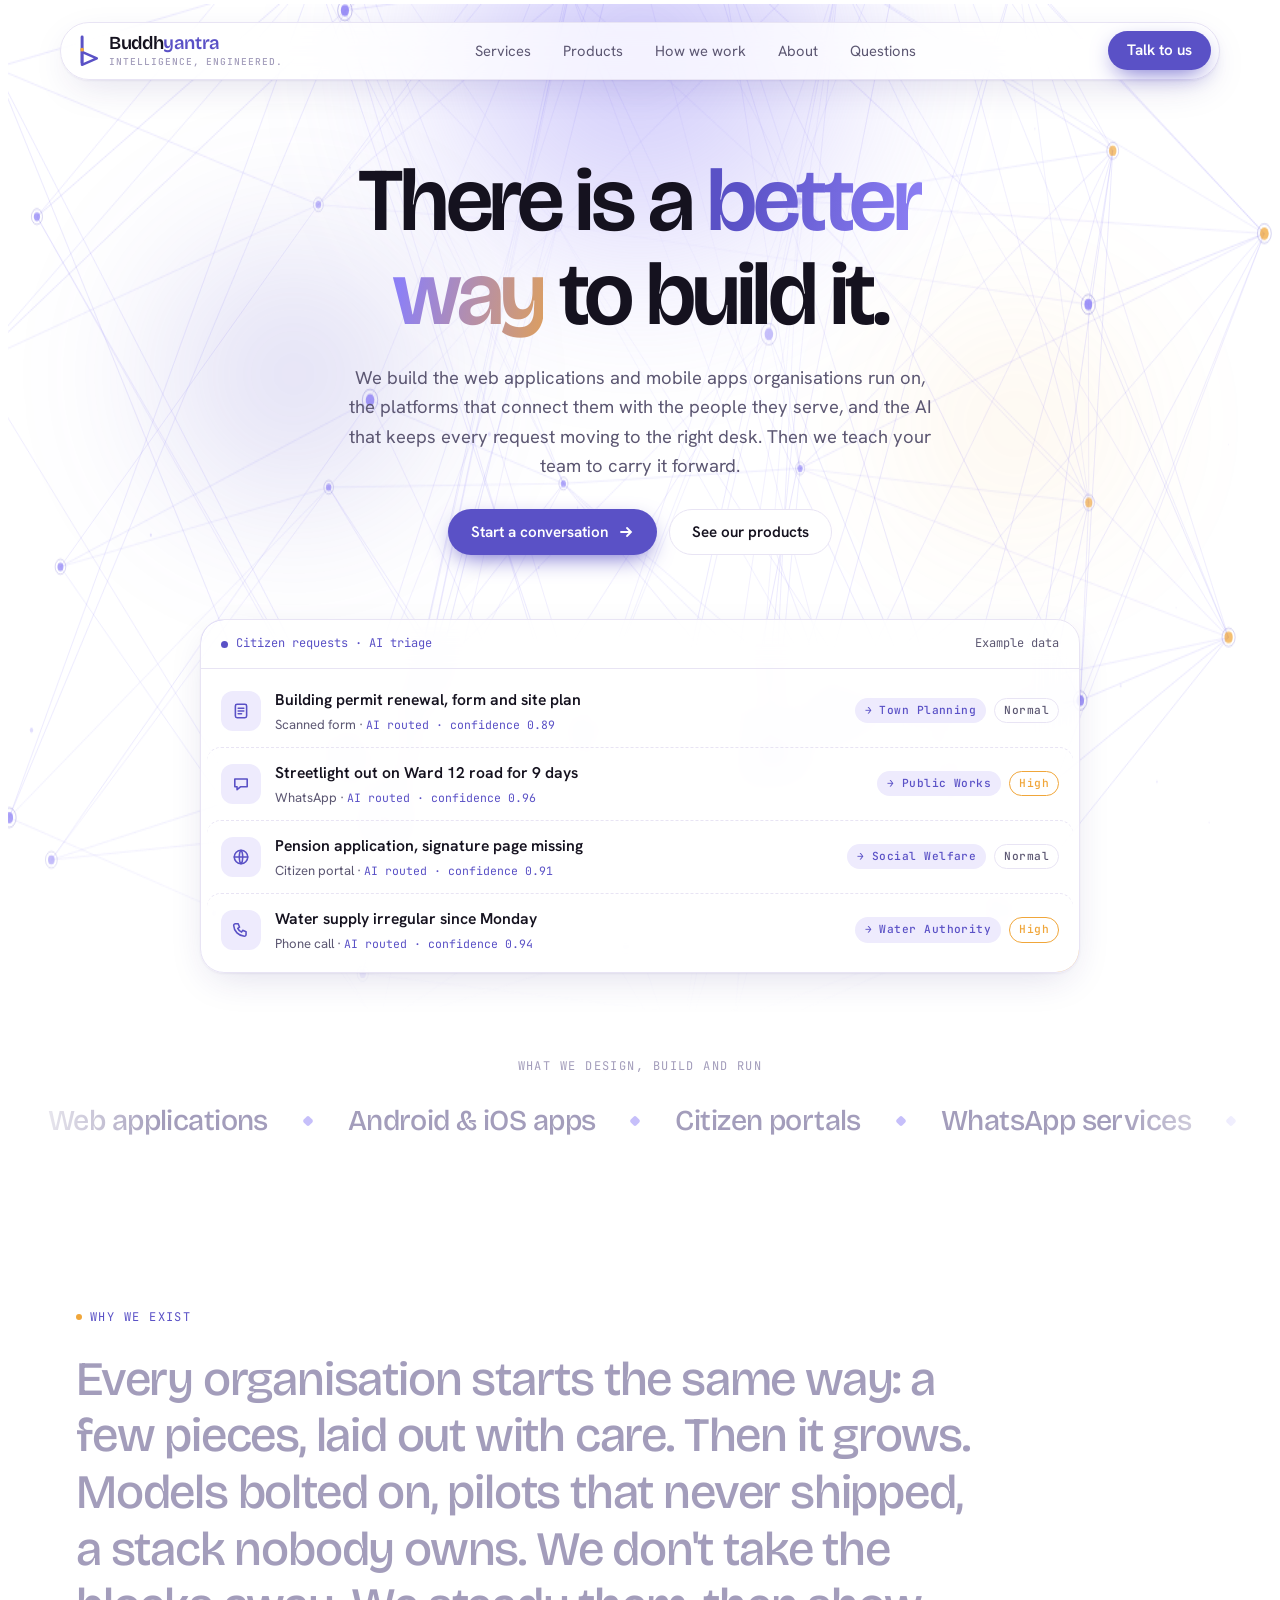
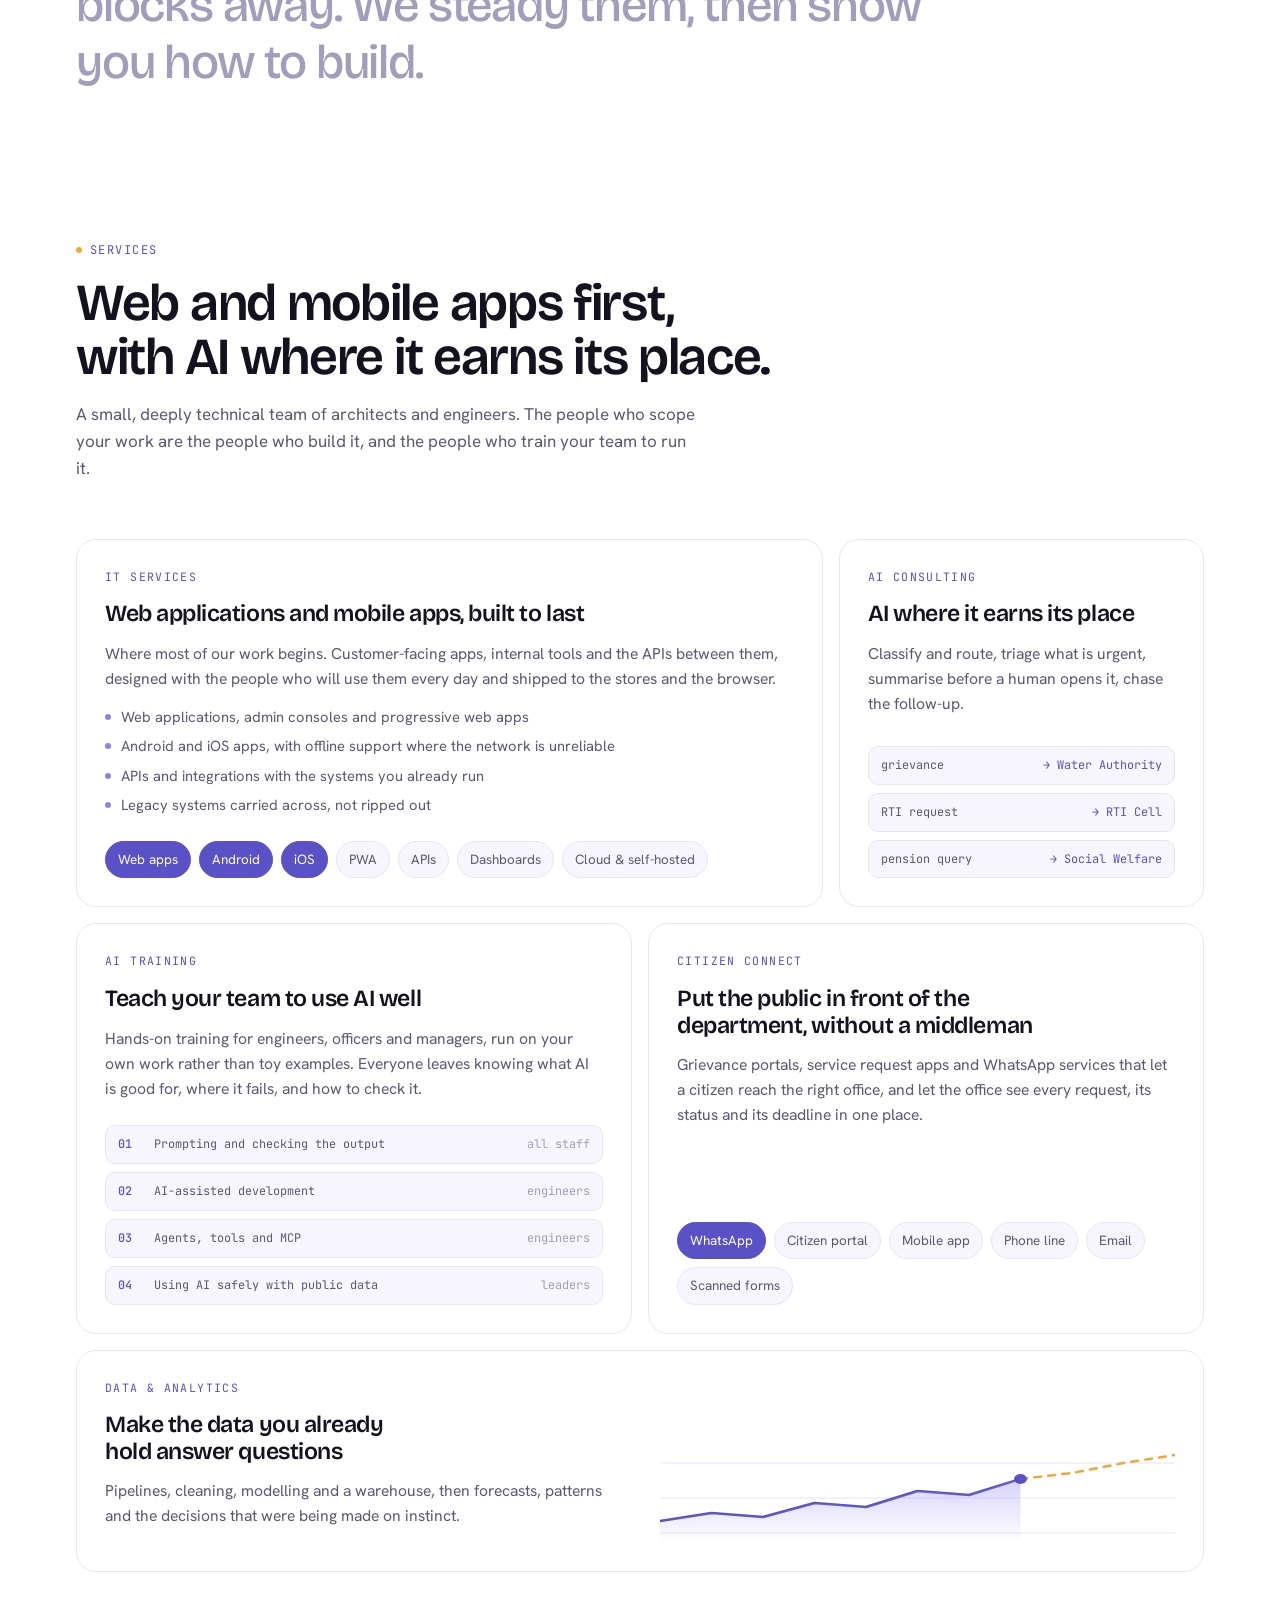
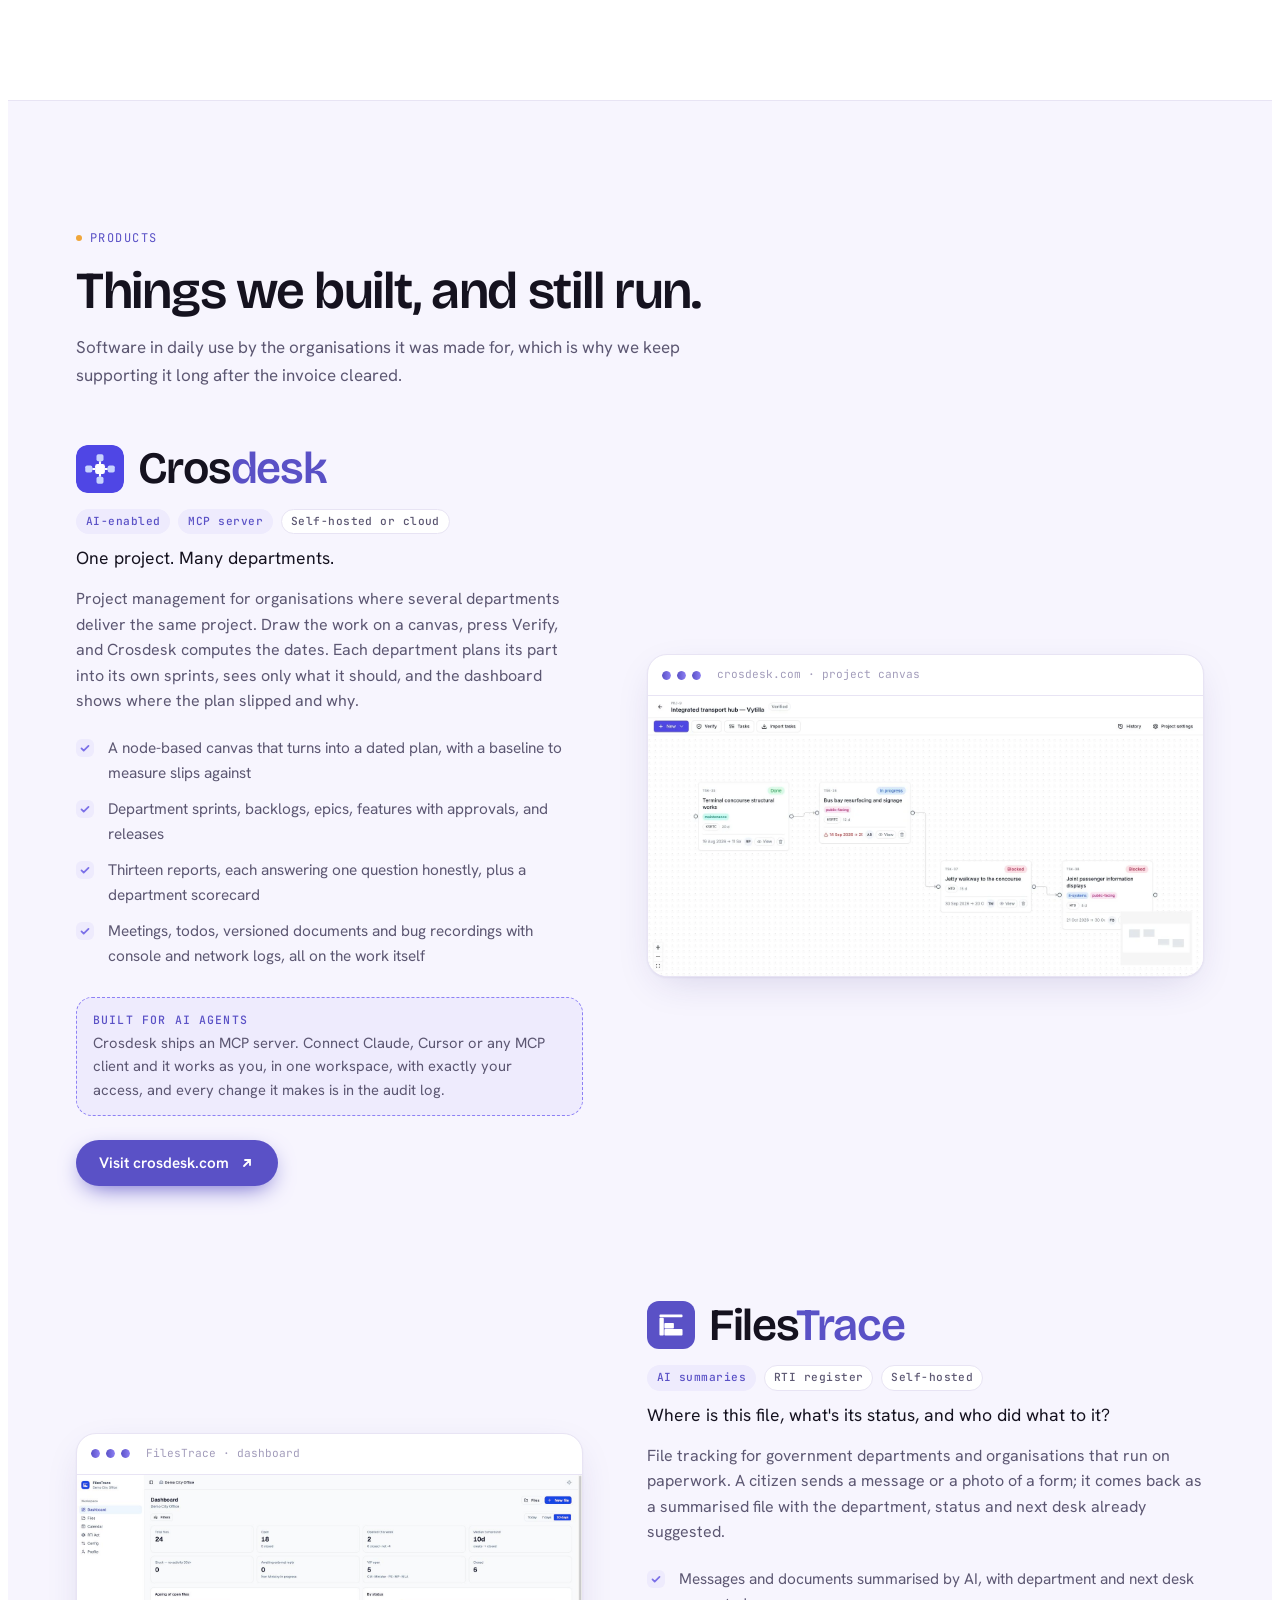
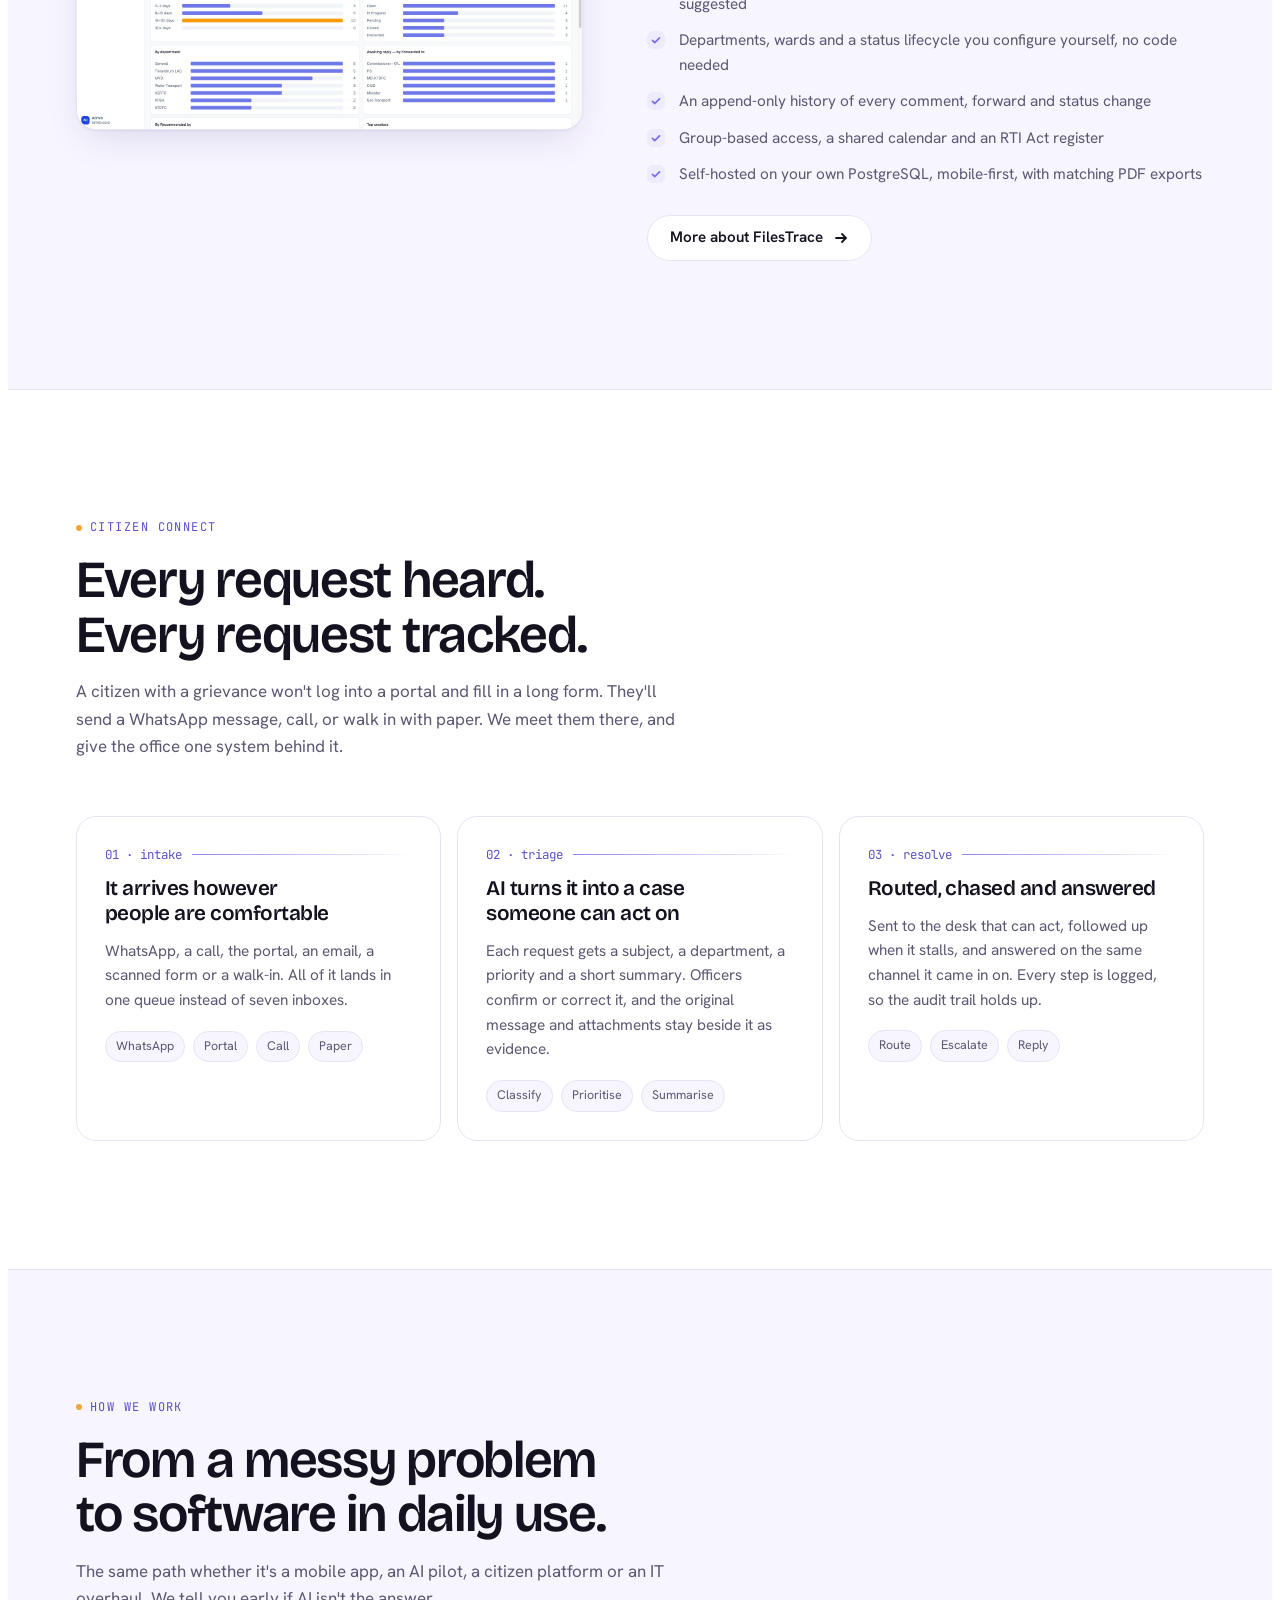
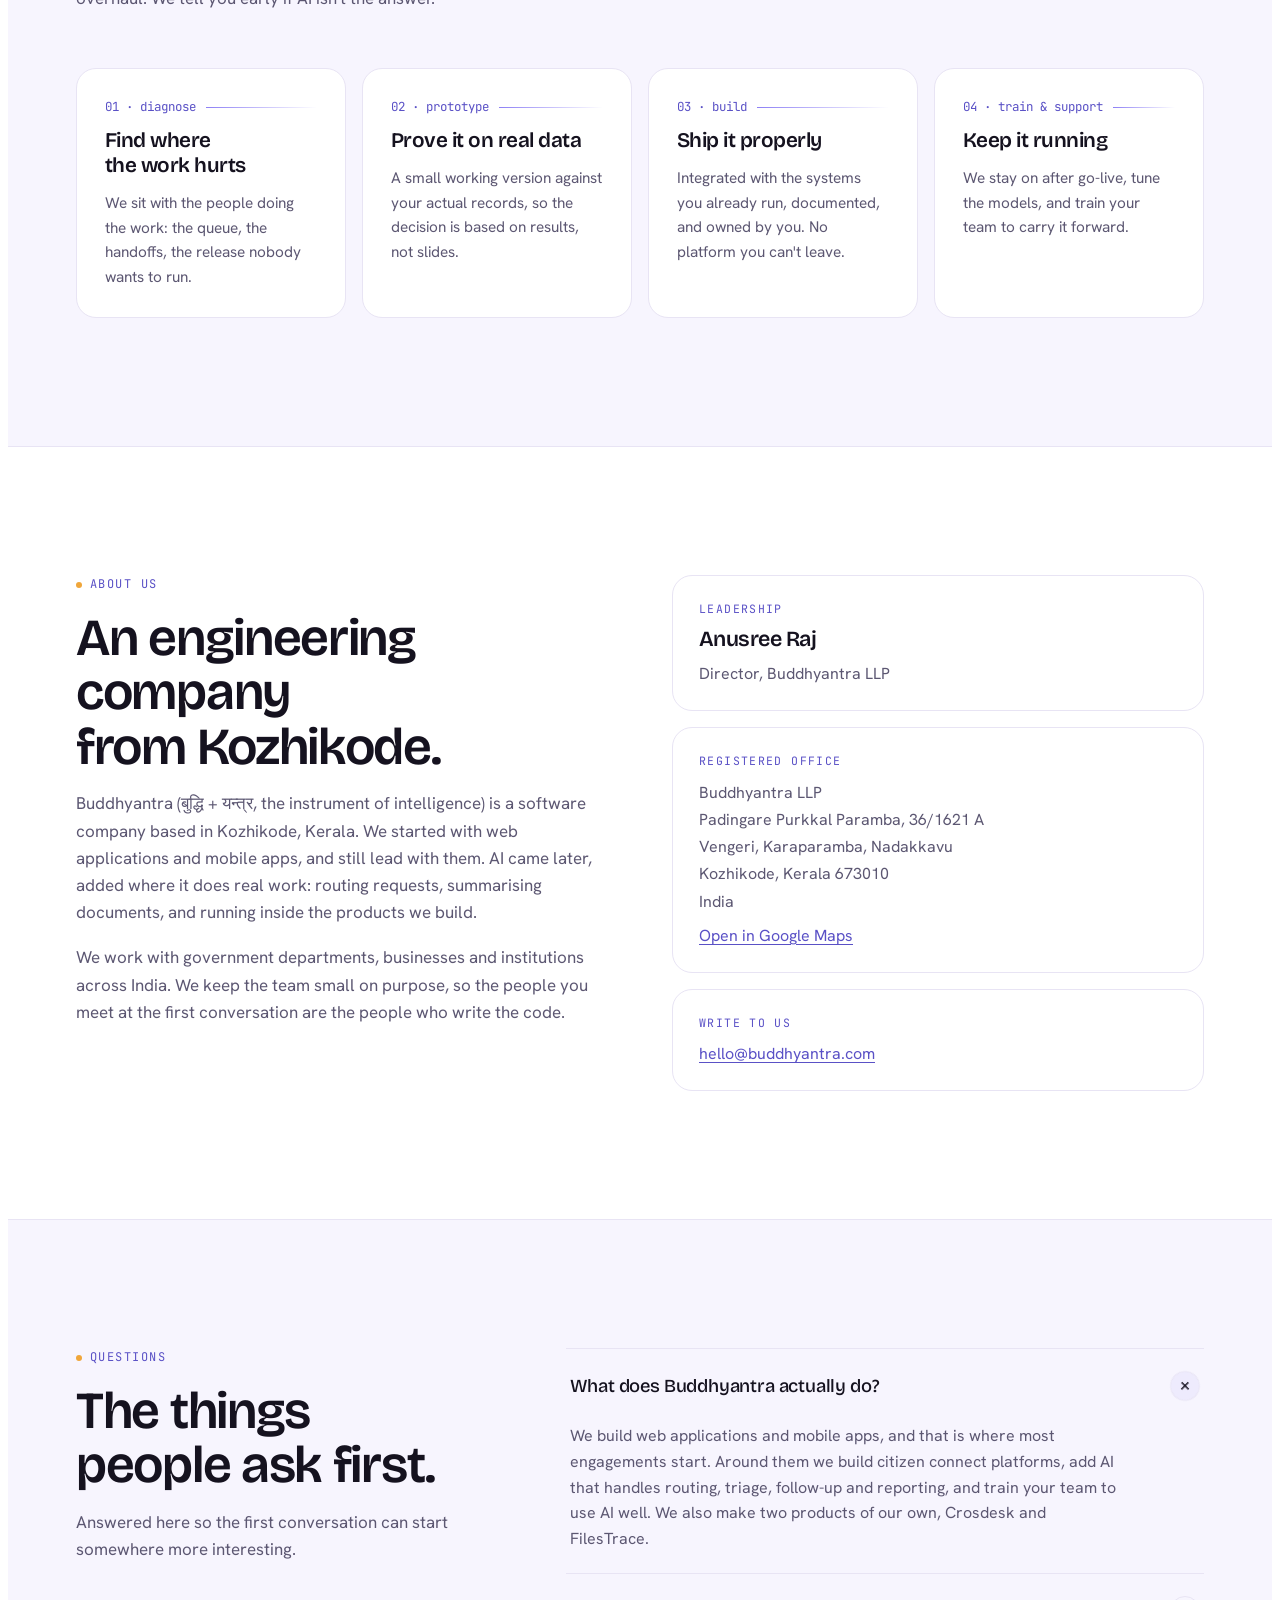
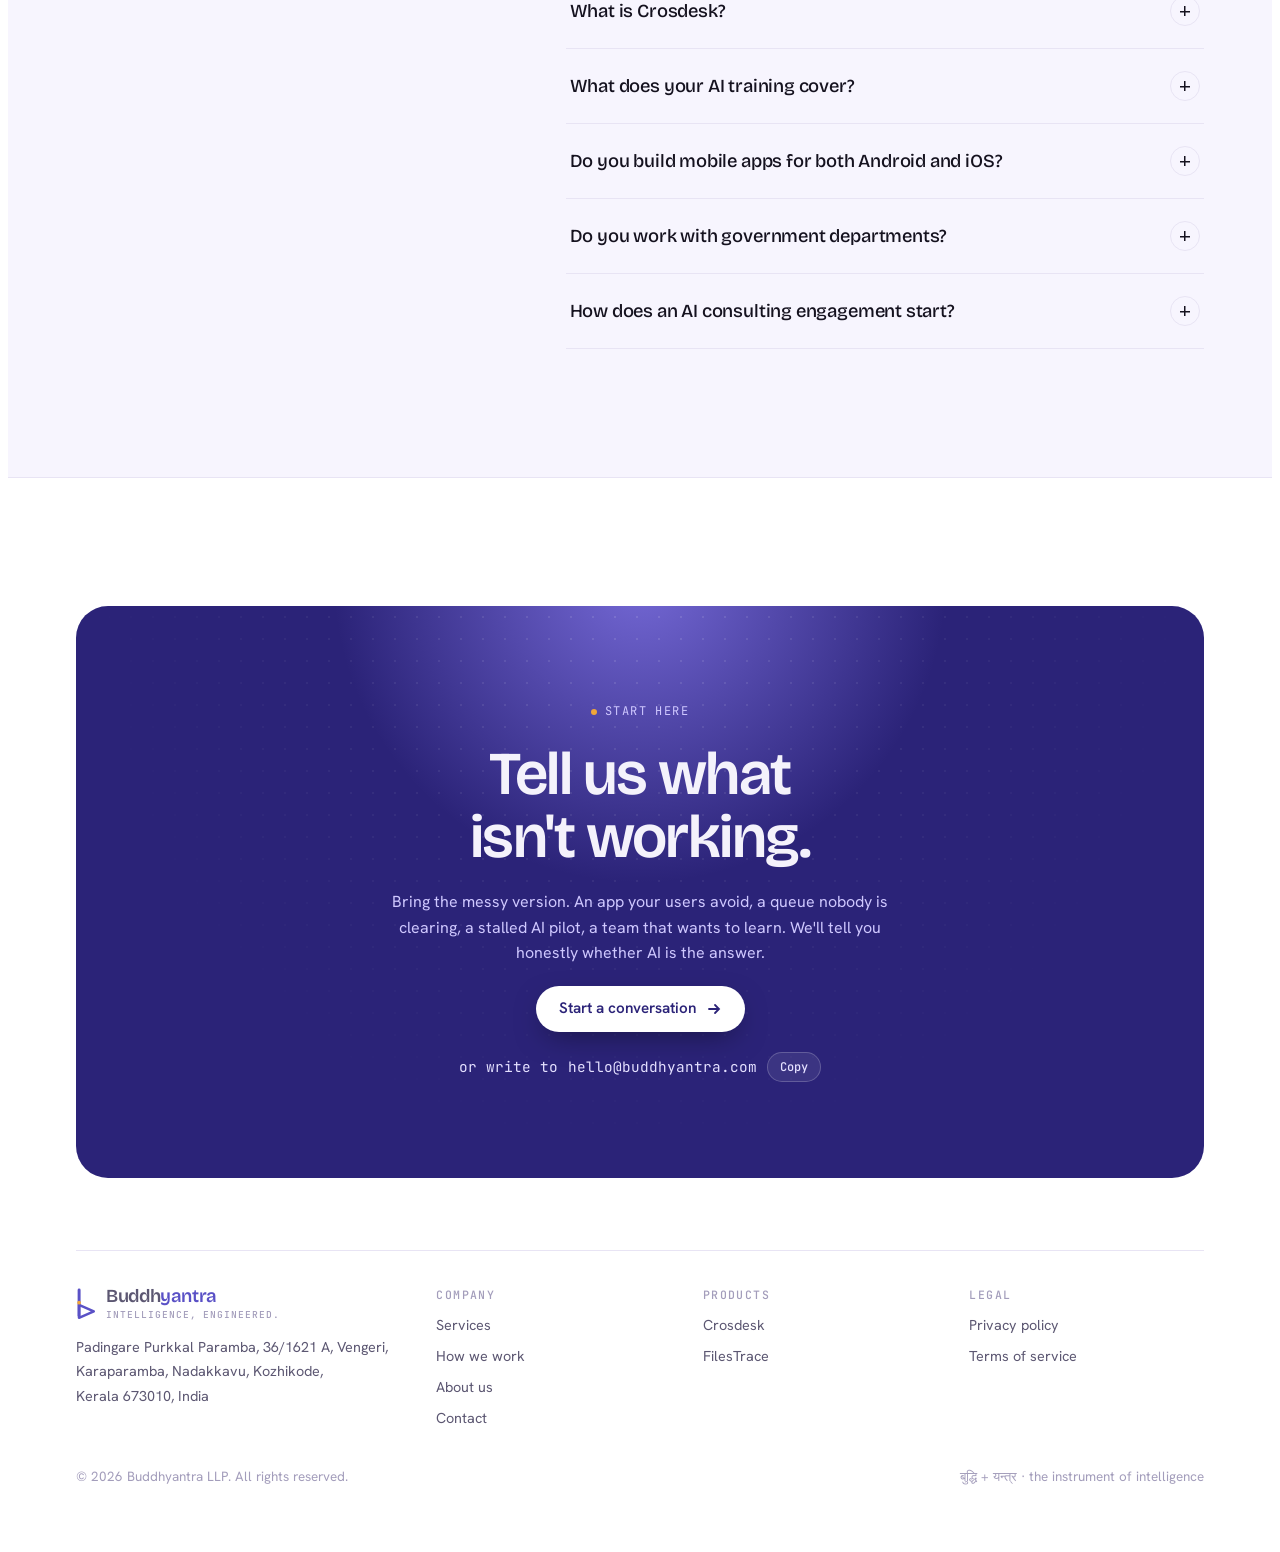
<file: index.html>
<!doctype html>
<html lang="en-IN">
<head>
<meta charset="utf-8">
<meta name="viewport" content="width=device-width, initial-scale=1, viewport-fit=cover">

<title>Buddhyantra — Web &amp; Mobile Apps, AI Consulting and AI Training</title>
<meta name="description" content="Web and mobile app development, AI consulting and AI training from Kozhikode, Kerala. Makers of Crosdesk, AI-enabled project management with MCP, and FilesTrace.">
<meta name="keywords" content="web application development, mobile app development, IT services Kerala, IT services Kozhikode, AI consulting India, AI training, AI training for teams, MCP, citizen connect platform, grievance redressal software, Crosdesk, FilesTrace, project management, custom software">
<link rel="canonical" href="https://buddhyantra.com/">
<meta name="robots" content="index, follow, max-image-preview:large, max-snippet:-1, max-video-preview:-1">
<meta name="author" content="Buddhyantra LLP">

<!-- Open Graph / Facebook / LinkedIn / WhatsApp -->
<meta property="og:type" content="website">
<meta property="og:site_name" content="Buddhyantra">
<meta property="og:url" content="https://buddhyantra.com/">
<meta property="og:title" content="Buddhyantra — Web &amp; Mobile Apps, AI Consulting and AI Training">
<meta property="og:description" content="Web and mobile applications, citizen connect platforms, AI consulting and AI training. Makers of Crosdesk and FilesTrace. Intelligence, engineered.">
<meta property="og:image" content="https://buddhyantra.com/assets/og-home.png">
<meta property="og:image:width" content="1200">
<meta property="og:image:height" content="630">
<meta property="og:image:type" content="image/png">
<meta property="og:image:alt" content="Buddhyantra — intelligence, engineered.">
<meta property="og:locale" content="en_IN">

<!-- Twitter / X -->
<meta name="twitter:card" content="summary_large_image">
<meta name="twitter:title" content="Buddhyantra — Web &amp; Mobile Apps, AI Consulting and AI Training">
<meta name="twitter:description" content="Web and mobile applications, citizen connect platforms, AI consulting and AI training. Makers of Crosdesk and FilesTrace.">
<meta name="twitter:image" content="https://buddhyantra.com/assets/og-home.png">
<meta name="twitter:image:alt" content="Buddhyantra — intelligence, engineered.">

<meta name="theme-color" content="#5A51C6">
<meta name="geo.region" content="IN-KL">
<meta name="geo.placename" content="Kozhikode">
<meta name="format-detection" content="telephone=no">
<link rel="manifest" href="/site.webmanifest">
<link rel="icon" href="/favicon.ico" sizes="16x16 32x32 48x48">
<link rel="icon" type="image/svg+xml" href="/assets/favicon.svg">
<link rel="apple-touch-icon" href="/assets/apple-touch-icon.png">
<link rel="preconnect" href="https://fonts.googleapis.com">
<link rel="preconnect" href="https://fonts.gstatic.com" crossorigin>
<link rel="stylesheet" href="https://fonts.googleapis.com/css2?family=Bricolage+Grotesque:opsz,wght@12..96,400..700&family=Hanken+Grotesk:wght@400;500;600&family=JetBrains+Mono:wght@400;500&display=swap">
<link rel="stylesheet" href="assets/css/site.css">

<script type="application/ld+json">
{
  "@context": "https://schema.org",
  "@graph": [
    {
      "@type": "Organization",
      "@id": "https://buddhyantra.com/#organization",
      "name": "Buddhyantra",
      "legalName": "Buddhyantra LLP",
      "alternateName": ["बुद्धियन्त्र"],
      "url": "https://buddhyantra.com/",
      "logo": {
        "@type": "ImageObject",
        "url": "https://buddhyantra.com/assets/buddhyantra-logo.png",
        "width": 512,
        "height": 512
      },
      "image": "https://buddhyantra.com/assets/og-home.png",
      "email": "hello@buddhyantra.com",
      "slogan": "Intelligence, engineered.",
      "brand": [{ "@type": "Brand", "name": "Crosdesk", "url": "https://crosdesk.com/" }, { "@type": "Brand", "name": "FilesTrace" }],
      "description": "Buddhyantra builds web applications and mobile apps, citizen connect platforms and the AI that runs behind them, trains teams to use AI well, and makes the Crosdesk and FilesTrace products.",
      "address": {
        "@type": "PostalAddress",
        "streetAddress": "Padingare Purkkal Paramba, 36/1621 A, Vengeri, Karaparamba, Nadakkavu",
        "addressLocality": "Kozhikode",
        "addressRegion": "Kerala",
        "postalCode": "673010",
        "addressCountry": "IN"
      },
      "employee": { "@type": "Person", "name": "Anusree Raj", "jobTitle": "Director" },
      "areaServed": { "@type": "Country", "name": "India" },
      "knowsAbout": [
        "Web application development",
        "Mobile app development",
        "AI consulting",
        "AI training",
        "Model Context Protocol",
        "Citizen connect platforms",
        "Data engineering"
      ],
      "contactPoint": {
        "@type": "ContactPoint",
        "contactType": "sales",
        "email": "hello@buddhyantra.com",
        "areaServed": "IN",
        "availableLanguage": ["English", "Malayalam", "Hindi"]
      },
      "makesOffer": [
        { "@type": "Offer", "itemOffered": { "@type": "Service", "name": "Web application development" } },
        { "@type": "Offer", "itemOffered": { "@type": "Service", "name": "Mobile app development for Android and iOS" } },
        { "@type": "Offer", "itemOffered": { "@type": "Service", "name": "AI consulting" } },
        { "@type": "Offer", "itemOffered": { "@type": "Service", "name": "AI training for teams" } },
        { "@type": "Offer", "itemOffered": { "@type": "Service", "name": "Citizen connect platforms" } },
        { "@type": "Offer", "itemOffered": { "@type": "Service", "name": "Data and analytics" } }
      ]
    },
    {
      "@type": "SoftwareApplication",
      "name": "Crosdesk",
      "url": "https://crosdesk.com/",
      "applicationCategory": "BusinessApplication",
      "operatingSystem": "Web",
      "description": "AI-enabled project management for departments that deliver together, with an MCP server so Claude Code, Cursor and other agents can work in it.",
      "publisher": { "@id": "https://buddhyantra.com/#organization" }
    },
    {
      "@type": "SoftwareApplication",
      "name": "FilesTrace",
      "url": "https://buddhyantra.com/products/filestrace.html",
      "applicationCategory": "BusinessApplication",
      "operatingSystem": "Web",
      "description": "File tracking and RTI register for government departments, with AI summaries and suggested routing.",
      "publisher": { "@id": "https://buddhyantra.com/#organization" }
    },
    {
      "@type": "WebSite",
      "@id": "https://buddhyantra.com/#website",
      "url": "https://buddhyantra.com/",
      "name": "Buddhyantra",
      "inLanguage": "en-IN",
      "publisher": {
        "@id": "https://buddhyantra.com/#organization"
      }
    },
    {
      "@type": "WebPage",
      "@id": "https://buddhyantra.com/#webpage",
      "url": "https://buddhyantra.com/",
      "name": "Buddhyantra — Web & Mobile Apps, AI Consulting and AI Training",
      "description": "Web and mobile app development, AI consulting and AI training from Kozhikode, Kerala. Makers of Crosdesk, AI-enabled project management with MCP, and FilesTrace.",
      "isPartOf": {
        "@id": "https://buddhyantra.com/#website"
      },
      "about": {
        "@id": "https://buddhyantra.com/#organization"
      },
      "primaryImageOfPage": "https://buddhyantra.com/assets/og-home.png",
      "inLanguage": "en-IN"
    },
    {
      "@type": "ProfessionalService",
      "@id": "https://buddhyantra.com/#localbusiness",
      "name": "Buddhyantra LLP",
      "url": "https://buddhyantra.com/",
      "image": "https://buddhyantra.com/assets/og-home.png",
      "logo": "https://buddhyantra.com/assets/buddhyantra-logo.png",
      "email": "hello@buddhyantra.com",
      "address": {
        "@type": "PostalAddress",
        "streetAddress": "Padingare Purkkal Paramba, 36/1621 A, Vengeri, Karaparamba, Nadakkavu",
        "addressLocality": "Kozhikode",
        "addressRegion": "Kerala",
        "postalCode": "673010",
        "addressCountry": "IN"
      },
      "areaServed": {
        "@type": "Country",
        "name": "India"
      },
      "parentOrganization": {
        "@id": "https://buddhyantra.com/#organization"
      },
      "serviceType": [
        "Web application development",
        "Mobile app development",
        "AI consulting",
        "AI training",
        "Citizen connect platforms",
        "Data and analytics"
      ]
    },
    {
      "@type": "FAQPage",
      "@id": "https://buddhyantra.com/#faq",
      "mainEntity": [
        {
          "@type": "Question",
          "name": "What does Buddhyantra actually do?",
          "acceptedAnswer": {
            "@type": "Answer",
            "text": "We build web applications and mobile apps, and that is where most engagements start. Around them we build citizen connect platforms, add AI that handles routing, triage, follow-up and reporting, and train your team to use AI well. We also make two products of our own, Crosdesk and FilesTrace."
          }
        },
        {
          "@type": "Question",
          "name": "What is Crosdesk?",
          "acceptedAnswer": {
            "@type": "Answer",
            "text": "Crosdesk is our AI-enabled project management product for organisations where several departments deliver the same project. It has an MCP server, so Claude, Cursor or any MCP client can read and update work as you, with exactly your access. You can find it at crosdesk.com."
          }
        },
        {
          "@type": "Question",
          "name": "What does your AI training cover?",
          "acceptedAnswer": {
            "@type": "Answer",
            "text": "It depends on who is in the room. For all staff: writing good prompts and checking what comes back. For engineers: AI-assisted development, agents, tools and MCP. For leaders: where AI is worth the risk, and how to handle public and personal data. Sessions are hands-on and use your own work as the material."
          }
        },
        {
          "@type": "Question",
          "name": "Do you build mobile apps for both Android and iOS?",
          "acceptedAnswer": {
            "@type": "Answer",
            "text": "Yes. We build for both stores, plus progressive web apps where an install is more than people need. Where the network is unreliable, we design the app to keep working offline and sync later."
          }
        },
        {
          "@type": "Question",
          "name": "Do you work with government departments?",
          "acceptedAnswer": {
            "@type": "Answer",
            "text": "Yes, and it is a large part of what we do. Public offices carry the hardest version of the problem: statutory deadlines and an audit trail that has to hold up. FilesTrace, our file tracking and RTI register product, came directly out of that work."
          }
        },
        {
          "@type": "Question",
          "name": "How does an AI consulting engagement start?",
          "acceptedAnswer": {
            "@type": "Answer",
            "text": "With the problem, not the model. We look at where work piles up, test a small prototype on your real data, and only then recommend a build. If a rule, a form or a better process would do the job, we'll say so."
          }
        }
      ]
    }
  ]
}
</script>
</head>
<body>

<!-- ============ NAV ============ -->
<div class="nav-shell">
  <nav class="nav" aria-label="Main">
    <a class="brand" href="#top" aria-label="Buddhyantra home">
      <svg viewBox="0 0 74 118" aria-hidden="true"><rect x="6" y="2" width="11" height="106" rx="5.5" fill="var(--violet)"/><path d="M11 62 L66 86 L11 110 Z" fill="none" stroke="var(--violet)" stroke-width="9" stroke-linejoin="round" stroke-linecap="round"/><circle cx="11.5" cy="54" r="7" fill="var(--marigold)"/></svg>
      <span class="brand-txt"><span>Buddh<em>yantra</em></span><span class="brand-tag">Intelligence, engineered.</span></span>
    </a>
    <div class="nav-links">
      <a href="#what-we-do">Services</a>
      <a href="#products">Products</a>
      <a href="#engage">How we work</a>
      <a href="#about">About</a>
      <a href="#faq">Questions</a>
    </div>
    <div class="nav-end">
      <a class="btn btn-primary" href="#talk">Talk to us</a>
      <details class="menu">
        <summary aria-label="Menu"><svg viewBox="0 0 16 16" fill="none" stroke="currentColor" stroke-width="1.6" stroke-linecap="round" aria-hidden="true"><path d="M2.5 4.5h11M2.5 8h11M2.5 11.5h11"/></svg></summary>
        <div class="menu-panel">
          <a href="#what-we-do">Services</a>
          <a href="#products">Products</a>
          <a href="#engage">How we work</a>
          <a href="#about">About</a>
          <a href="#faq">Questions</a>
        </div>
      </details>
    </div>
  </nav>
</div>

<!-- ============ HERO ============ -->
<header class="hero" id="top">
  <div class="aurora" aria-hidden="true"><i></i><i></i><i></i></div>
  <canvas id="net" aria-hidden="true"></canvas>
  <div class="wrap">
    <div class="hero-copy load-in">
      <h1>There is a <span>better way</span> to build it.</h1>
      <p class="lede">We build the web applications and mobile apps organisations run on, the platforms that connect them with the people they serve, and the AI that keeps every request moving to the right desk. Then we teach your team to carry it forward.</p>
      <div class="hero-ctas">
        <a class="btn btn-primary" href="#talk">Start a conversation
          <svg viewBox="0 0 16 16" fill="none" stroke="currentColor" stroke-width="1.8" stroke-linecap="round" aria-hidden="true"><path d="M3 8h10M9 4l4 4-4 4"/></svg></a>
        <a class="btn btn-ghost" href="#products">See our products</a>
      </div>
    </div>

    <div class="queue" aria-label="Example of an AI-triaged citizen request queue">
      <div class="q-bar"><span class="live">Citizen requests · AI triage</span><span>Example data</span></div>
      <ul class="q-list" id="queue"></ul>
    </div>
  </div>
</header>

<main>
<!-- ============ CAPABILITIES ============ -->
<section class="caps" aria-label="What we build">
  <p>What we design, build and run</p>
  <div class="marquee"><div class="marquee-track" id="marquee"></div></div>
</section>

<!-- ============ MANIFESTO ============ -->
<section class="manifesto">
  <div class="wrap">
    <span class="eyebrow">Why we exist</span>
    <p class="reveal-text" id="reveal">Every organisation starts the same way: a few pieces, laid out with care. Then it grows. Models bolted on, pilots that never shipped, a stack nobody owns. We don't take the blocks away. We steady them, then show you how to build.</p>
  </div>
</section>

<!-- ============ SERVICES ============ -->
<section class="sec" id="what-we-do" style="padding-top:0">
  <div class="wrap">
    <div class="sec-head">
      <span class="eyebrow">Services</span>
      <h2>Web and mobile apps first, with AI where it earns its place.</h2>
      <p>A small, deeply technical team of architects and engineers. The people who scope your work are the people who build it, and the people who train your team to run it.</p>
    </div>
    <div class="bento">
      <article class="card c-it">
        <span class="verb">IT services</span>
        <h3>Web applications and mobile apps, built to last</h3>
        <p>Where most of our work begins. Customer-facing apps, internal tools and the APIs between them, designed with the people who will use them every day and shipped to the stores and the browser.</p>
        <ul>
          <li>Web applications, admin consoles and progressive web apps</li>
          <li>Android and iOS apps, with offline support where the network is unreliable</li>
          <li>APIs and integrations with the systems you already run</li>
          <li>Legacy systems carried across, not ripped out</li>
        </ul>
        <div class="viz chips" aria-hidden="true">
          <span class="chip on">Web apps</span><span class="chip on">Android</span><span class="chip on">iOS</span><span class="chip">PWA</span><span class="chip">APIs</span><span class="chip">Dashboards</span><span class="chip">Cloud &amp; self-hosted</span>
        </div>
      </article>
      <article class="card c-ai">
        <span class="verb">AI consulting</span>
        <h3>AI where it earns its place</h3>
        <p>Classify and route, triage what is urgent, summarise before a human opens it, chase the follow-up.</p>
        <div class="viz route" aria-hidden="true">
          <div><span>grievance</span><span>→ Water Authority</span></div>
          <div><span>RTI request</span><span>→ RTI Cell</span></div>
          <div><span>pension query</span><span>→ Social Welfare</span></div>
        </div>
      </article>
      <article class="card c-train">
        <span class="verb">AI training</span>
        <h3>Teach your team to use AI well</h3>
        <p>Hands-on training for engineers, officers and managers, run on your own work rather than toy examples. Everyone leaves knowing what AI is good for, where it fails, and how to check it.</p>
        <div class="viz course" aria-hidden="true">
          <div><b>01</b><span>Prompting and checking the output</span><i>all staff</i></div>
          <div><b>02</b><span>AI-assisted development</span><i>engineers</i></div>
          <div><b>03</b><span>Agents, tools and MCP</span><i>engineers</i></div>
          <div><b>04</b><span>Using AI safely with public data</span><i>leaders</i></div>
        </div>
      </article>
      <article class="card c-citizen">
        <span class="verb">Citizen connect</span>
        <h3>Put the public in front of the department, without a middleman</h3>
        <p>Grievance portals, service request apps and WhatsApp services that let a citizen reach the right office, and let the office see every request, its status and its deadline in one place.</p>
        <div class="viz chips" aria-hidden="true">
          <span class="chip on">WhatsApp</span><span class="chip">Citizen portal</span><span class="chip">Mobile app</span><span class="chip">Phone line</span><span class="chip">Email</span><span class="chip">Scanned forms</span>
        </div>
      </article>
      <article class="card c-data">
        <span class="verb">Data &amp; analytics</span>
        <h3>Make the data you already hold answer questions</h3>
        <p>Pipelines, cleaning, modelling and a warehouse, then forecasts, patterns and the decisions that were being made on instinct.</p>
        <div class="viz" aria-hidden="true">
          <svg class="spark" viewBox="0 0 400 110" preserveAspectRatio="none">
            <defs><linearGradient id="sg" x1="0" y1="0" x2="0" y2="1"><stop offset="0" stop-color="var(--violet-2)" stop-opacity=".35"/><stop offset="1" stop-color="var(--violet-2)" stop-opacity="0"/></linearGradient></defs>
            <g stroke="var(--line)" stroke-width="1"><line x1="0" y1="30" x2="400" y2="30"/><line x1="0" y1="65" x2="400" y2="65"/><line x1="0" y1="100" x2="400" y2="100"/></g>
            <path d="M0 88 L40 80 L80 84 L120 70 L160 74 L200 58 L240 62 L280 46" fill="none" stroke="var(--violet)" stroke-width="2.5" stroke-linecap="round" stroke-linejoin="round"/>
            <path d="M0 88 L40 80 L80 84 L120 70 L160 74 L200 58 L240 62 L280 46 L280 110 L0 110Z" fill="url(#sg)"/>
            <path d="M280 46 L320 40 L360 30 L400 22" fill="none" stroke="var(--marigold)" stroke-width="2.5" stroke-dasharray="5 6" stroke-linecap="round"/>
            <circle cx="280" cy="46" r="5" fill="var(--violet)"/>
          </svg>
        </div>
      </article>
    </div>
  </div>
</section>

<!-- ============ PRODUCTS ============ -->
<section class="sec flow" id="products">
  <div class="wrap">
    <div class="sec-head">
      <span class="eyebrow">Products</span>
      <h2>Things we built, and still run.</h2>
      <p>Software in daily use by the organisations it was made for, which is why we keep supporting it long after the invoice cleared.</p>
    </div>

    <div class="products">
      <!-- Crosdesk -->
      <article class="product" id="crosdesk">
        <div>
          <div class="prod-head">
            <img src="assets/crosdesk/crosdesk-mark.svg" width="48" height="48" alt="">
            <h3>Cros<em>desk</em></h3>
          </div>
          <div class="badges"><span class="tag dept">AI-enabled</span><span class="tag dept">MCP server</span><span class="tag">Self-hosted or cloud</span></div>
          <p class="q">One project. Many departments.</p>
          <p class="body">Project management for organisations where several departments deliver the same project. Draw the work on a canvas, press Verify, and Crosdesk computes the dates. Each department plans its part into its own sprints, sees only what it should, and the dashboard shows where the plan slipped and why.</p>
          <ul class="ticks">
            <li>A node-based canvas that turns into a dated plan, with a baseline to measure slips against</li>
            <li>Department sprints, backlogs, epics, features with approvals, and releases</li>
            <li>Thirteen reports, each answering one question honestly, plus a department scorecard</li>
            <li>Meetings, todos, versioned documents and bug recordings with console and network logs, all on the work itself</li>
          </ul>
          <div class="mcp">
            <b>Built for AI agents</b>
            <span>Crosdesk ships an MCP server. Connect Claude, Cursor or any MCP client and it works as you, in one workspace, with exactly your access, and every change it makes is in the audit log.</span>
          </div>
          <div class="prod-ctas" style="margin-top:24px">
            <a class="btn btn-primary" href="https://crosdesk.com" target="_blank" rel="noopener">Visit crosdesk.com
              <svg viewBox="0 0 16 16" fill="none" stroke="currentColor" stroke-width="1.8" stroke-linecap="round" aria-hidden="true"><path d="M5 11l6-6M6 5h5v5"/></svg></a>
          </div>
        </div>
        <a class="shot" href="https://crosdesk.com" target="_blank" rel="noopener" aria-label="Visit crosdesk.com">
          <span class="bar" aria-hidden="true"><i></i><i></i><i></i><span>crosdesk.com · project canvas</span></span>
          <img src="assets/crosdesk/project-canvas.webp" width="1556" height="784" loading="lazy"
               alt="The Crosdesk project canvas: four verified tasks across two departments connected in sequence, each with its status, department, duration and computed dates.">
          <span class="go" aria-hidden="true">Open crosdesk.com <svg viewBox="0 0 16 16" fill="none" stroke="currentColor" stroke-width="1.8" stroke-linecap="round"><path d="M5 11l6-6M6 5h5v5"/></svg></span>
        </a>
      </article>

      <!-- FilesTrace -->
      <article class="product flip" id="filestrace">
        <div>
          <div class="prod-head">
            <span class="fmark" aria-hidden="true"><svg viewBox="0 0 104 98" fill="#FFFFFF"><rect x="12" y="13" width="80" height="9" rx="3"/><rect x="12" y="24" width="15" height="61" rx="3"/><rect x="29" y="42" width="33" height="19" rx="3"/><rect x="29" y="63" width="63" height="22" rx="3"/></svg></span>
            <h3>Files<em>Trace</em></h3>
          </div>
          <div class="badges"><span class="tag dept">AI summaries</span><span class="tag">RTI register</span><span class="tag">Self-hosted</span></div>
          <p class="q">Where is this file, what's its status, and who did what to it?</p>
          <p class="body">File tracking for government departments and organisations that run on paperwork. A citizen sends a message or a photo of a form; it comes back as a summarised file with the department, status and next desk already suggested.</p>
          <ul class="ticks">
            <li>Messages and documents summarised by AI, with department and next desk suggested</li>
            <li>Departments, wards and a status lifecycle you configure yourself, no code needed</li>
            <li>An append-only history of every comment, forward and status change</li>
            <li>Group-based access, a shared calendar and an RTI Act register</li>
            <li>Self-hosted on your own PostgreSQL, mobile-first, with matching PDF exports</li>
          </ul>
          <a class="btn btn-ghost" href="products/filestrace.html">More about FilesTrace
            <svg viewBox="0 0 16 16" fill="none" stroke="currentColor" stroke-width="1.8" stroke-linecap="round" aria-hidden="true"><path d="M3 8h10M9 4l4 4-4 4"/></svg></a>
        </div>
        <a class="shot" href="products/filestrace.html" aria-label="FilesTrace product page">
          <span class="bar" aria-hidden="true"><i></i><i></i><i></i><span>FilesTrace · dashboard</span></span>
          <img src="assets/filestrace/dashboard.jpg" width="1556" height="784" loading="lazy"
               alt="The FilesTrace dashboard: counts of total, open and closed files, median turnaround, an ageing breakdown of open files, and bars splitting files by status and department.">
          <span class="go" aria-hidden="true">More about FilesTrace <svg viewBox="0 0 16 16" fill="none" stroke="currentColor" stroke-width="1.8" stroke-linecap="round"><path d="M3 8h10M9 4l4 4-4 4"/></svg></span>
        </a>
      </article>
    </div>
  </div>
</section>

<!-- ============ CITIZEN CONNECT FLOW ============ -->
<section class="sec" id="citizen">
  <div class="wrap">
    <div class="sec-head">
      <span class="eyebrow">Citizen connect</span>
      <h2>Every request heard. Every request tracked.</h2>
      <p>A citizen with a grievance won't log into a portal and fill in a long form. They'll send a WhatsApp message, call, or walk in with paper. We meet them there, and give the office one system behind it.</p>
    </div>
    <div class="steps">
      <div class="step">
        <span class="no">01 · intake</span>
        <h3>It arrives however people are comfortable</h3>
        <p>WhatsApp, a call, the portal, an email, a scanned form or a walk-in. All of it lands in one queue instead of seven inboxes.</p>
        <div class="chips" aria-hidden="true"><span class="chip">WhatsApp</span><span class="chip">Portal</span><span class="chip">Call</span><span class="chip">Paper</span></div>
      </div>
      <div class="step">
        <span class="no">02 · triage</span>
        <h3>AI turns it into a case someone can act on</h3>
        <p>Each request gets a subject, a department, a priority and a short summary. Officers confirm or correct it, and the original message and attachments stay beside it as evidence.</p>
        <div class="chips" aria-hidden="true"><span class="chip">Classify</span><span class="chip">Prioritise</span><span class="chip">Summarise</span></div>
      </div>
      <div class="step">
        <span class="no">03 · resolve</span>
        <h3>Routed, chased and answered</h3>
        <p>Sent to the desk that can act, followed up when it stalls, and answered on the same channel it came in on. Every step is logged, so the audit trail holds up.</p>
        <div class="chips" aria-hidden="true"><span class="chip">Route</span><span class="chip">Escalate</span><span class="chip">Reply</span></div>
      </div>
    </div>
  </div>
</section>

<!-- ============ ENGAGEMENT ============ -->
<section class="sec flow" id="engage">
  <div class="wrap">
    <div class="sec-head">
      <span class="eyebrow">How we work</span>
      <h2>From a messy problem to software in daily use.</h2>
      <p>The same path whether it's a mobile app, an AI pilot, a citizen platform or an IT overhaul. We tell you early if AI isn't the answer.</p>
    </div>
    <div class="steps four">
      <div class="step"><span class="no">01 · diagnose</span><h3>Find where the work hurts</h3><p>We sit with the people doing the work: the queue, the handoffs, the release nobody wants to run.</p></div>
      <div class="step"><span class="no">02 · prototype</span><h3>Prove it on real data</h3><p>A small working version against your actual records, so the decision is based on results, not slides.</p></div>
      <div class="step"><span class="no">03 · build</span><h3>Ship it properly</h3><p>Integrated with the systems you already run, documented, and owned by you. No platform you can't leave.</p></div>
      <div class="step"><span class="no">04 · train &amp; support</span><h3>Keep it running</h3><p>We stay on after go-live, tune the models, and train your team to carry it forward.</p></div>
    </div>
  </div>
</section>

<!-- ============ ABOUT ============ -->
<section class="sec" id="about">
  <div class="wrap about">
    <div class="sec-head">
      <span class="eyebrow">About us</span>
      <h2>An engineering company from Kozhikode.</h2>
      <p>Buddhyantra (बुद्धि + यन्त्र, the instrument of intelligence) is a software company based in Kozhikode, Kerala. We started with web applications and mobile apps, and still lead with them. AI came later, added where it does real work: routing requests, summarising documents, and running inside the products we build.</p>
      <p>We work with government departments, businesses and institutions across India. We keep the team small on purpose, so the people you meet at the first conversation are the people who write the code.</p>
    </div>
    <div class="facts">
      <div class="fact">
        <span class="verb">Leadership</span>
        <h3>Anusree Raj</h3>
        <p>Director, Buddhyantra LLP</p>
      </div>
      <div class="fact">
        <span class="verb">Registered office</span>
        <address>
          Buddhyantra LLP<br>
          Padingare Purkkal Paramba, 36/1621 A<br>
          Vengeri, Karaparamba, Nadakkavu<br>
          Kozhikode, Kerala 673010<br>
          India
        </address>
        <p><a href="https://www.google.com/maps/search/?api=1&amp;query=Vengeri%2C%20Karaparamba%2C%20Kozhikode%2C%20Kerala%20673010" target="_blank" rel="noopener">Open in Google Maps</a></p>
      </div>
      <div class="fact">
        <span class="verb">Write to us</span>
        <p><a href="mailto:hello@buddhyantra.com">hello@buddhyantra.com</a></p>
      </div>
    </div>
  </div>
</section>

<!-- ============ FAQ ============ -->
<section class="sec flow" id="faq">
  <div class="wrap faq">
    <div class="sec-head">
      <span class="eyebrow">Questions</span>
      <h2>The things people ask first.</h2>
      <p>Answered here so the first conversation can start somewhere more interesting.</p>
    </div>
    <div>
      <details open><summary>What does Buddhyantra actually do?</summary>
        <p>We build web applications and mobile apps, and that is where most engagements start. Around them we build citizen connect platforms, add AI that handles routing, triage, follow-up and reporting, and train your team to use AI well. We also make two products of our own, Crosdesk and FilesTrace.</p></details>
      <details><summary>What is Crosdesk?</summary>
        <p>Crosdesk is our AI-enabled project management product for organisations where several departments deliver the same project. It has an MCP server, so Claude, Cursor or any MCP client can read and update work as you, with exactly your access. You can find it at <a href="https://crosdesk.com" target="_blank" rel="noopener">crosdesk.com</a>.</p></details>
      <details><summary>What does your AI training cover?</summary>
        <p>It depends on who is in the room. For all staff: writing good prompts and checking what comes back. For engineers: AI-assisted development, agents, tools and MCP. For leaders: where AI is worth the risk, and how to handle public and personal data. Sessions are hands-on and use your own work as the material.</p></details>
      <details><summary>Do you build mobile apps for both Android and iOS?</summary>
        <p>Yes. We build for both stores, plus progressive web apps where an install is more than people need. Where the network is unreliable, we design the app to keep working offline and sync later.</p></details>
      <details><summary>Do you work with government departments?</summary>
        <p>Yes, and it is a large part of what we do. Public offices carry the hardest version of the problem: statutory deadlines and an audit trail that has to hold up. FilesTrace, our file tracking and RTI register product, came directly out of that work.</p></details>
      <details><summary>How does an AI consulting engagement start?</summary>
        <p>With the problem, not the model. We look at where work piles up, test a small prototype on your real data, and only then recommend a build. If a rule, a form or a better process would do the job, we'll say so.</p></details>
    </div>
  </div>
</section>

<!-- ============ CTA ============ -->
<section id="talk" class="sec" style="padding-bottom:24px">
  <div class="wrap">
    <div class="cta">
      <span class="eyebrow">Start here</span>
      <h2>Tell us what isn't working.</h2>
      <p>Bring the messy version. An app your users avoid, a queue nobody is clearing, a stalled AI pilot, a team that wants to learn. We'll tell you honestly whether AI is the answer.</p>
      <a class="btn btn-primary" href="mailto:hello@buddhyantra.com?subject=Starting%20a%20conversation">Start a conversation
        <svg viewBox="0 0 16 16" fill="none" stroke="currentColor" stroke-width="1.8" stroke-linecap="round" aria-hidden="true"><path d="M3 8h10M9 4l4 4-4 4"/></svg></a>
      <div class="mail"><span>or write to</span><span id="mail-addr">hello@buddhyantra.com</span><button type="button" id="copy">Copy</button></div>
    </div>
  </div>
</section>
</main>

<footer>
  <div class="wrap">
    <div class="foot-grid">
      <div>
        <a class="brand" href="#top">
          <svg viewBox="0 0 74 118" aria-hidden="true"><rect x="6" y="2" width="11" height="106" rx="5.5" fill="var(--violet)"/><path d="M11 62 L66 86 L11 110 Z" fill="none" stroke="var(--violet)" stroke-width="9" stroke-linejoin="round" stroke-linecap="round"/><circle cx="11.5" cy="54" r="7" fill="var(--marigold)"/></svg>
          <span class="brand-txt"><span>Buddh<em>yantra</em></span><span class="brand-tag">Intelligence, engineered.</span></span>
        </a>
        <address>Padingare Purkkal Paramba, 36/1621 A, Vengeri,<br>Karaparamba, Nadakkavu, Kozhikode,<br>Kerala 673010, India</address>
      </div>
      <div>
        <h4>Company</h4>
        <ul><li><a href="#what-we-do">Services</a></li><li><a href="#engage">How we work</a></li><li><a href="#about">About us</a></li><li><a href="mailto:hello@buddhyantra.com">Contact</a></li></ul>
      </div>
      <div>
        <h4>Products</h4>
        <ul><li><a href="https://crosdesk.com" target="_blank" rel="noopener">Crosdesk</a></li><li><a href="products/filestrace.html">FilesTrace</a></li></ul>
      </div>
      <div>
        <h4>Legal</h4>
        <ul><li><a href="privacy.html">Privacy policy</a></li><li><a href="terms.html">Terms of service</a></li></ul>
      </div>
    </div>
    <div class="foot-base"><span>© 2026 Buddhyantra LLP. All rights reserved.</span><span>बुद्धि + यन्त्र · the instrument of intelligence</span></div>
  </div>
</footer>

<script src="assets/js/home.js"></script>
</body>
</html>
</file>
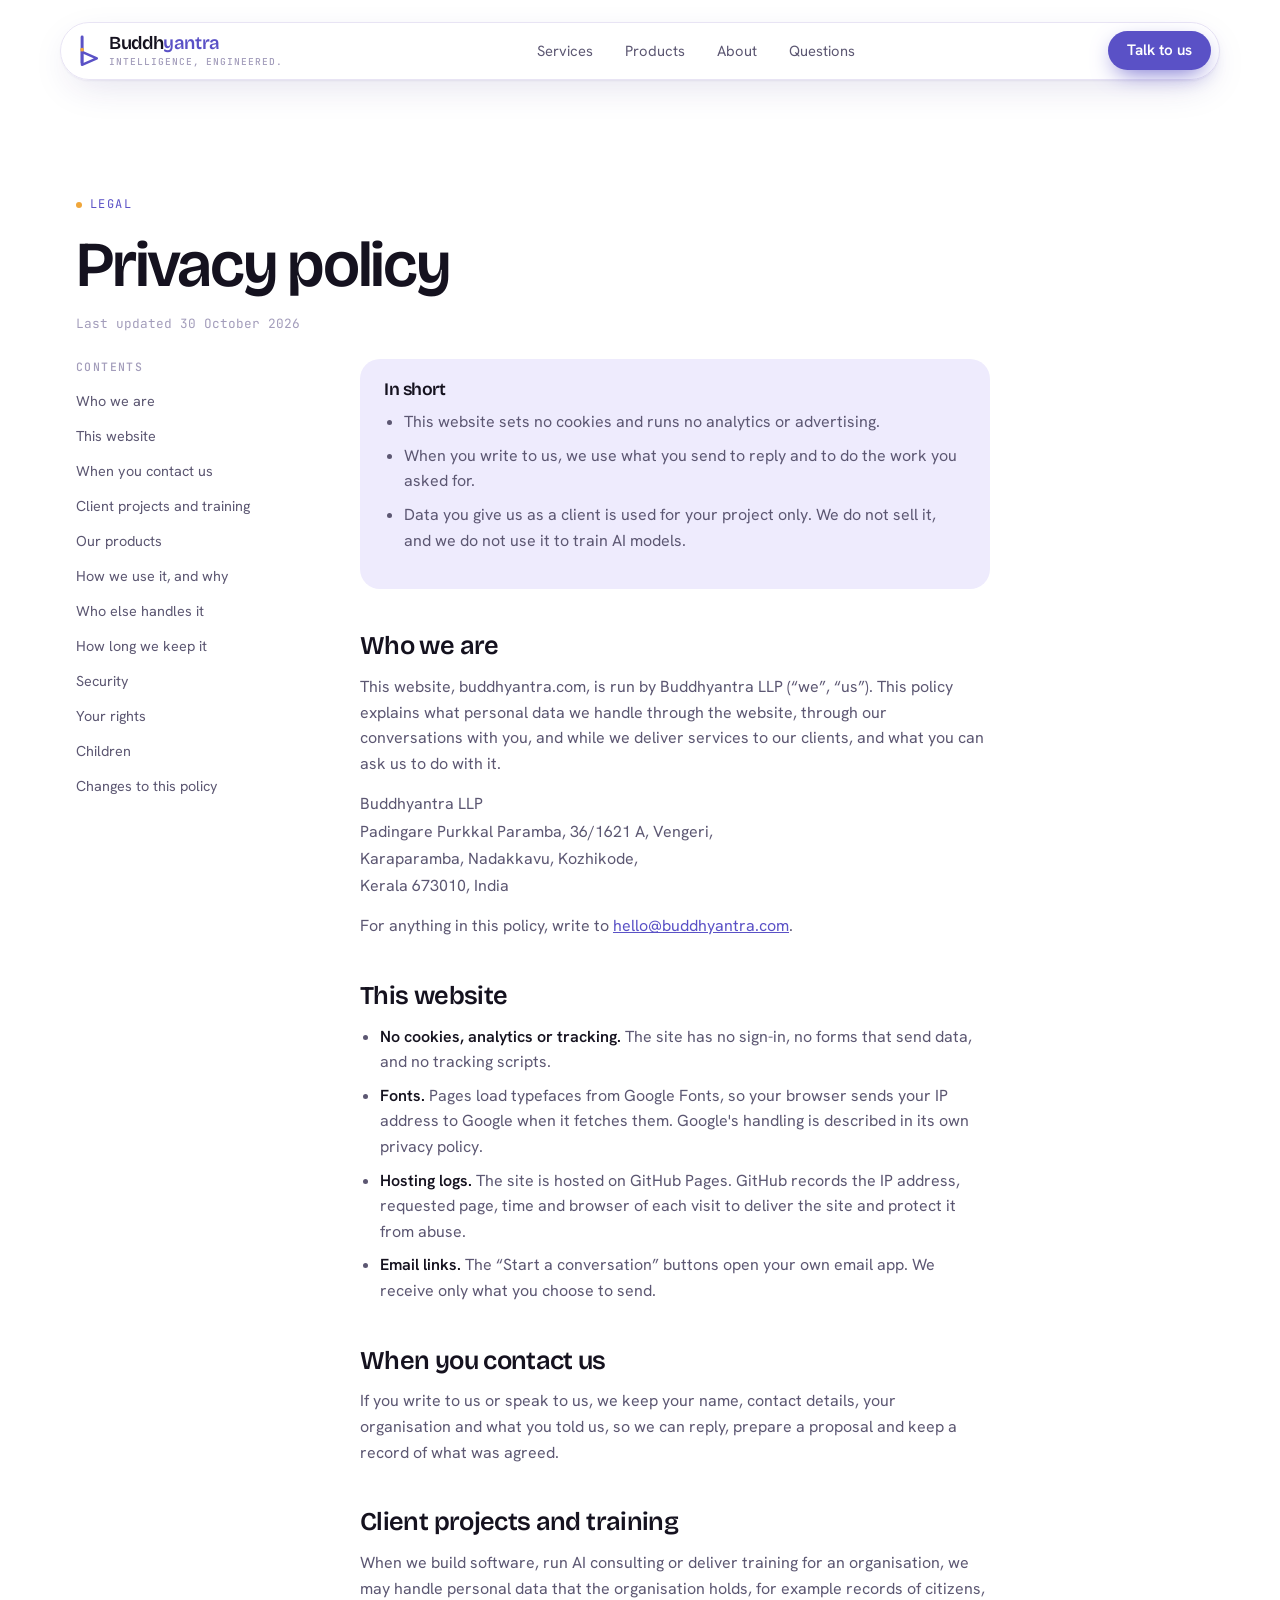
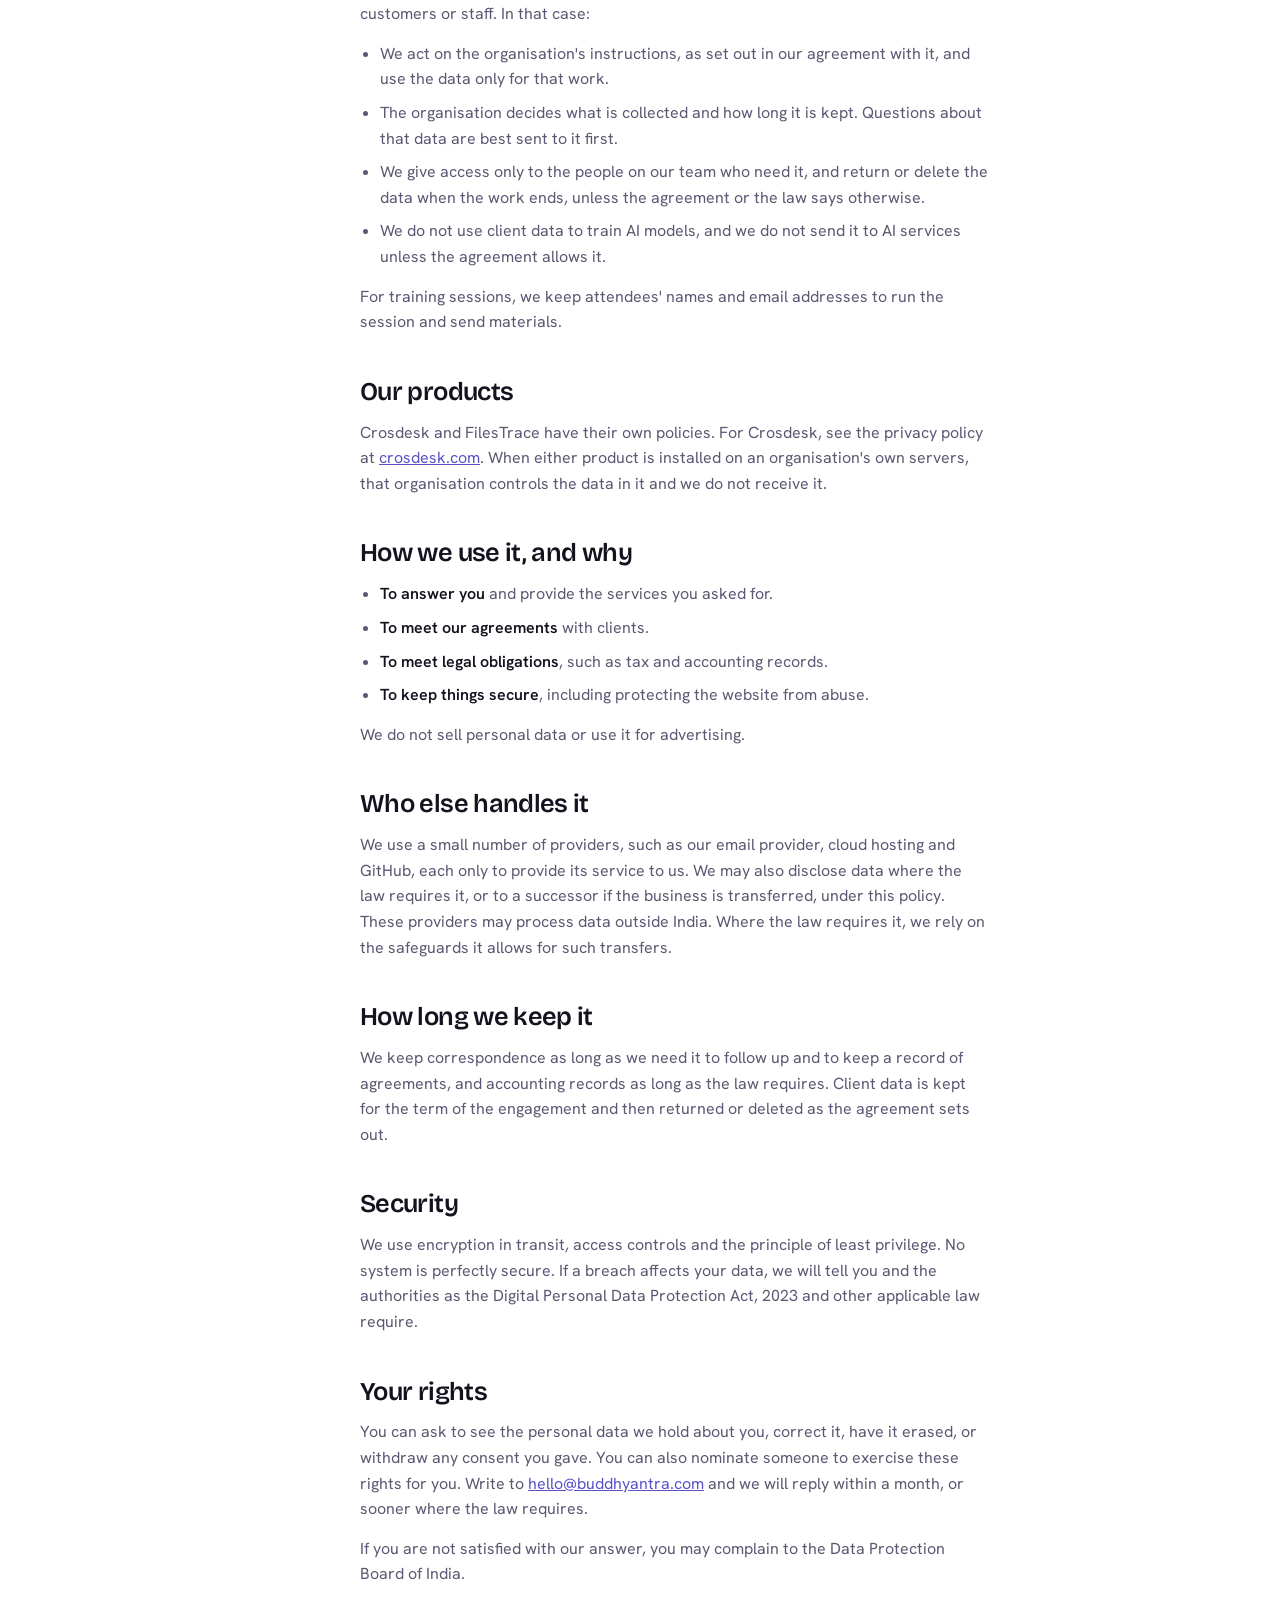
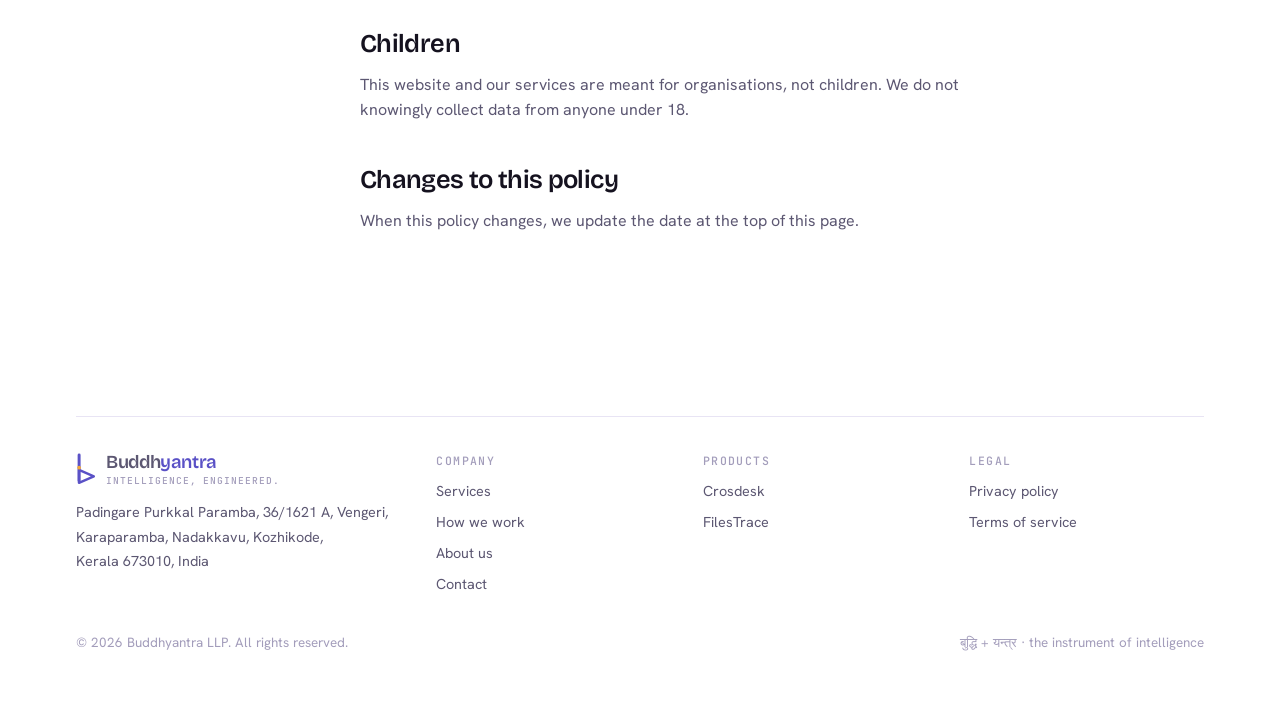
<file: privacy.html>
<!doctype html>
<html lang="en-IN">
<head>
<meta charset="utf-8">
<meta name="viewport" content="width=device-width, initial-scale=1, viewport-fit=cover">
<title>Privacy policy — Buddhyantra</title>
<meta name="description" content="How Buddhyantra LLP handles personal data on buddhyantra.com, in client projects and in training.">
<link rel="canonical" href="https://buddhyantra.com/privacy.html">
<meta name="robots" content="index, follow">
<meta name="theme-color" content="#5A51C6">
<meta name="author" content="Buddhyantra LLP">
<meta property="og:type" content="website">
<meta property="og:site_name" content="Buddhyantra">
<meta property="og:url" content="https://buddhyantra.com/privacy.html">
<meta property="og:title" content="Privacy policy — Buddhyantra">
<meta property="og:description" content="How Buddhyantra LLP handles personal data on buddhyantra.com, in client projects and in training.">
<meta property="og:image" content="https://buddhyantra.com/assets/og-home.png">
<meta property="og:image:width" content="1200">
<meta property="og:image:height" content="630">
<meta property="og:locale" content="en_IN">
<meta name="twitter:card" content="summary_large_image">
<meta name="twitter:title" content="Privacy policy — Buddhyantra">
<meta name="twitter:description" content="How Buddhyantra LLP handles personal data on buddhyantra.com, in client projects and in training.">
<meta name="twitter:image" content="https://buddhyantra.com/assets/og-home.png">
<link rel="manifest" href="/site.webmanifest">
<script type="application/ld+json">
{
  "@context": "https://schema.org",
  "@graph": [
    {
      "@type": "WebPage",
      "@id": "https://buddhyantra.com/privacy.html",
      "url": "https://buddhyantra.com/privacy.html",
      "name": "Privacy policy — Buddhyantra",
      "description": "How Buddhyantra LLP handles personal data on buddhyantra.com, in client projects and in training.",
      "inLanguage": "en-IN",
      "dateModified": "2026-10-30",
      "publisher": {
        "@id": "https://buddhyantra.com/#organization"
      }
    },
    {
      "@type": "BreadcrumbList",
      "itemListElement": [
        {
          "@type": "ListItem",
          "position": 1,
          "name": "Home",
          "item": "https://buddhyantra.com/"
        },
        {
          "@type": "ListItem",
          "position": 2,
          "name": "Privacy policy",
          "item": "https://buddhyantra.com/privacy.html"
        }
      ]
    }
  ]
}
</script>
<link rel="icon" href="/favicon.ico" sizes="16x16 32x32 48x48">
<link rel="icon" type="image/svg+xml" href="/assets/favicon.svg">
<link rel="apple-touch-icon" href="/assets/apple-touch-icon.png">
<link rel="preconnect" href="https://fonts.googleapis.com">
<link rel="preconnect" href="https://fonts.gstatic.com" crossorigin>
<link rel="stylesheet" href="https://fonts.googleapis.com/css2?family=Bricolage+Grotesque:opsz,wght@12..96,400..700&family=Hanken+Grotesk:wght@400;500;600&family=JetBrains+Mono:wght@400;500&display=swap">
<link rel="stylesheet" href="assets/css/site.css">
</head>
<body>

<div class="nav-shell">
  <nav class="nav" aria-label="Main">
    <a class="brand" href="index.html" aria-label="Buddhyantra home">
      <svg viewBox="0 0 74 118" aria-hidden="true"><rect x="6" y="2" width="11" height="106" rx="5.5" fill="var(--violet)"/><path d="M11 62 L66 86 L11 110 Z" fill="none" stroke="var(--violet)" stroke-width="9" stroke-linejoin="round" stroke-linecap="round"/><circle cx="11.5" cy="54" r="7" fill="var(--marigold)"/></svg>
      <span class="brand-txt"><span>Buddh<em>yantra</em></span><span class="brand-tag">Intelligence, engineered.</span></span>
    </a>
    <div class="nav-links"><a href="index.html#what-we-do">Services</a><a href="index.html#products">Products</a><a href="index.html#about">About</a><a href="index.html#faq">Questions</a></div>
    <div class="nav-end">
      <a class="btn btn-primary" href="index.html#talk">Talk to us</a>
      <details class="menu">
        <summary aria-label="Menu"><svg viewBox="0 0 16 16" fill="none" stroke="currentColor" stroke-width="1.6" stroke-linecap="round" aria-hidden="true"><path d="M2.5 4.5h11M2.5 8h11M2.5 11.5h11"/></svg></summary>
        <div class="menu-panel"><a href="index.html#what-we-do">Services</a><a href="index.html#products">Products</a><a href="index.html#about">About</a><a href="index.html#faq">Questions</a></div>
      </details>
    </div>
  </nav>
</div>

<main>
<header class="legal-hero">
  <div class="wrap">
    <span class="eyebrow">Legal</span>
    <h1>Privacy policy</h1>
    <p class="updated">Last updated 30 October 2026</p>
  </div>
</header>
<div class="wrap legal">
  <nav class="toc" aria-label="Contents"><b>Contents</b><a href="#who">Who we are</a><a href="#website">This website</a><a href="#contact">When you contact us</a><a href="#clients">Client projects and training</a><a href="#products">Our products</a><a href="#use">How we use it, and why</a><a href="#sharing">Who else handles it</a><a href="#retention">How long we keep it</a><a href="#security">Security</a><a href="#rights">Your rights</a><a href="#children">Children</a><a href="#changes">Changes to this policy</a></nav>
  <article class="prose">
    <div class="short">
      <h2>In short</h2>
      <ul>
        <li>This website sets no cookies and runs no analytics or advertising.</li>
        <li>When you write to us, we use what you send to reply and to do the work you asked for.</li>
        <li>Data you give us as a client is used for your project only. We do not sell it, and we do not use it to train AI models.</li>
      </ul>
    </div>

    <h2 id="who">Who we are</h2>
    <p>This website, buddhyantra.com, is run by Buddhyantra LLP (“we”, “us”). This policy explains what personal data we handle through the website, through our conversations with you, and while we deliver services to our clients, and what you can ask us to do with it.</p>
    <address>Buddhyantra LLP<br>Padingare Purkkal Paramba, 36/1621 A, Vengeri,<br>Karaparamba, Nadakkavu, Kozhikode,<br>Kerala 673010, India</address>
    <p>For anything in this policy, write to <a href="mailto:hello@buddhyantra.com">hello@buddhyantra.com</a>.</p>

    <h2 id="website">This website</h2>
    <ul>
      <li><strong>No cookies, analytics or tracking.</strong> The site has no sign-in, no forms that send data, and no tracking scripts.</li>
      <li><strong>Fonts.</strong> Pages load typefaces from Google Fonts, so your browser sends your IP address to Google when it fetches them. Google's handling is described in its own privacy policy.</li>
      <li><strong>Hosting logs.</strong> The site is hosted on GitHub Pages. GitHub records the IP address, requested page, time and browser of each visit to deliver the site and protect it from abuse.</li>
      <li><strong>Email links.</strong> The “Start a conversation” buttons open your own email app. We receive only what you choose to send.</li>
    </ul>

    <h2 id="contact">When you contact us</h2>
    <p>If you write to us or speak to us, we keep your name, contact details, your organisation and what you told us, so we can reply, prepare a proposal and keep a record of what was agreed.</p>

    <h2 id="clients">Client projects and training</h2>
    <p>When we build software, run AI consulting or deliver training for an organisation, we may handle personal data that the organisation holds, for example records of citizens, customers or staff. In that case:</p>
    <ul>
      <li>We act on the organisation's instructions, as set out in our agreement with it, and use the data only for that work.</li>
      <li>The organisation decides what is collected and how long it is kept. Questions about that data are best sent to it first.</li>
      <li>We give access only to the people on our team who need it, and return or delete the data when the work ends, unless the agreement or the law says otherwise.</li>
      <li>We do not use client data to train AI models, and we do not send it to AI services unless the agreement allows it.</li>
    </ul>
    <p>For training sessions, we keep attendees' names and email addresses to run the session and send materials.</p>

    <h2 id="products">Our products</h2>
    <p>Crosdesk and FilesTrace have their own policies. For Crosdesk, see the privacy policy at <a href="https://crosdesk.com/privacy.html" target="_blank" rel="noopener">crosdesk.com</a>. When either product is installed on an organisation's own servers, that organisation controls the data in it and we do not receive it.</p>

    <h2 id="use">How we use it, and why</h2>
    <ul>
      <li><strong>To answer you</strong> and provide the services you asked for.</li>
      <li><strong>To meet our agreements</strong> with clients.</li>
      <li><strong>To meet legal obligations</strong>, such as tax and accounting records.</li>
      <li><strong>To keep things secure</strong>, including protecting the website from abuse.</li>
    </ul>
    <p>We do not sell personal data or use it for advertising.</p>

    <h2 id="sharing">Who else handles it</h2>
    <p>We use a small number of providers, such as our email provider, cloud hosting and GitHub, each only to provide its service to us. We may also disclose data where the law requires it, or to a successor if the business is transferred, under this policy. These providers may process data outside India. Where the law requires it, we rely on the safeguards it allows for such transfers.</p>

    <h2 id="retention">How long we keep it</h2>
    <p>We keep correspondence as long as we need it to follow up and to keep a record of agreements, and accounting records as long as the law requires. Client data is kept for the term of the engagement and then returned or deleted as the agreement sets out.</p>

    <h2 id="security">Security</h2>
    <p>We use encryption in transit, access controls and the principle of least privilege. No system is perfectly secure. If a breach affects your data, we will tell you and the authorities as the Digital Personal Data Protection Act, 2023 and other applicable law require.</p>

    <h2 id="rights">Your rights</h2>
    <p>You can ask to see the personal data we hold about you, correct it, have it erased, or withdraw any consent you gave. You can also nominate someone to exercise these rights for you. Write to <a href="mailto:hello@buddhyantra.com">hello@buddhyantra.com</a> and we will reply within a month, or sooner where the law requires.</p>
    <p>If you are not satisfied with our answer, you may complain to the Data Protection Board of India.</p>

    <h2 id="children">Children</h2>
    <p>This website and our services are meant for organisations, not children. We do not knowingly collect data from anyone under 18.</p>

    <h2 id="changes">Changes to this policy</h2>
    <p>When this policy changes, we update the date at the top of this page.</p>

  </article>
</div>
</main>

<footer>
  <div class="wrap">
    <div class="foot-grid">
      <div>
        <a class="brand" href="index.html">
          <svg viewBox="0 0 74 118" aria-hidden="true"><rect x="6" y="2" width="11" height="106" rx="5.5" fill="var(--violet)"/><path d="M11 62 L66 86 L11 110 Z" fill="none" stroke="var(--violet)" stroke-width="9" stroke-linejoin="round" stroke-linecap="round"/><circle cx="11.5" cy="54" r="7" fill="var(--marigold)"/></svg>
      <span class="brand-txt"><span>Buddh<em>yantra</em></span><span class="brand-tag">Intelligence, engineered.</span></span>
        </a>
        <address>Padingare Purkkal Paramba, 36/1621 A, Vengeri,<br>Karaparamba, Nadakkavu, Kozhikode,<br>Kerala 673010, India</address>
      </div>
      <div>
        <h4>Company</h4>
        <ul><li><a href="index.html#what-we-do">Services</a></li><li><a href="index.html#engage">How we work</a></li><li><a href="index.html#about">About us</a></li><li><a href="mailto:hello@buddhyantra.com">Contact</a></li></ul>
      </div>
      <div>
        <h4>Products</h4>
        <ul><li><a href="https://crosdesk.com" target="_blank" rel="noopener">Crosdesk</a></li><li><a href="products/filestrace.html">FilesTrace</a></li></ul>
      </div>
      <div>
        <h4>Legal</h4>
        <ul><li><a href="privacy.html">Privacy policy</a></li><li><a href="terms.html">Terms of service</a></li></ul>
      </div>
    </div>
    <div class="foot-base"><span>© 2026 Buddhyantra LLP. All rights reserved.</span><span>बुद्धि + यन्त्र · the instrument of intelligence</span></div>
  </div>
</footer>
</body>
</html>
</file>
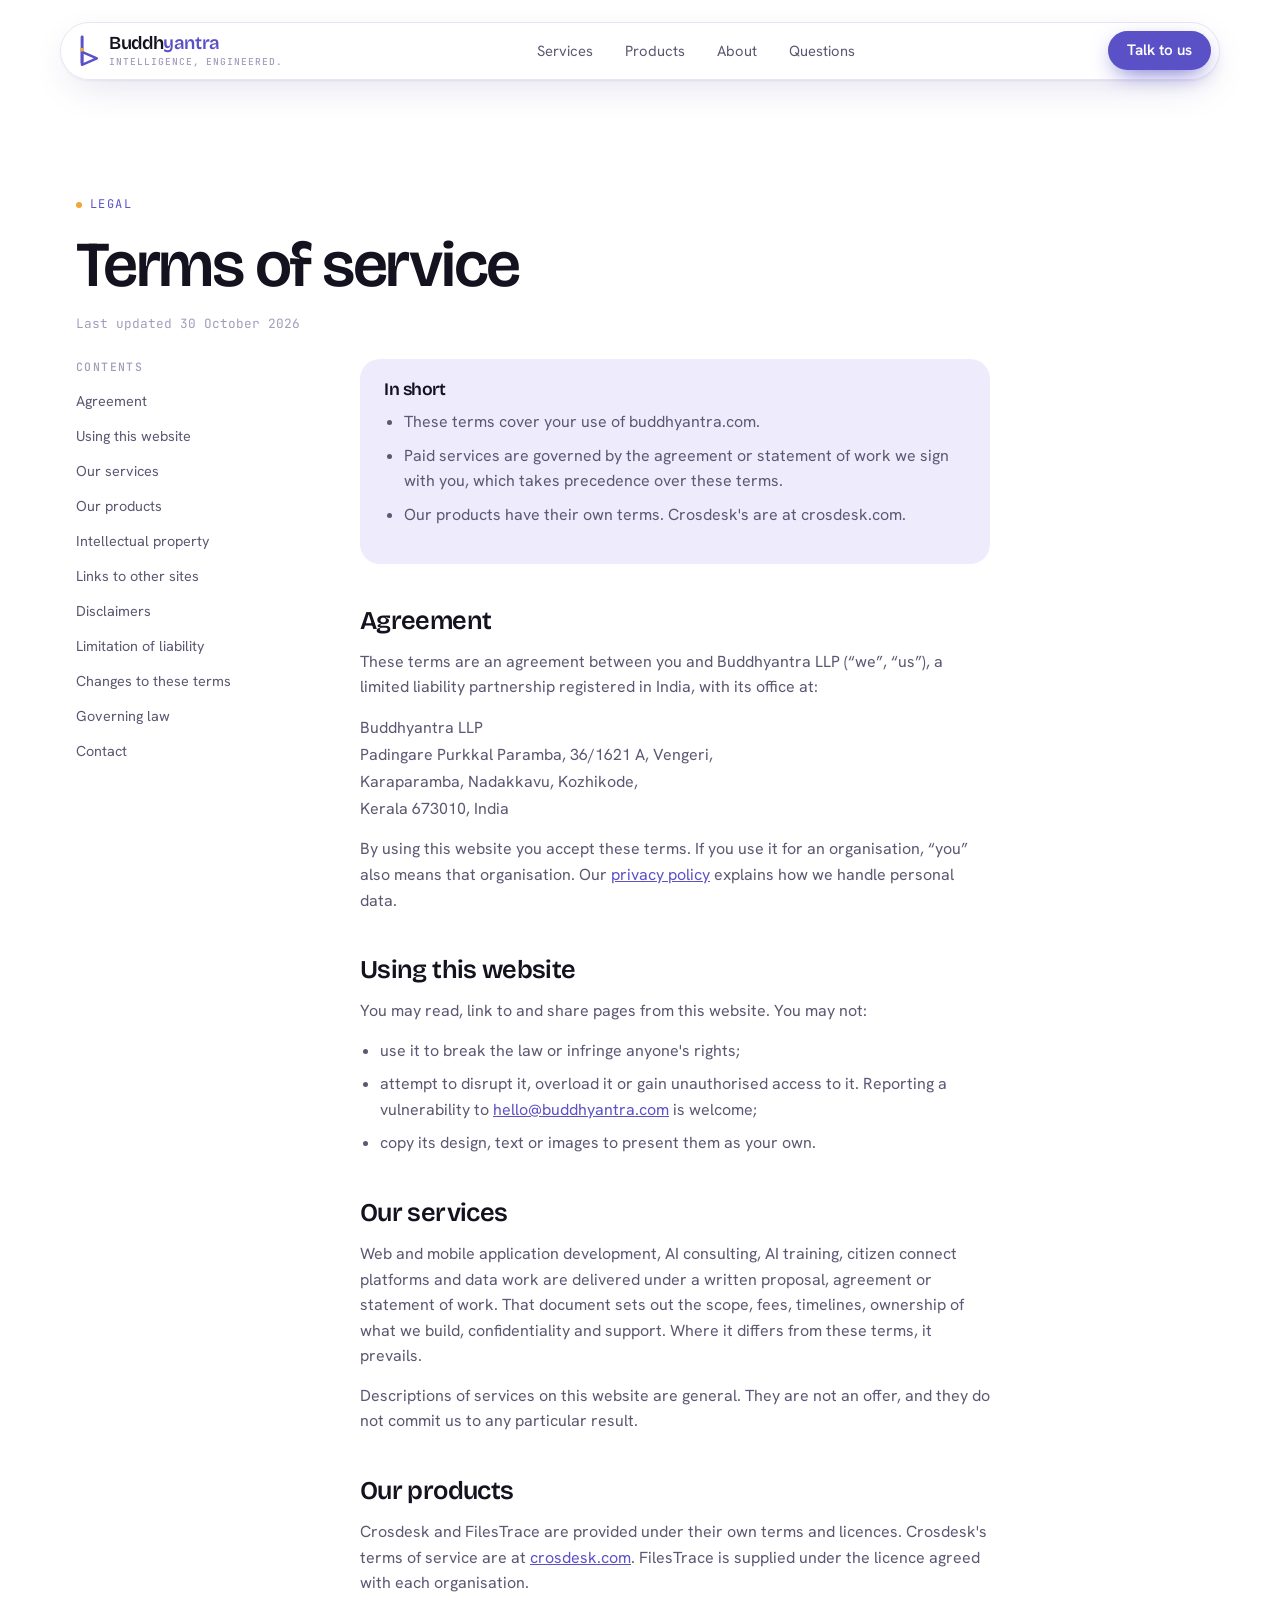
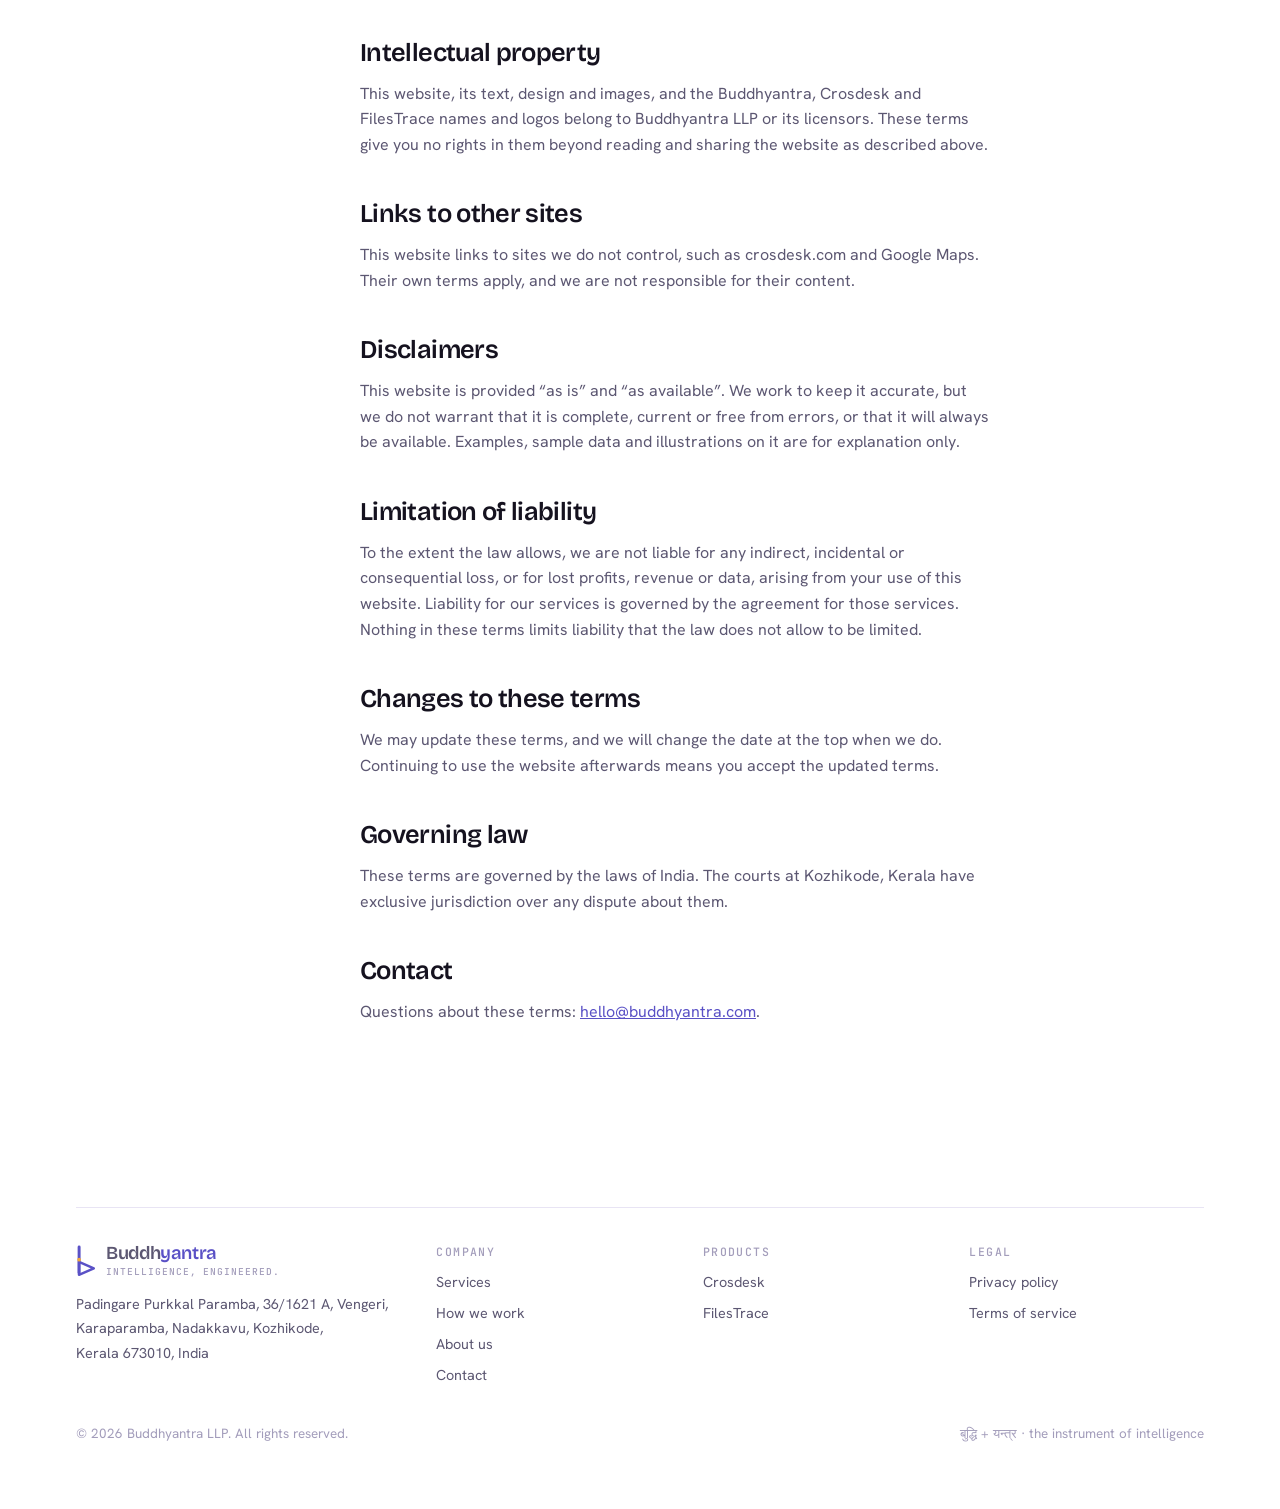
<file: terms.html>
<!doctype html>
<html lang="en-IN">
<head>
<meta charset="utf-8">
<meta name="viewport" content="width=device-width, initial-scale=1, viewport-fit=cover">
<title>Terms of service — Buddhyantra</title>
<meta name="description" content="The terms for using buddhyantra.com, and how they relate to Buddhyantra service agreements and product terms.">
<link rel="canonical" href="https://buddhyantra.com/terms.html">
<meta name="robots" content="index, follow">
<meta name="theme-color" content="#5A51C6">
<meta name="author" content="Buddhyantra LLP">
<meta property="og:type" content="website">
<meta property="og:site_name" content="Buddhyantra">
<meta property="og:url" content="https://buddhyantra.com/terms.html">
<meta property="og:title" content="Terms of service — Buddhyantra">
<meta property="og:description" content="The terms for using buddhyantra.com, and how they relate to Buddhyantra service agreements and product terms.">
<meta property="og:image" content="https://buddhyantra.com/assets/og-home.png">
<meta property="og:image:width" content="1200">
<meta property="og:image:height" content="630">
<meta property="og:locale" content="en_IN">
<meta name="twitter:card" content="summary_large_image">
<meta name="twitter:title" content="Terms of service — Buddhyantra">
<meta name="twitter:description" content="The terms for using buddhyantra.com, and how they relate to Buddhyantra service agreements and product terms.">
<meta name="twitter:image" content="https://buddhyantra.com/assets/og-home.png">
<link rel="manifest" href="/site.webmanifest">
<script type="application/ld+json">
{
  "@context": "https://schema.org",
  "@graph": [
    {
      "@type": "WebPage",
      "@id": "https://buddhyantra.com/terms.html",
      "url": "https://buddhyantra.com/terms.html",
      "name": "Terms of service — Buddhyantra",
      "description": "The terms for using buddhyantra.com, and how they relate to Buddhyantra service agreements and product terms.",
      "inLanguage": "en-IN",
      "dateModified": "2026-10-30",
      "publisher": {
        "@id": "https://buddhyantra.com/#organization"
      }
    },
    {
      "@type": "BreadcrumbList",
      "itemListElement": [
        {
          "@type": "ListItem",
          "position": 1,
          "name": "Home",
          "item": "https://buddhyantra.com/"
        },
        {
          "@type": "ListItem",
          "position": 2,
          "name": "Terms of service",
          "item": "https://buddhyantra.com/terms.html"
        }
      ]
    }
  ]
}
</script>
<link rel="icon" href="/favicon.ico" sizes="16x16 32x32 48x48">
<link rel="icon" type="image/svg+xml" href="/assets/favicon.svg">
<link rel="apple-touch-icon" href="/assets/apple-touch-icon.png">
<link rel="preconnect" href="https://fonts.googleapis.com">
<link rel="preconnect" href="https://fonts.gstatic.com" crossorigin>
<link rel="stylesheet" href="https://fonts.googleapis.com/css2?family=Bricolage+Grotesque:opsz,wght@12..96,400..700&family=Hanken+Grotesk:wght@400;500;600&family=JetBrains+Mono:wght@400;500&display=swap">
<link rel="stylesheet" href="assets/css/site.css">
</head>
<body>

<div class="nav-shell">
  <nav class="nav" aria-label="Main">
    <a class="brand" href="index.html" aria-label="Buddhyantra home">
      <svg viewBox="0 0 74 118" aria-hidden="true"><rect x="6" y="2" width="11" height="106" rx="5.5" fill="var(--violet)"/><path d="M11 62 L66 86 L11 110 Z" fill="none" stroke="var(--violet)" stroke-width="9" stroke-linejoin="round" stroke-linecap="round"/><circle cx="11.5" cy="54" r="7" fill="var(--marigold)"/></svg>
      <span class="brand-txt"><span>Buddh<em>yantra</em></span><span class="brand-tag">Intelligence, engineered.</span></span>
    </a>
    <div class="nav-links"><a href="index.html#what-we-do">Services</a><a href="index.html#products">Products</a><a href="index.html#about">About</a><a href="index.html#faq">Questions</a></div>
    <div class="nav-end">
      <a class="btn btn-primary" href="index.html#talk">Talk to us</a>
      <details class="menu">
        <summary aria-label="Menu"><svg viewBox="0 0 16 16" fill="none" stroke="currentColor" stroke-width="1.6" stroke-linecap="round" aria-hidden="true"><path d="M2.5 4.5h11M2.5 8h11M2.5 11.5h11"/></svg></summary>
        <div class="menu-panel"><a href="index.html#what-we-do">Services</a><a href="index.html#products">Products</a><a href="index.html#about">About</a><a href="index.html#faq">Questions</a></div>
      </details>
    </div>
  </nav>
</div>

<main>
<header class="legal-hero">
  <div class="wrap">
    <span class="eyebrow">Legal</span>
    <h1>Terms of service</h1>
    <p class="updated">Last updated 30 October 2026</p>
  </div>
</header>
<div class="wrap legal">
  <nav class="toc" aria-label="Contents"><b>Contents</b><a href="#agreement">Agreement</a><a href="#website">Using this website</a><a href="#services">Our services</a><a href="#products">Our products</a><a href="#ip">Intellectual property</a><a href="#links">Links to other sites</a><a href="#disclaimers">Disclaimers</a><a href="#liability">Limitation of liability</a><a href="#changes">Changes to these terms</a><a href="#law">Governing law</a><a href="#contact">Contact</a></nav>
  <article class="prose">
    <div class="short">
      <h2>In short</h2>
      <ul>
        <li>These terms cover your use of buddhyantra.com.</li>
        <li>Paid services are governed by the agreement or statement of work we sign with you, which takes precedence over these terms.</li>
        <li>Our products have their own terms. Crosdesk's are at crosdesk.com.</li>
      </ul>
    </div>

    <h2 id="agreement">Agreement</h2>
    <p>These terms are an agreement between you and Buddhyantra LLP (“we”, “us”), a limited liability partnership registered in India, with its office at:</p>
    <address>Buddhyantra LLP<br>Padingare Purkkal Paramba, 36/1621 A, Vengeri,<br>Karaparamba, Nadakkavu, Kozhikode,<br>Kerala 673010, India</address>
    <p>By using this website you accept these terms. If you use it for an organisation, “you” also means that organisation. Our <a href="privacy.html">privacy policy</a> explains how we handle personal data.</p>

    <h2 id="website">Using this website</h2>
    <p>You may read, link to and share pages from this website. You may not:</p>
    <ul>
      <li>use it to break the law or infringe anyone's rights;</li>
      <li>attempt to disrupt it, overload it or gain unauthorised access to it. Reporting a vulnerability to <a href="mailto:hello@buddhyantra.com">hello@buddhyantra.com</a> is welcome;</li>
      <li>copy its design, text or images to present them as your own.</li>
    </ul>

    <h2 id="services">Our services</h2>
    <p>Web and mobile application development, AI consulting, AI training, citizen connect platforms and data work are delivered under a written proposal, agreement or statement of work. That document sets out the scope, fees, timelines, ownership of what we build, confidentiality and support. Where it differs from these terms, it prevails.</p>
    <p>Descriptions of services on this website are general. They are not an offer, and they do not commit us to any particular result.</p>

    <h2 id="products">Our products</h2>
    <p>Crosdesk and FilesTrace are provided under their own terms and licences. Crosdesk's terms of service are at <a href="https://crosdesk.com/terms.html" target="_blank" rel="noopener">crosdesk.com</a>. FilesTrace is supplied under the licence agreed with each organisation.</p>

    <h2 id="ip">Intellectual property</h2>
    <p>This website, its text, design and images, and the Buddhyantra, Crosdesk and FilesTrace names and logos belong to Buddhyantra LLP or its licensors. These terms give you no rights in them beyond reading and sharing the website as described above.</p>

    <h2 id="links">Links to other sites</h2>
    <p>This website links to sites we do not control, such as crosdesk.com and Google Maps. Their own terms apply, and we are not responsible for their content.</p>

    <h2 id="disclaimers">Disclaimers</h2>
    <p>This website is provided “as is” and “as available”. We work to keep it accurate, but we do not warrant that it is complete, current or free from errors, or that it will always be available. Examples, sample data and illustrations on it are for explanation only.</p>

    <h2 id="liability">Limitation of liability</h2>
    <p>To the extent the law allows, we are not liable for any indirect, incidental or consequential loss, or for lost profits, revenue or data, arising from your use of this website. Liability for our services is governed by the agreement for those services. Nothing in these terms limits liability that the law does not allow to be limited.</p>

    <h2 id="changes">Changes to these terms</h2>
    <p>We may update these terms, and we will change the date at the top when we do. Continuing to use the website afterwards means you accept the updated terms.</p>

    <h2 id="law">Governing law</h2>
    <p>These terms are governed by the laws of India. The courts at Kozhikode, Kerala have exclusive jurisdiction over any dispute about them.</p>

    <h2 id="contact">Contact</h2>
    <p>Questions about these terms: <a href="mailto:hello@buddhyantra.com">hello@buddhyantra.com</a>.</p>

  </article>
</div>
</main>

<footer>
  <div class="wrap">
    <div class="foot-grid">
      <div>
        <a class="brand" href="index.html">
          <svg viewBox="0 0 74 118" aria-hidden="true"><rect x="6" y="2" width="11" height="106" rx="5.5" fill="var(--violet)"/><path d="M11 62 L66 86 L11 110 Z" fill="none" stroke="var(--violet)" stroke-width="9" stroke-linejoin="round" stroke-linecap="round"/><circle cx="11.5" cy="54" r="7" fill="var(--marigold)"/></svg>
      <span class="brand-txt"><span>Buddh<em>yantra</em></span><span class="brand-tag">Intelligence, engineered.</span></span>
        </a>
        <address>Padingare Purkkal Paramba, 36/1621 A, Vengeri,<br>Karaparamba, Nadakkavu, Kozhikode,<br>Kerala 673010, India</address>
      </div>
      <div>
        <h4>Company</h4>
        <ul><li><a href="index.html#what-we-do">Services</a></li><li><a href="index.html#engage">How we work</a></li><li><a href="index.html#about">About us</a></li><li><a href="mailto:hello@buddhyantra.com">Contact</a></li></ul>
      </div>
      <div>
        <h4>Products</h4>
        <ul><li><a href="https://crosdesk.com" target="_blank" rel="noopener">Crosdesk</a></li><li><a href="products/filestrace.html">FilesTrace</a></li></ul>
      </div>
      <div>
        <h4>Legal</h4>
        <ul><li><a href="privacy.html">Privacy policy</a></li><li><a href="terms.html">Terms of service</a></li></ul>
      </div>
    </div>
    <div class="foot-base"><span>© 2026 Buddhyantra LLP. All rights reserved.</span><span>बुद्धि + यन्त्र · the instrument of intelligence</span></div>
  </div>
</footer>
</body>
</html>
</file>
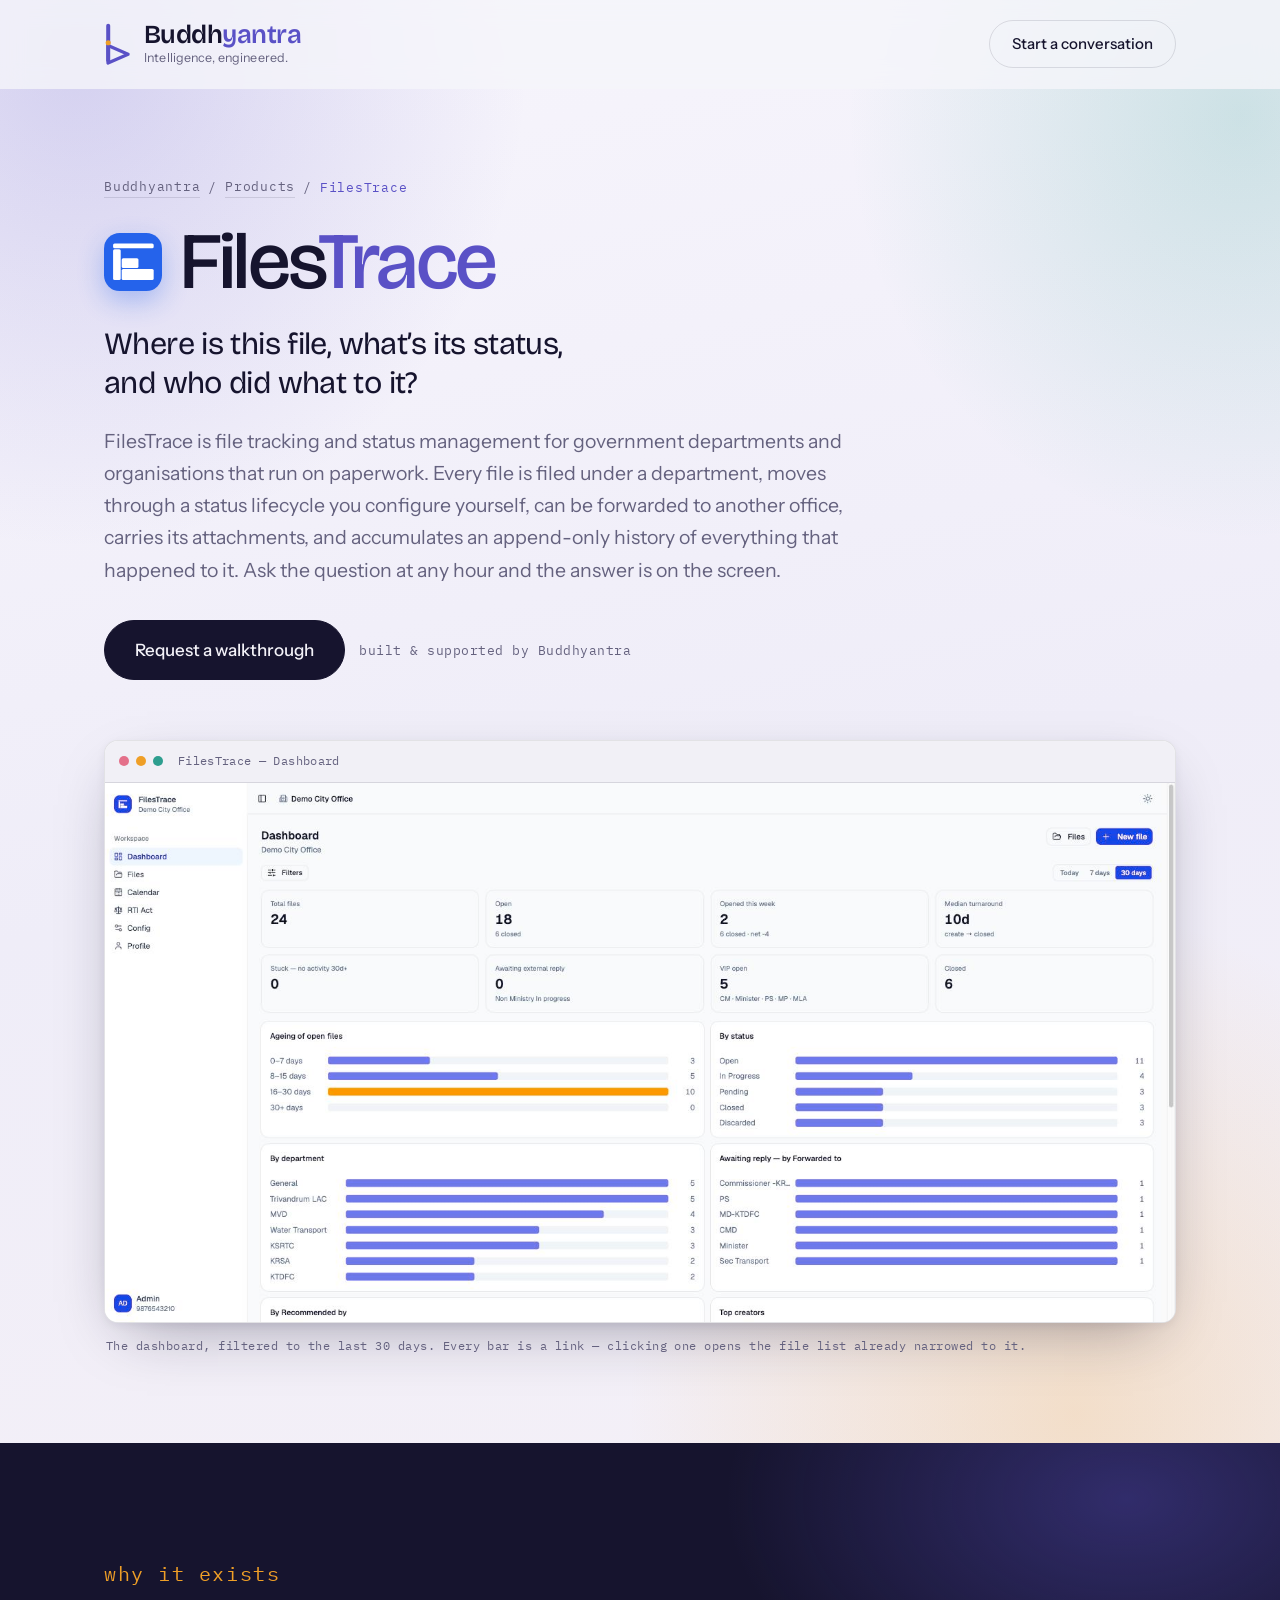
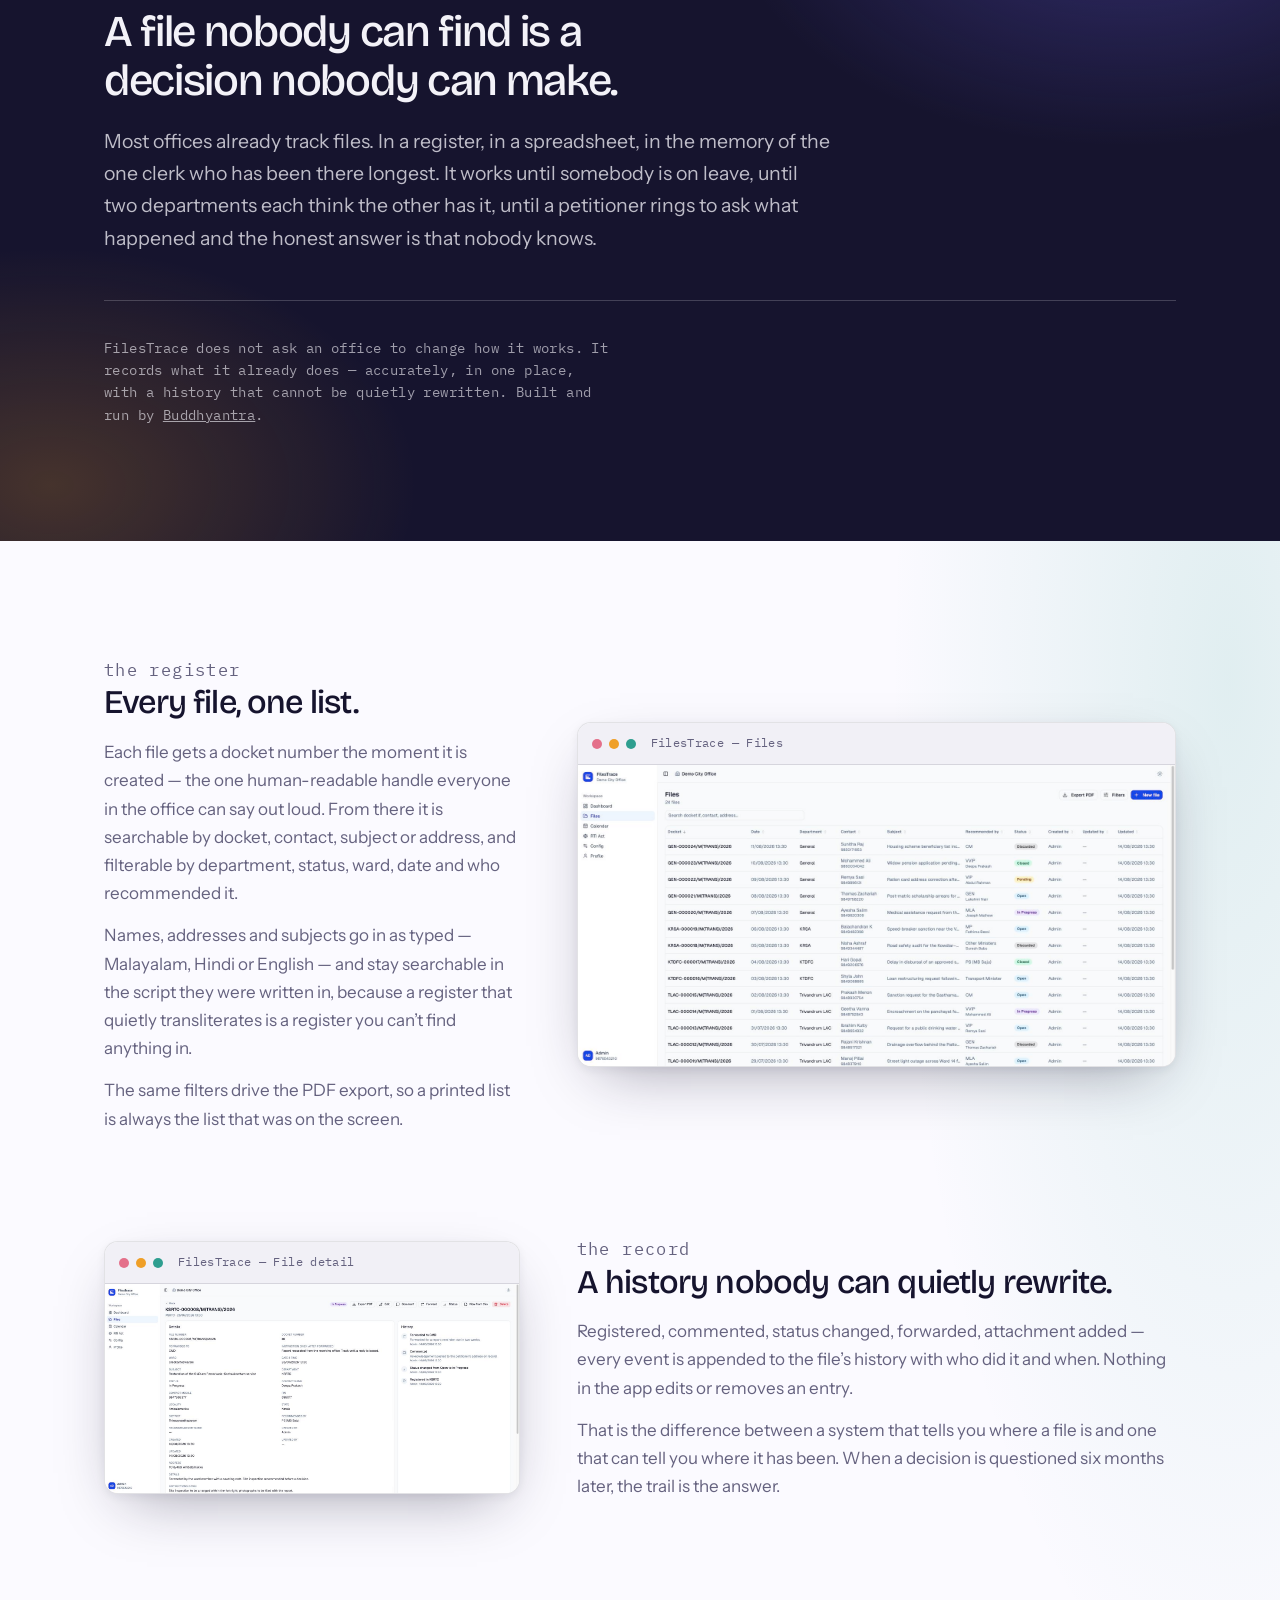
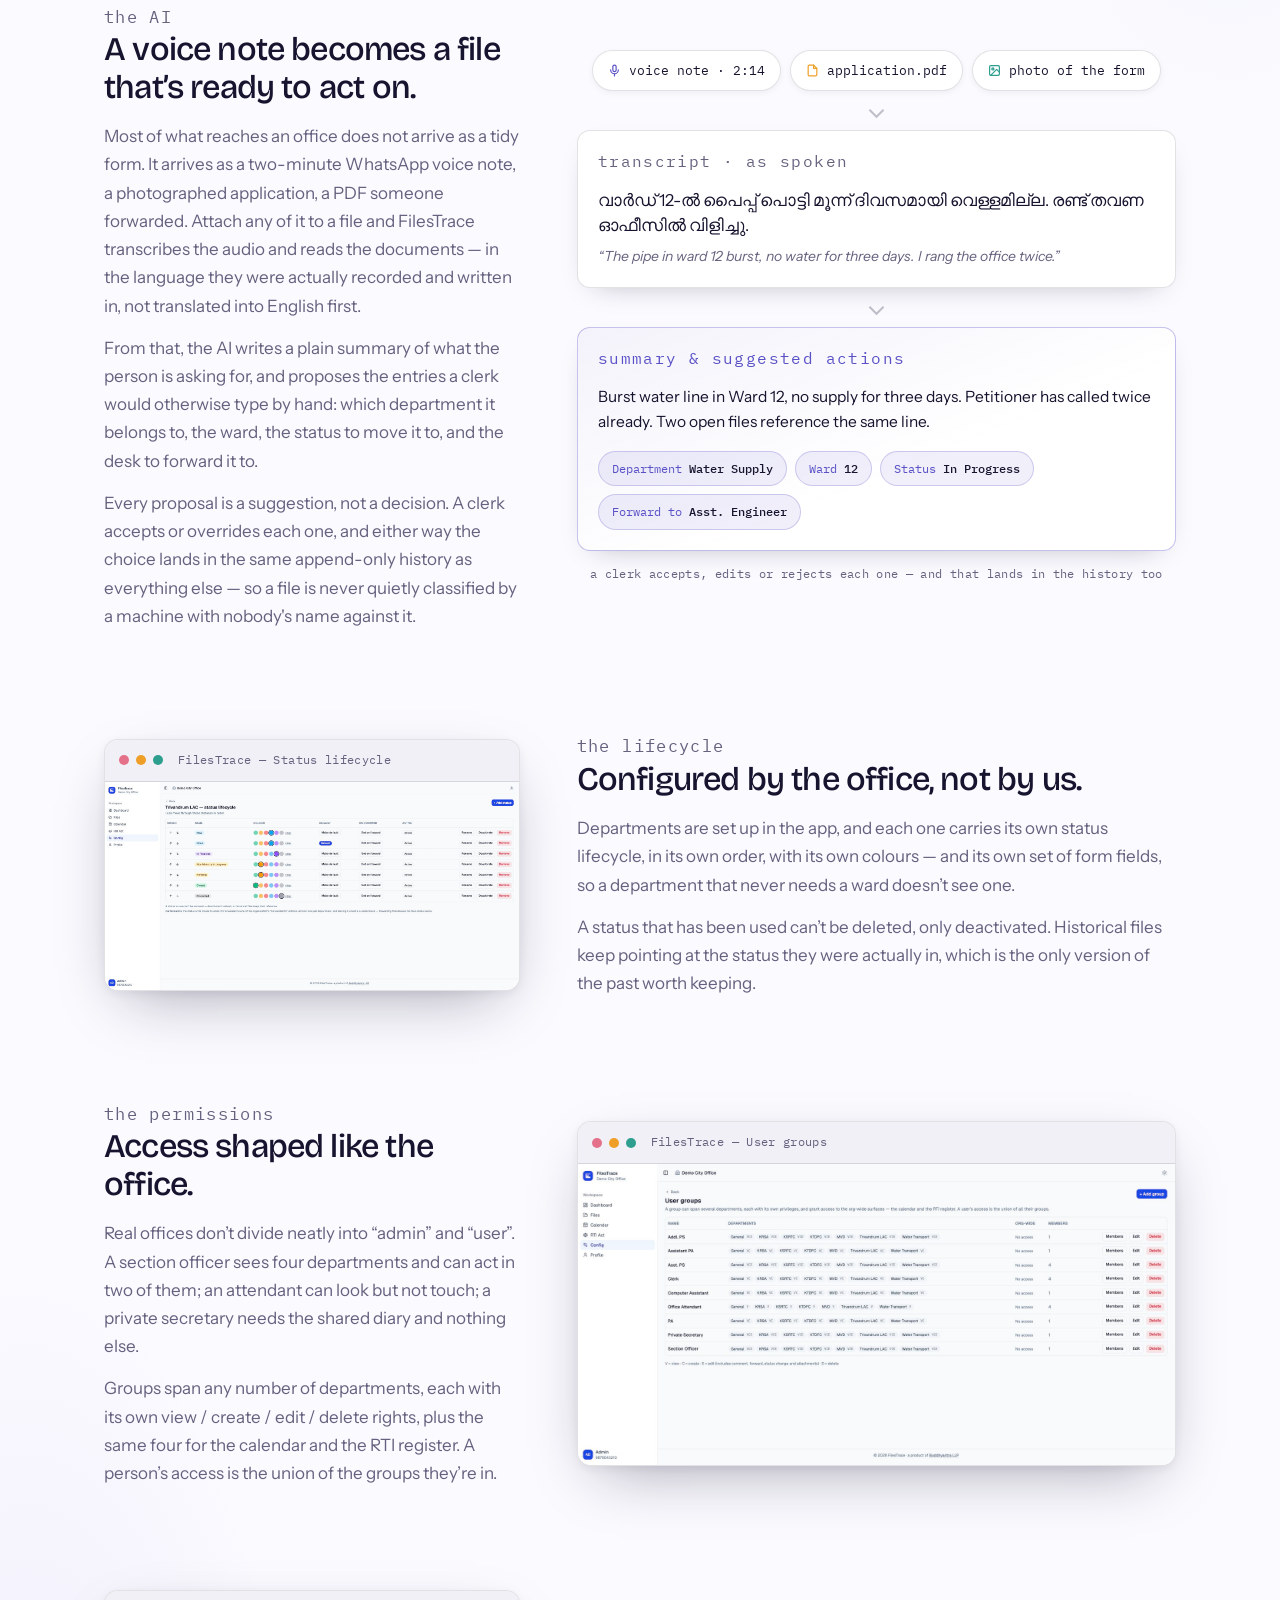
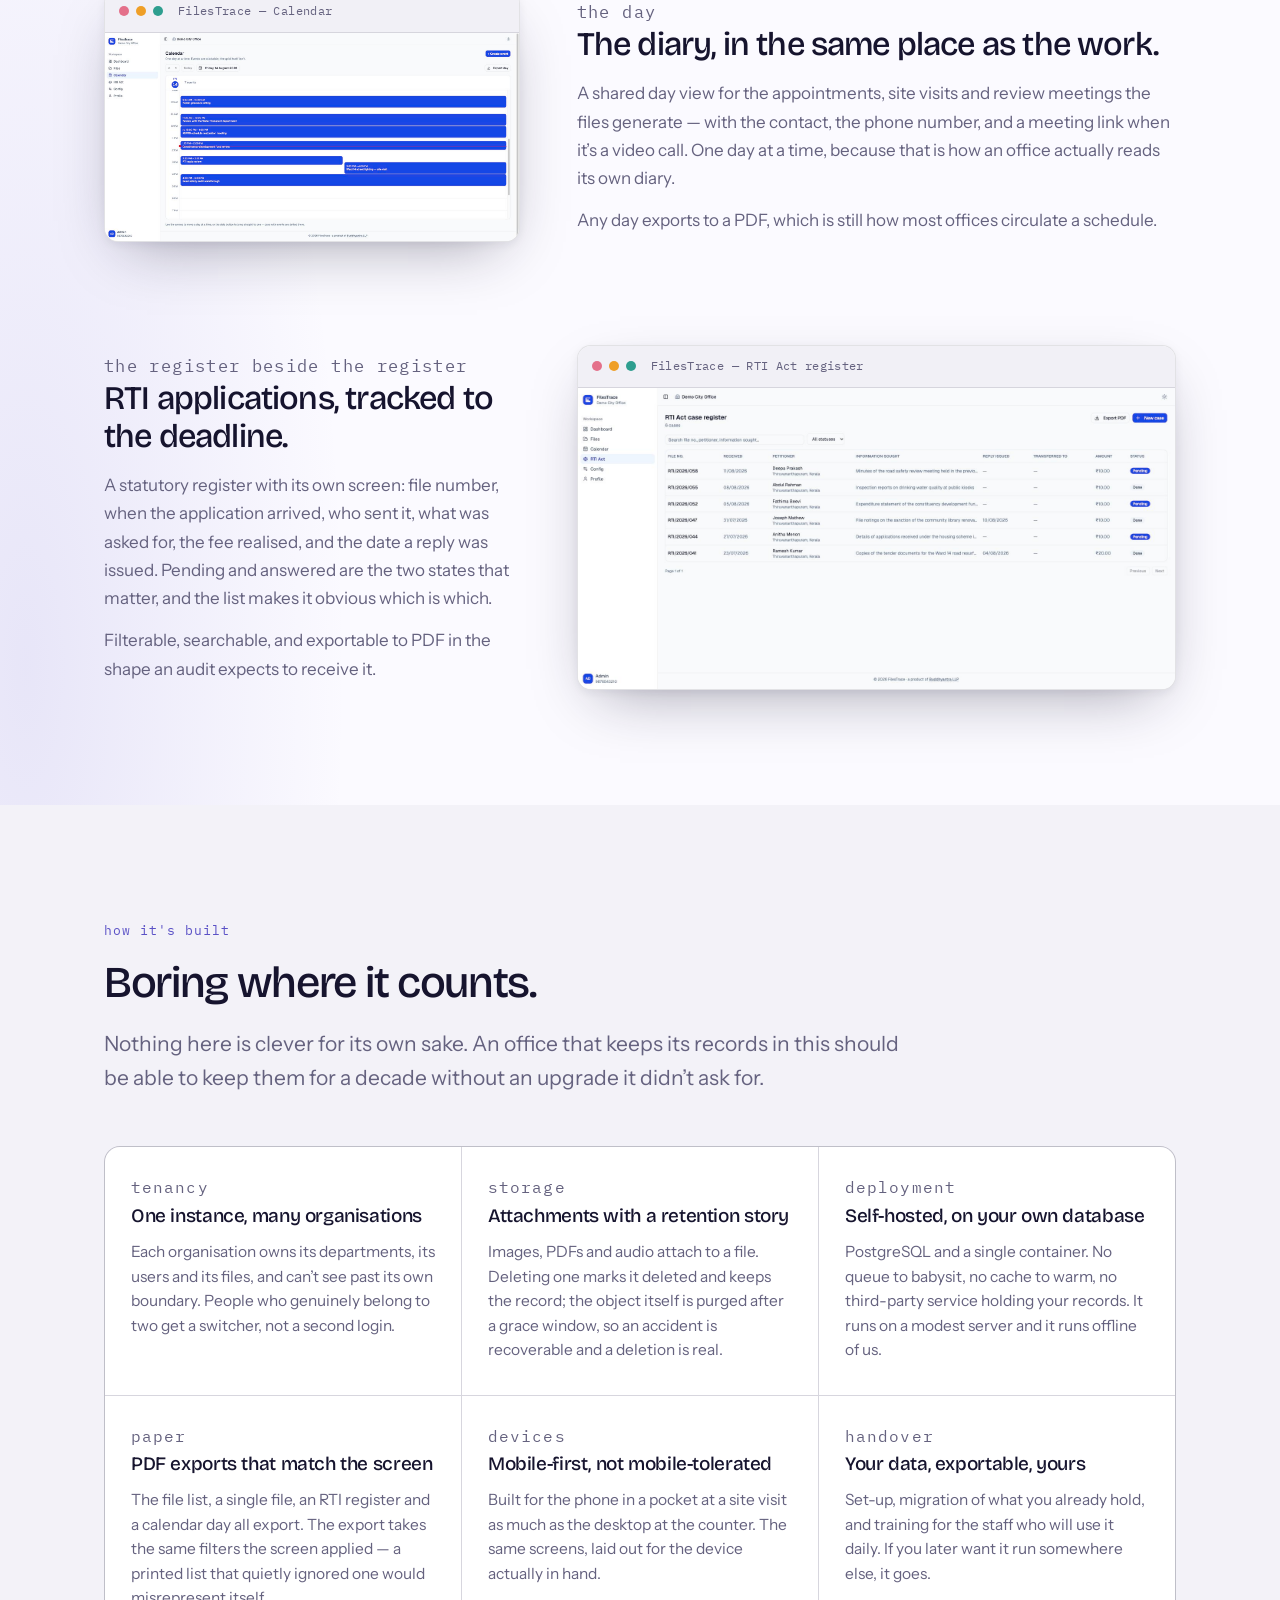
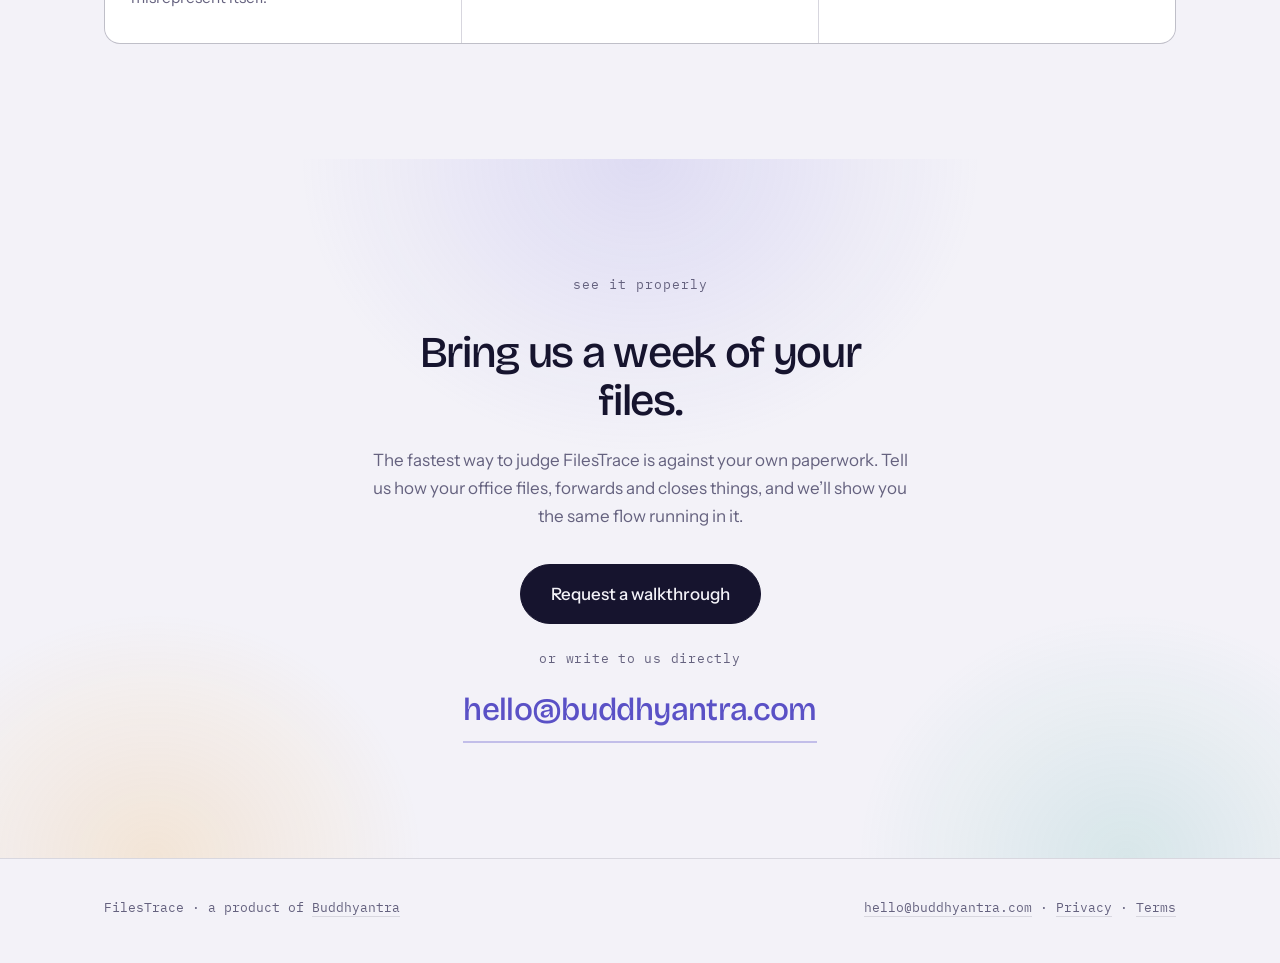
<file: products/filestrace.html>
<!DOCTYPE html>
<html lang="en-IN">
<head>
<meta charset="utf-8">
<meta name="viewport" content="width=device-width, initial-scale=1">

<title>FilesTrace — File Tracking Software for Government Offices</title>
<meta name="description" content="FilesTrace is file tracking for government departments and organisations. Voice notes and scanned documents are transcribed, AI writes the summary and suggests the department, status and desk — over a configurable lifecycle and an append-only history.">
<meta name="keywords" content="file tracking software, file tracking system, AI file summary, voice note to text, AI document triage, government file management software, RTI register software, office file movement tracking, docket tracking, self-hosted file tracking, India">
<link rel="canonical" href="https://buddhyantra.com/products/filestrace.html">
<meta name="robots" content="index, follow, max-image-preview:large, max-snippet:-1">
<meta name="author" content="Buddhyantra">

<!-- Open Graph -->
<meta property="og:type" content="product">
<meta property="og:site_name" content="Buddhyantra">
<meta property="og:url" content="https://buddhyantra.com/products/filestrace.html">
<meta property="og:title" content="FilesTrace — File Tracking Software for Government Offices">
<meta property="og:description" content="Where is this file, what's its status, and who did what to it? Voice notes and documents transcribed, summarised and triaged by AI — over a lifecycle you configure and a history nobody can quietly rewrite.">
<meta property="og:image" content="https://buddhyantra.com/assets/og-filestrace.png">
<meta property="og:image:width" content="1200">
<meta property="og:image:height" content="630">
<meta property="og:image:alt" content="FilesTrace — file tracking and status management, by Buddhyantra.">
<meta property="og:locale" content="en_IN">

<!-- Twitter / X -->
<meta name="twitter:card" content="summary_large_image">
<meta name="twitter:title" content="FilesTrace — File Tracking Software for Government Offices">
<meta name="twitter:description" content="Where is this file, what's its status, and who did what to it? Voice notes and documents transcribed, summarised and triaged by AI, over a history nobody can quietly rewrite.">
<meta name="twitter:image" content="https://buddhyantra.com/assets/og-filestrace.png">

<meta name="theme-color" content="#5A51C6">
<!-- The product's own mark, not the company one — this page is what someone bookmarks as FilesTrace. -->
<link rel="icon" type="image/svg+xml" href="../assets/filestrace/logo.svg">
<link rel="icon" href="/favicon.ico" sizes="16x16 32x32 48x48">
<link rel="apple-touch-icon" href="/assets/apple-touch-icon.png">
<link rel="preconnect" href="https://fonts.googleapis.com">
<link rel="preconnect" href="https://fonts.gstatic.com" crossorigin>
<link href="https://fonts.googleapis.com/css2?family=Bricolage+Grotesque:opsz,wght@12..96,400;12..96,500;12..96,700&family=IBM+Plex+Mono:wght@400;500&family=Instrument+Sans:wght@400;500;600&display=swap" rel="stylesheet">
<style>
:root{
  --paper:#F3F2F8;
  --paper-2:#FBFAFF;
  --ink:#16142E;
  --indigo:#5A51C6;
  --indigo-deep:#3B3490;
  --lav:#7F77DD;
  --marigold:#EF9F27;
  --teal:#2E9E8F;
  --rose:#E4708A;
  --muted:#65627F;
  --line:rgba(22,20,46,.12);
  --display:"Bricolage Grotesque",system-ui,sans-serif;
  --body:"Instrument Sans",system-ui,sans-serif;
  --mono:"IBM Plex Mono",ui-monospace,monospace;
}
*{box-sizing:border-box}
html{scroll-behavior:smooth}
body{
  margin:0;background:var(--paper);color:var(--ink);
  font-family:var(--body);font-size:17px;line-height:1.65;
  -webkit-font-smoothing:antialiased;
}
.wrap{max-width:1120px;margin:0 auto;padding:0 24px}
a{color:inherit}
:focus-visible{outline:2px solid var(--indigo);outline-offset:3px;border-radius:4px}

/* ---------- header ---------- */
.site-head{
  position:fixed;top:0;left:0;right:0;z-index:40;
  backdrop-filter:blur(12px);background:rgba(246,245,251,.8);
  border-bottom:1px solid transparent;transition:border-color .3s;
}
.site-head.stuck{border-bottom-color:var(--line)}
.head-in{display:flex;align-items:center;justify-content:space-between;gap:20px;height:88px}
.brand{display:flex;align-items:center;gap:13px;text-decoration:none;min-width:0}
.brand-txt{display:flex;flex-direction:column;gap:2px;min-width:0}
.brand-name{font-family:var(--display);font-size:26px;font-weight:600;letter-spacing:-.02em;line-height:1}
.brand-name em{font-style:normal;color:var(--indigo)}
.brand-tag{font-family:var(--body);font-size:12.5px;color:var(--muted);letter-spacing:.01em;line-height:1.3}
.btn{
  display:inline-block;font-family:var(--body);font-size:15px;font-weight:500;
  padding:11px 22px;border-radius:999px;text-decoration:none;white-space:nowrap;
  background:var(--ink);color:var(--paper);border:1px solid var(--ink);
  transition:background .2s,color .2s,transform .2s;
}
.btn:hover{background:var(--indigo);border-color:var(--indigo);transform:translateY(-1px)}
.btn-ghost{background:transparent;color:var(--ink);border-color:var(--line)}
.btn-ghost:hover{background:var(--ink);color:var(--paper);border-color:var(--ink)}
.btn-lg{font-size:17px;padding:15px 30px}

/* ---------- shared band furniture ---------- */
.band{padding:clamp(76px,9vw,124px) 0;position:relative}
.band-paper{
  background:
    radial-gradient(40% 46% at 96% 4%, rgba(46,158,143,.13), transparent 66%),
    radial-gradient(38% 44% at 2% 96%, rgba(90,81,198,.12), transparent 66%),
    var(--paper-2);
}
.label{font-family:var(--mono);font-size:12.5px;letter-spacing:.08em;color:var(--indigo);margin:0 0 18px}
h2{font-family:var(--display);font-weight:500;letter-spacing:-.03em;
  font-size:clamp(28px,3.6vw,44px);line-height:1.1;margin:0 0 20px}
.lede{font-size:clamp(18px,2vw,21px);line-height:1.6;color:var(--muted);max-width:58ch;margin:0}
.reveal{opacity:0;transform:translateY(22px);
  transition:opacity .7s ease,transform .8s cubic-bezier(.2,.9,.3,1)}
.reveal.in{opacity:1;transform:none}

/* ---------- hero ---------- */
.hero{
  padding:calc(88px + clamp(52px,7vw,88px)) 0 clamp(56px,7vw,88px);
  background:
    radial-gradient(52% 50% at 6% 4%, rgba(90,81,198,.22), transparent 68%),
    radial-gradient(44% 42% at 97% 8%, rgba(46,158,143,.2), transparent 70%),
    radial-gradient(50% 50% at 84% 98%, rgba(239,159,39,.22), transparent 70%),
    linear-gradient(168deg, #F7F5FC 0%, #EFEDF8 55%, #F4F0F7 100%);
}
.crumb{font-family:var(--mono);font-size:12.5px;letter-spacing:.06em;color:var(--muted);
  margin:0 0 24px;display:flex;align-items:center;gap:8px;flex-wrap:wrap}
.crumb a{color:var(--muted);text-decoration:none;border-bottom:1px solid var(--line)}
.crumb a:hover{color:var(--ink)}
.crumb span{color:var(--indigo)}
.hero-head{display:flex;align-items:center;gap:18px;flex-wrap:wrap;margin:0 0 22px}
/* The FilesTrace mark: the product's own tile colour and geometry, taken from the app itself
   (apps/web/src/components/brand-mark.tsx), not recoloured to the Buddhyantra indigo. */
.mark{
  width:58px;height:58px;border-radius:27%;flex:none;
  background:#2563EB;
  display:flex;align-items:center;justify-content:center;
  box-shadow:0 10px 26px rgba(37,99,235,.32);
}
.mark svg{width:91%;height:auto;display:block}
h1{font-family:var(--display);font-weight:500;letter-spacing:-.035em;
  font-size:clamp(42px,6.4vw,80px);line-height:1;margin:0}
h1 em{font-style:normal;color:var(--indigo)}
.hero-line{font-family:var(--display);font-weight:400;letter-spacing:-.02em;
  font-size:clamp(21px,2.7vw,31px);line-height:1.28;margin:0 0 22px;max-width:24ch}
.hero-lede{font-size:clamp(17px,1.9vw,19.5px);color:var(--muted);max-width:60ch;margin:0 0 34px}
.hero-actions{display:flex;gap:14px;flex-wrap:wrap;align-items:center}
.hero-note{font-family:var(--mono);font-size:12.5px;color:var(--muted);letter-spacing:.04em}

/* ---------- screenshot frame ---------- */
.shot{
  border-radius:14px;overflow:hidden;background:#FFF;
  border:1px solid var(--line);
  box-shadow:0 22px 60px -22px rgba(22,20,46,.4), 0 3px 10px rgba(22,20,46,.06);
}
.shot-bar{
  display:flex;align-items:center;gap:7px;padding:11px 14px;
  background:#F1F0F6;border-bottom:1px solid var(--line);
}
.shot-bar i{width:10px;height:10px;border-radius:50%;background:#D6D4E2;display:block}
.shot-bar i:nth-child(1){background:#E4708A}
.shot-bar i:nth-child(2){background:#EF9F27}
.shot-bar i:nth-child(3){background:#2E9E8F}
.shot-bar b{
  margin-left:8px;font-family:var(--mono);font-size:11.5px;font-weight:400;
  color:var(--muted);letter-spacing:.03em;overflow:hidden;text-overflow:ellipsis;white-space:nowrap;
}
.shot img{display:block;width:100%;height:auto}
.hero-shot{margin-top:clamp(40px,5vw,60px)}
figcaption{
  font-family:var(--mono);font-size:12px;letter-spacing:.04em;color:var(--muted);
  margin:14px 2px 0;line-height:1.5;
}
figure{margin:0}

/* ---------- the claim ---------- */
.claim{
  background:
    radial-gradient(46% 52% at 88% 8%, rgba(90,81,198,.4), transparent 68%),
    radial-gradient(42% 50% at 4% 92%, rgba(239,159,39,.22), transparent 68%),
    var(--ink);
  color:var(--paper);
}
.claim .label{color:var(--marigold)}
.claim h2{max-width:22ch}
.claim p{color:rgba(243,242,248,.76);max-width:56ch;font-size:clamp(17px,1.8vw,19.5px)}
.claim .rule{height:1px;background:rgba(243,242,248,.2);margin:46px 0 36px}
.claim .aside{font-family:var(--mono);font-size:13.5px;color:rgba(243,242,248,.62);
  letter-spacing:.03em;margin:0;max-width:64ch}

/* ---------- feature rows ---------- */
.feat{display:grid;grid-template-columns:.82fr 1.18fr;gap:clamp(32px,4.4vw,64px);align-items:center}
.feat + .feat{margin-top:clamp(72px,8vw,124px)}
.feat.flip .feat-txt{order:2}
.feat > *{min-width:0}
.feat h3{font-family:var(--display);font-weight:500;letter-spacing:-.025em;
  font-size:clamp(24px,2.7vw,33px);line-height:1.14;margin:0 0 16px}
.feat p{margin:0;color:var(--muted);font-size:17px;line-height:1.66}
.feat p + p{margin-top:14px}
.kicker{font-family:var(--mono);font-size:12px;letter-spacing:.08em;margin:0 0 14px}
.k-indigo{color:var(--indigo)} .k-teal{color:var(--teal)}
.k-marigold{color:#C57F12} .k-rose{color:#C9506A}
.k-lav{color:#6B62CE}

/* ---------- ai intake diagram ----------
   A drawing, not a screenshot: the AI step has no single screen of its own, and dressing
   an illustration up as a captured UI would be a lie about what the app looks like. */
.aiflow{margin:0;display:grid;gap:0;justify-items:stretch}
.ai-arrow{display:block;justify-self:center;width:11px;height:11px;margin:14px 0;
  border-right:2px solid rgba(22,20,46,.26);border-bottom:2px solid rgba(22,20,46,.26);
  transform:rotate(45deg)}
.ai-in{display:flex;flex-wrap:wrap;gap:9px;justify-content:center}
.ai-chip{display:inline-flex;align-items:center;gap:8px;
  font-family:var(--mono);font-size:12.5px;color:var(--ink);
  padding:9px 15px;border-radius:999px;background:#FFF;
  border:1px solid var(--line);box-shadow:0 2px 6px rgba(22,20,46,.05)}
.ai-chip svg{flex:none}
.ai-card{background:#FFF;border:1px solid var(--line);border-radius:13px;padding:18px 20px 20px;
  box-shadow:0 10px 28px -18px rgba(22,20,46,.4)}
.ai-t{font-family:var(--mono);font-size:11px;letter-spacing:.09em;margin:0 0 11px !important}
.ai-t.t-in{color:var(--muted)}
.ai-t.t-out{color:var(--indigo)}
.aiflow p{font-size:15.5px;line-height:1.6;color:var(--muted);margin:0}
.ai-ml{font-size:16.5px !important;color:var(--ink) !important;line-height:1.55 !important}
.ai-gloss{margin-top:6px !important;font-size:14px !important;font-style:italic}
.ai-sum{border-color:rgba(90,81,198,.34);
  background:linear-gradient(158deg,rgba(90,81,198,.07),rgba(255,255,255,0) 60%),#FFF}
.ai-sum p.ai-body{color:var(--ink) !important;font-size:15.5px !important}
.ai-acts{list-style:none;margin:16px 0 0;padding:0;display:flex;flex-wrap:wrap;gap:8px}
.ai-acts li{display:inline-flex;align-items:center;gap:7px;
  font-family:var(--mono);font-size:12px;color:var(--indigo);
  padding:7px 13px;border-radius:999px;
  background:rgba(90,81,198,.09);border:1px solid rgba(90,81,198,.24)}
.ai-acts li b{font-weight:500;color:var(--ink)}
.ai-note{display:block;margin-top:14px;font-family:var(--mono);font-size:11.5px;
  letter-spacing:.03em;color:var(--muted);text-align:center}

/* ---------- facts ---------- */
.facts{display:grid;grid-template-columns:repeat(3,1fr);gap:1px;
  background:var(--line);border:1px solid var(--line);border-radius:16px;
  overflow:hidden;margin-top:52px}
.fact{background:#FFF;padding:28px 26px 32px}
.fact h4{font-family:var(--display);font-weight:500;font-size:19px;letter-spacing:-.02em;margin:0 0 9px}
.fact p{margin:0;font-size:15.5px;color:var(--muted);line-height:1.58}
.fact-t{font-family:var(--mono);font-size:11.5px;letter-spacing:.07em;color:var(--indigo);margin:0 0 16px}

/* ---------- cta ---------- */
.cta{
  text-align:center;
  background:
    radial-gradient(38% 60% at 50% 0%, rgba(127,119,221,.18), transparent 70%),
    radial-gradient(30% 50% at 12% 100%, rgba(239,159,39,.16), transparent 70%),
    radial-gradient(30% 50% at 88% 100%, rgba(46,158,143,.14), transparent 70%),
    var(--paper);
}
.cta h2{max-width:18ch;margin-inline:auto}
.cta p{margin:0 auto 34px;max-width:50ch;color:var(--muted)}
.cta-actions{display:flex;flex-direction:column;align-items:center;gap:16px}
.cta .mail-hint{font-family:var(--mono);font-size:12.5px;letter-spacing:.06em;color:var(--muted);margin:8px 0 0}
.mail-link{font-family:var(--display);font-size:clamp(21px,2.7vw,32px);font-weight:500;
  letter-spacing:-.02em;color:var(--indigo);text-decoration:none;padding-bottom:4px;
  border-bottom:2px solid rgba(90,81,198,.32);transition:color .2s,border-color .2s}
.mail-link:hover{color:var(--indigo-deep);border-bottom-color:var(--indigo-deep)}

.site-foot{border-top:1px solid var(--line);padding:38px 0 44px;background:var(--paper)}
.foot-in{display:flex;flex-wrap:wrap;gap:20px;align-items:center;justify-content:space-between}
.foot-in p{margin:0;font-family:var(--mono);font-size:13px;color:var(--muted)}
.foot-in a{color:var(--muted);text-decoration:none;border-bottom:1px solid var(--line)}
.foot-in a:hover{color:var(--ink)}

@media (max-width:900px){
  .head-in{height:78px}
  .brand-tag{display:none}
  .brand-name{font-size:22px}
  .hero{padding-top:calc(78px + 46px)}
  .feat{grid-template-columns:1fr;gap:26px}
  .feat.flip .feat-txt{order:0}
  .facts{grid-template-columns:1fr;margin-top:38px}
}
/* The header is the one row that can't reflow — the button is `nowrap` and the company name
   shouldn't truncate — so below 600px both sides step down instead of colliding. */
@media (max-width:600px){
  .site-head .wrap{padding:0 16px}
  .head-in{gap:12px}
  .brand{gap:10px}
  .brand-name{font-size:20px}
  .site-head .btn{font-size:13px;padding:9px 15px}
}
@media (max-width:400px){
  .brand{gap:8px}
  .brand svg{width:22px;height:35px}
  .brand-name{font-size:18px}
  .site-head .btn{font-size:12px;padding:8px 12px}
}
@media (prefers-reduced-motion:reduce){
  html{scroll-behavior:auto}
  *,*::before,*::after{animation:none !important;transition-duration:.01ms !important}
  .reveal{opacity:1;transform:none}
}
</style>

<script type="application/ld+json">
{
  "@context": "https://schema.org",
  "@graph": [
    {
      "@type": "SoftwareApplication",
      "@id": "https://buddhyantra.com/products/filestrace.html#software",
      "name": "FilesTrace",
      "url": "https://buddhyantra.com/products/filestrace.html",
      "applicationCategory": "BusinessApplication",
      "applicationSubCategory": "File tracking, document management and AI-assisted triage",
      "operatingSystem": "Web browser, Android, iOS",
      "description": "FilesTrace is file tracking and status management for government departments and organisations that run on paperwork. Every file is filed under a department, moves through a status lifecycle the office configures itself, can be forwarded to another desk, carries its attachments, and keeps an append-only history of everything that happened to it. Attached voice notes and documents are transcribed in the language they were recorded in, and AI summarises them and proposes the department, ward, status and forwarding desk for a clerk to accept or override.",
      "image": "https://buddhyantra.com/assets/filestrace/dashboard.jpg",
      "screenshot": [
        "https://buddhyantra.com/assets/filestrace/dashboard.jpg",
        "https://buddhyantra.com/assets/filestrace/files.jpg",
        "https://buddhyantra.com/assets/filestrace/file-detail.jpg",
        "https://buddhyantra.com/assets/filestrace/statuses.jpg",
        "https://buddhyantra.com/assets/filestrace/groups.jpg",
        "https://buddhyantra.com/assets/filestrace/calendar.jpg",
        "https://buddhyantra.com/assets/filestrace/rti.jpg"
      ],
      "featureList": [
        "Docket-numbered file register, searchable and filterable by department, status, ward and date",
        "Voice notes and attached documents transcribed in the language they were recorded in",
        "AI-generated summary of an attached voice note, PDF or photographed form",
        "AI-suggested department, ward, status and forwarding desk, accepted or overridden by a clerk and recorded in the history",
        "Names and subjects stored and searched in the script they were typed in — Malayalam, Hindi or English",
        "Status lifecycle configured per department, with statuses that can be deactivated but never deleted",
        "Append-only history of every comment, forward, status change and attachment",
        "Forwarding between departments and offices",
        "Group-based access control spanning multiple departments",
        "Shared calendar for appointments, site visits and reviews",
        "RTI Act application register tracked to the statutory deadline",
        "PDF exports that carry the same filters as the screen",
        "Self-hosted on your own PostgreSQL database",
        "Mobile-first interface"
      ],
      "inLanguage": "en-IN",
      "isAccessibleForFree": false,
      "publisher": { "@id": "https://buddhyantra.com/#organization" },
      "author": { "@id": "https://buddhyantra.com/#organization" }
    },
    {
      "@type": "Organization",
      "@id": "https://buddhyantra.com/#organization",
      "name": "Buddhyantra",
      "url": "https://buddhyantra.com/",
      "logo": "https://buddhyantra.com/assets/buddhyantra-logo.png",
      "email": "hello@buddhyantra.com"
    },
    {
      "@type": "BreadcrumbList",
      "@id": "https://buddhyantra.com/products/filestrace.html#breadcrumb",
      "itemListElement": [
        { "@type": "ListItem", "position": 1, "name": "Buddhyantra", "item": "https://buddhyantra.com/" },
        { "@type": "ListItem", "position": 2, "name": "Products", "item": "https://buddhyantra.com/#products" },
        { "@type": "ListItem", "position": 3, "name": "FilesTrace" }
      ]
    },
    {
      "@type": "WebPage",
      "@id": "https://buddhyantra.com/products/filestrace.html#webpage",
      "url": "https://buddhyantra.com/products/filestrace.html",
      "name": "FilesTrace — File Tracking Software for Government Offices",
      "description": "FilesTrace is file tracking for government departments and organisations. Voice notes and scanned documents are transcribed, AI writes the summary and suggests the department, status and desk — over a configurable lifecycle and an append-only history.",
      "breadcrumb": { "@id": "https://buddhyantra.com/products/filestrace.html#breadcrumb" },
      "mainEntity": { "@id": "https://buddhyantra.com/products/filestrace.html#software" },
      "inLanguage": "en-IN"
    }
  ]
}
</script>
</head>
<body>

<header class="site-head" id="head">
  <div class="wrap head-in">
    <a class="brand" href="../index.html" aria-label="Buddhyantra, home">
      <svg width="27" height="43" viewBox="0 0 74 118" aria-hidden="true">
        <rect x="6" y="2" width="11" height="106" rx="5.5" fill="#5A51C6"/>
        <path d="M11 62 L66 86 L11 110 Z" fill="none" stroke="#5A51C6" stroke-width="9" stroke-linejoin="round" stroke-linecap="round"/>
        <circle cx="11.5" cy="54" r="7" fill="#EF9F27"/>
      </svg>
      <span class="brand-txt">
        <span class="brand-name">Buddh<em>yantra</em></span>
        <span class="brand-tag">Intelligence, engineered.</span>
      </span>
    </a>
    <a class="btn btn-ghost" href="#talk">Start a conversation</a>
  </div>
</header>

<main id="top">

<section class="hero">
  <div class="wrap">
    <p class="crumb"><a href="../index.html">Buddhyantra</a> / <a href="../index.html#products">Products</a> / <span>FilesTrace</span></p>

    <div class="hero-head">
      <span class="mark" aria-hidden="true">
        <svg viewBox="0 0 104 98" fill="#FFFFFF">
          <rect x="12" y="13" width="80" height="9" rx="3"/>
          <rect x="12" y="24" width="15" height="61" rx="3"/>
          <rect x="29" y="42" width="33" height="19" rx="3"/>
          <rect x="29" y="63" width="63" height="22" rx="3"/>
        </svg>
      </span>
      <h1>Files<em>Trace</em></h1>
    </div>

    <p class="hero-line">Where is this file, what’s its status, and who did what to it?</p>
    <p class="hero-lede">FilesTrace is file tracking and status management for government departments and organisations that run on paperwork. Every file is filed under a department, moves through a status lifecycle you configure yourself, can be forwarded to another office, carries its attachments, and accumulates an append-only history of everything that happened to it. Ask the question at any hour and the answer is on the screen.</p>

    <div class="hero-actions">
      <a class="btn btn-lg" href="#talk">Request a walkthrough</a>
      <span class="hero-note">built &amp; supported by Buddhyantra</span>
    </div>

    <figure class="hero-shot">
      <div class="shot">
        <div class="shot-bar" aria-hidden="true"><i></i><i></i><i></i><b>FilesTrace — Dashboard</b></div>
        <img src="../assets/filestrace/dashboard.jpg" width="1556" height="784"
             alt="The FilesTrace dashboard: counters for total, open and closed files, median turnaround, an ageing breakdown of open files, and bar charts splitting files by status, department, who they were forwarded to, and who recommended them.">
      </div>
      <figcaption>The dashboard, filtered to the last 30 days. Every bar is a link — clicking one opens the file list already narrowed to it.</figcaption>
    </figure>
  </div>
</section>

<section class="band claim">
  <div class="wrap reveal">
    <p class="label">why it exists</p>
    <h2>A file nobody can find is a decision nobody can make.</h2>
    <p>Most offices already track files. In a register, in a spreadsheet, in the memory of the one clerk who has been there longest. It works until somebody is on leave, until two departments each think the other has it, until a petitioner rings to ask what happened and the honest answer is that nobody knows.</p>
    <div class="rule"></div>
    <p class="aside">FilesTrace does not ask an office to change how it works. It records what it already does — accurately, in one place, with a history that cannot be quietly rewritten. Built and run by <a href="../index.html#what-we-do">Buddhyantra</a>.</p>
  </div>
</section>

<section class="band band-paper">
  <div class="wrap">

    <div class="feat reveal">
      <div class="feat-txt">
        <p class="kicker k-indigo">the register</p>
        <h3>Every file, one list.</h3>
        <p>Each file gets a docket number the moment it is created — the one human-readable handle everyone in the office can say out loud. From there it is searchable by docket, contact, subject or address, and filterable by department, status, ward, date and who recommended it.</p>
        <p>Names, addresses and subjects go in as typed — Malayalam, Hindi or English — and stay searchable in the script they were written in, because a register that quietly transliterates is a register you can’t find anything in.</p>
        <p>The same filters drive the PDF export, so a printed list is always the list that was on the screen.</p>
      </div>
      <figure>
        <div class="shot">
          <div class="shot-bar" aria-hidden="true"><i></i><i></i><i></i><b>FilesTrace — Files</b></div>
          <img src="../assets/filestrace/files.jpg" width="1556" height="784"
               alt="The FilesTrace file list: rows showing docket number, date, department, contact, subject, who recommended it, and a coloured status badge.">
        </div>
      </figure>
    </div>

    <div class="feat flip reveal">
      <div class="feat-txt">
        <p class="kicker k-teal">the record</p>
        <h3>A history nobody can quietly rewrite.</h3>
        <p>Registered, commented, status changed, forwarded, attachment added — every event is appended to the file’s history with who did it and when. Nothing in the app edits or removes an entry.</p>
        <p>That is the difference between a system that tells you where a file is and one that can tell you where it has been. When a decision is questioned six months later, the trail is the answer.</p>
      </div>
      <figure>
        <div class="shot">
          <div class="shot-bar" aria-hidden="true"><i></i><i></i><i></i><b>FilesTrace — File detail</b></div>
          <img src="../assets/filestrace/file-detail.jpg" width="1556" height="784"
               alt="A single FilesTrace file: its details on the left — subject, department, contact, ward, instructions — and on the right a history panel listing that it was registered, its status changed, a comment added, and it was forwarded, each stamped with the user and time.">
        </div>
      </figure>
    </div>

    <div class="feat reveal">
      <div class="feat-txt">
        <p class="kicker k-lav">the AI</p>
        <h3>A voice note becomes a file that’s ready to act on.</h3>
        <p>Most of what reaches an office does not arrive as a tidy form. It arrives as a two-minute WhatsApp voice note, a photographed application, a PDF someone forwarded. Attach any of it to a file and FilesTrace transcribes the audio and reads the documents — in the language they were actually recorded and written in, not translated into English first.</p>
        <p>From that, the AI writes a plain summary of what the person is asking for, and proposes the entries a clerk would otherwise type by hand: which department it belongs to, the ward, the status to move it to, and the desk to forward it to.</p>
        <p>Every proposal is a suggestion, not a decision. A clerk accepts or overrides each one, and either way the choice lands in the same append-only history as everything else — so a file is never quietly classified by a machine with nobody's name against it.</p>
      </div>
      <figure>
        <div class="aiflow">
          <div class="ai-in">
            <span class="ai-chip">
              <svg width="13" height="13" viewBox="0 0 24 24" fill="none" stroke="#5A51C6" stroke-width="2.2" stroke-linecap="round" aria-hidden="true">
                <rect x="9" y="2" width="6" height="12" rx="3"/><path d="M5 11a7 7 0 0 0 14 0M12 18v4"/>
              </svg>
              voice note · 2:14
            </span>
            <span class="ai-chip">
              <svg width="13" height="13" viewBox="0 0 24 24" fill="none" stroke="#EF9F27" stroke-width="2.2" stroke-linecap="round" stroke-linejoin="round" aria-hidden="true">
                <path d="M14 2H6a2 2 0 0 0-2 2v16a2 2 0 0 0 2 2h12a2 2 0 0 0 2-2V8z"/><path d="M14 2v6h6"/>
              </svg>
              application.pdf
            </span>
            <span class="ai-chip">
              <svg width="13" height="13" viewBox="0 0 24 24" fill="none" stroke="#2E9E8F" stroke-width="2.2" stroke-linecap="round" stroke-linejoin="round" aria-hidden="true">
                <rect x="3" y="3" width="18" height="18" rx="2"/><circle cx="9" cy="9" r="2"/><path d="M21 15l-5-5L5 21"/>
              </svg>
              photo of the form
            </span>
          </div>

          <span class="ai-arrow" aria-hidden="true"></span>

          <div class="ai-card">
            <p class="ai-t t-in">transcript · as spoken</p>
            <p class="ai-ml">വാർഡ് 12-ൽ പൈപ്പ് പൊട്ടി മൂന്ന് ദിവസമായി വെള്ളമില്ല. രണ്ട് തവണ ഓഫീസിൽ വിളിച്ചു.</p>
            <p class="ai-gloss">“The pipe in ward 12 burst, no water for three days. I rang the office twice.”</p>
          </div>

          <span class="ai-arrow" aria-hidden="true"></span>

          <div class="ai-card ai-sum">
            <p class="ai-t t-out">summary &amp; suggested actions</p>
            <p class="ai-body">Burst water line in Ward 12, no supply for three days. Petitioner has called twice already. Two open files reference the same line.</p>
            <ul class="ai-acts">
              <li>Department <b>Water Supply</b></li>
              <li>Ward <b>12</b></li>
              <li>Status <b>In Progress</b></li>
              <li>Forward to <b>Asst. Engineer</b></li>
            </ul>
          </div>
        </div>
        <figcaption class="ai-note">a clerk accepts, edits or rejects each one — and that lands in the history too</figcaption>
      </figure>
    </div>

    <div class="feat flip reveal">
      <div class="feat-txt">
        <p class="kicker k-marigold">the lifecycle</p>
        <h3>Configured by the office, not by us.</h3>
        <p>Departments are set up in the app, and each one carries its own status lifecycle, in its own order, with its own colours — and its own set of form fields, so a department that never needs a ward doesn’t see one.</p>
        <p>A status that has been used can’t be deleted, only deactivated. Historical files keep pointing at the status they were actually in, which is the only version of the past worth keeping.</p>
      </div>
      <figure>
        <div class="shot">
          <div class="shot-bar" aria-hidden="true"><i></i><i></i><i></i><b>FilesTrace — Status lifecycle</b></div>
          <img src="../assets/filestrace/statuses.jpg" width="1556" height="784"
               alt="A department's status lifecycle in FilesTrace: New, Open, In Progress, Non Ministry In Progress, Pending, Closed and Discarded, each re-orderable, colour-coded, and markable as the default or the on-forward status.">
        </div>
      </figure>
    </div>

    <div class="feat reveal">
      <div class="feat-txt">
        <p class="kicker k-rose">the permissions</p>
        <h3>Access shaped like the office.</h3>
        <p>Real offices don’t divide neatly into “admin” and “user”. A section officer sees four departments and can act in two of them; an attendant can look but not touch; a private secretary needs the shared diary and nothing else.</p>
        <p>Groups span any number of departments, each with its own view / create / edit / delete rights, plus the same four for the calendar and the RTI register. A person’s access is the union of the groups they’re in.</p>
      </div>
      <figure>
        <div class="shot">
          <div class="shot-bar" aria-hidden="true"><i></i><i></i><i></i><b>FilesTrace — User groups</b></div>
          <img src="../assets/filestrace/groups.jpg" width="1556" height="784"
               alt="The FilesTrace user groups screen: rows for Addl. PS, Assistant PA, Clerk, Office Attendant, PA, Private Secretary and Section Officer, each showing per-department view, create, edit and delete privileges.">
        </div>
      </figure>
    </div>

    <div class="feat flip reveal">
      <div class="feat-txt">
        <p class="kicker k-indigo">the day</p>
        <h3>The diary, in the same place as the work.</h3>
        <p>A shared day view for the appointments, site visits and review meetings the files generate — with the contact, the phone number, and a meeting link when it’s a video call. One day at a time, because that is how an office actually reads its own diary.</p>
        <p>Any day exports to a PDF, which is still how most offices circulate a schedule.</p>
      </div>
      <figure>
        <div class="shot">
          <div class="shot-bar" aria-hidden="true"><i></i><i></i><i></i><b>FilesTrace — Calendar</b></div>
          <img src="../assets/filestrace/calendar.jpg" width="1556" height="784"
               alt="The FilesTrace calendar day view for a Friday: seven events from a 9:30 public grievance sitting through department reviews to a 4pm road safety audit walkthrough, laid out on an hourly grid.">
        </div>
      </figure>
    </div>

    <div class="feat reveal">
      <div class="feat-txt">
        <p class="kicker k-teal">the register beside the register</p>
        <h3>RTI applications, tracked to the deadline.</h3>
        <p>A statutory register with its own screen: file number, when the application arrived, who sent it, what was asked for, the fee realised, and the date a reply was issued. Pending and answered are the two states that matter, and the list makes it obvious which is which.</p>
        <p>Filterable, searchable, and exportable to PDF in the shape an audit expects to receive it.</p>
      </div>
      <figure>
        <div class="shot">
          <div class="shot-bar" aria-hidden="true"><i></i><i></i><i></i><b>FilesTrace — RTI Act register</b></div>
          <img src="../assets/filestrace/rti.jpg" width="1556" height="784"
               alt="The FilesTrace RTI Act case register: six cases with file number, received date, petitioner, the information sought, the reply date, the amount realised, and a pending or done badge.">
        </div>
      </figure>
    </div>

  </div>
</section>

<section class="band">
  <div class="wrap">
    <div class="reveal">
      <p class="label">how it's built</p>
      <h2>Boring where it counts.</h2>
      <p class="lede">Nothing here is clever for its own sake. An office that keeps its records in this should be able to keep them for a decade without an upgrade it didn’t ask for.</p>
    </div>

    <div class="facts reveal">
      <article class="fact">
        <p class="fact-t">tenancy</p>
        <h4>One instance, many organisations</h4>
        <p>Each organisation owns its departments, its users and its files, and can’t see past its own boundary. People who genuinely belong to two get a switcher, not a second login.</p>
      </article>
      <article class="fact">
        <p class="fact-t">storage</p>
        <h4>Attachments with a retention story</h4>
        <p>Images, PDFs and audio attach to a file. Deleting one marks it deleted and keeps the record; the object itself is purged after a grace window, so an accident is recoverable and a deletion is real.</p>
      </article>
      <article class="fact">
        <p class="fact-t">deployment</p>
        <h4>Self-hosted, on your own database</h4>
        <p>PostgreSQL and a single container. No queue to babysit, no cache to warm, no third-party service holding your records. It runs on a modest server and it runs offline of us.</p>
      </article>
      <article class="fact">
        <p class="fact-t">paper</p>
        <h4>PDF exports that match the screen</h4>
        <p>The file list, a single file, an RTI register and a calendar day all export. The export takes the same filters the screen applied — a printed list that quietly ignored one would misrepresent itself.</p>
      </article>
      <article class="fact">
        <p class="fact-t">devices</p>
        <h4>Mobile-first, not mobile-tolerated</h4>
        <p>Built for the phone in a pocket at a site visit as much as the desktop at the counter. The same screens, laid out for the device actually in hand.</p>
      </article>
      <article class="fact">
        <p class="fact-t">handover</p>
        <h4>Your data, exportable, yours</h4>
        <p>Set-up, migration of what you already hold, and training for the staff who will use it daily. If you later want it run somewhere else, it goes.</p>
      </article>
    </div>
  </div>
</section>

<section class="band cta" id="talk">
  <div class="wrap reveal">
    <p class="label">see it properly</p>
    <h2>Bring us a week of your files.</h2>
    <p>The fastest way to judge FilesTrace is against your own paperwork. Tell us how your office files, forwards and closes things, and we’ll show you the same flow running in it.</p>
    <div class="cta-actions">
      <a class="btn btn-lg" href="mailto:hello@buddhyantra.com?subject=FilesTrace%20—%20request%20a%20walkthrough">Request a walkthrough</a>
      <p class="mail-hint">or write to us directly</p>
      <a class="mail-link" href="mailto:hello@buddhyantra.com">hello@buddhyantra.com</a>
    </div>
  </div>
</section>

</main>

<footer class="site-foot">
  <div class="wrap foot-in">
    <p>FilesTrace · a product of <a href="../index.html">Buddhyantra</a></p>
    <p><a href="mailto:hello@buddhyantra.com">hello@buddhyantra.com</a> · <a href="../privacy.html">Privacy</a> · <a href="../terms.html">Terms</a></p>
  </div>
</footer>

<script>
(function(){
  var head = document.getElementById('head');
  function onScroll(){ head.classList.toggle('stuck', (window.scrollY || window.pageYOffset) > 20); }
  window.addEventListener('scroll', onScroll, {passive:true});
  onScroll();

  if ('IntersectionObserver' in window){
    var io = new IntersectionObserver(function(entries){
      entries.forEach(function(e){
        if (e.isIntersecting){ e.target.classList.add('in'); io.unobserve(e.target); }
      });
    }, {threshold:.12, rootMargin:'0px 0px -8% 0px'});
    [].slice.call(document.querySelectorAll('.reveal')).forEach(function(el){ io.observe(el); });
  } else {
    [].slice.call(document.querySelectorAll('.reveal')).forEach(function(el){ el.classList.add('in'); });
  }
})();
</script>
</body>
</html>
</file>
<file: assets/css/site.css>
:root{
  --bg:#FFFFFF;
  --bg-soft:#F7F5FE;
  --card:#FFFFFF;
  --ink:#15121F;
  --ink-2:#5C5772;
  --ink-mute:#A39DBB;
  --line:#E8E4F4;
  --violet:#5A51C6;
  --violet-2:#8D80F5;
  --violet-tint:#EEEBFD;
  --violet-deep:#2B2378;
  --marigold:#F0A63A;
  --on-violet:#FFFFFF;
  --glass:rgba(255,255,255,.72);
  --shadow:0 1px 2px rgba(43,35,120,.06),0 12px 40px -12px rgba(43,35,120,.18);

  --f-display:"Bricolage Grotesque","Hanken Grotesk",system-ui,sans-serif;
  --f-body:"Hanken Grotesk",system-ui,-apple-system,"Segoe UI",sans-serif;
  --f-mono:"JetBrains Mono",ui-monospace,"SFMono-Regular",Menlo,monospace;

  --gutter-l:max(16px,env(safe-area-inset-left,0px));
  --gutter-r:max(16px,env(safe-area-inset-right,0px));
  --radius:20px;
}
@media (prefers-color-scheme:dark){:root:not([data-theme="light"]){
  --bg:#0A0812;--bg-soft:#110E1C;--card:#14111F;--ink:#F4F2FB;--ink-2:#ADA7C6;--ink-mute:#5E587A;--line:#251F3A;
  --violet:#8F86F2;--violet-2:#B9AEFF;--violet-tint:#1D1838;--violet-deep:#17123A;--marigold:#F4B456;--on-violet:#0A0812;
  --glass:rgba(16,13,28,.7);--shadow:0 1px 2px rgba(0,0,0,.4),0 16px 48px -16px rgba(0,0,0,.7);color-scheme:dark}}
:root[data-theme="dark"]{
  --bg:#0A0812;--bg-soft:#110E1C;--card:#14111F;--ink:#F4F2FB;--ink-2:#ADA7C6;--ink-mute:#5E587A;--line:#251F3A;
  --violet:#8F86F2;--violet-2:#B9AEFF;--violet-tint:#1D1838;--violet-deep:#17123A;--marigold:#F4B456;--on-violet:#0A0812;
  --glass:rgba(16,13,28,.7);--shadow:0 1px 2px rgba(0,0,0,.4),0 16px 48px -16px rgba(0,0,0,.7);color-scheme:dark}

*{box-sizing:border-box}
html{scroll-behavior:smooth}
body{background:var(--bg);color:var(--ink);font-family:var(--f-body);font-size:16px;line-height:1.6;-webkit-font-smoothing:antialiased;overflow-x:hidden}
body::before{content:"";position:fixed;inset:0 0 auto;height:env(safe-area-inset-top,0px);z-index:60;background:var(--bg)}
a{color:inherit}
:focus-visible{outline:2px solid var(--violet);outline-offset:3px;border-radius:6px}
h1,h2,h3{font-family:var(--f-display);font-weight:600;letter-spacing:-.025em;line-height:1.05;margin:0;text-wrap:balance}
p{margin:0}
.wrap{max-width:1160px;margin-inline:auto;padding-left:var(--gutter-l);padding-right:var(--gutter-r)}
.eyebrow{font-family:var(--f-mono);font-size:.75rem;letter-spacing:.12em;text-transform:uppercase;color:var(--violet);display:inline-flex;align-items:center;gap:8px}
.eyebrow::before{content:"";width:6px;height:6px;border-radius:50%;background:var(--marigold)}
.sec{padding-block:clamp(72px,10vw,128px)}
.sec-head{display:grid;gap:16px;max-width:720px;margin-bottom:clamp(36px,5vw,56px)}
.sec-head h2{font-size:clamp(2rem,4.4vw,3.25rem)}
.sec-head p{color:var(--ink-2);font-size:1.0625rem;max-width:62ch}

/* buttons */
.btn{display:inline-flex;align-items:center;gap:10px;font:600 .95rem/1 var(--f-body);padding:14px 22px;border-radius:999px;text-decoration:none;border:1px solid transparent;cursor:pointer;transition:transform .2s,box-shadow .2s,background .2s}
.btn-primary{background:var(--violet);color:var(--on-violet);box-shadow:0 8px 24px -8px var(--violet)}
.btn-primary:hover{transform:translateY(-1px);box-shadow:0 12px 30px -8px var(--violet)}
.btn-ghost{background:var(--card);color:var(--ink);border-color:var(--line)}
.btn-ghost:hover{border-color:var(--violet-2)}
.btn svg{width:16px;height:16px}

/* nav */
.nav-shell{position:sticky;top:env(safe-area-inset-top,0px);z-index:50;padding-top:14px;padding-left:var(--gutter-l);padding-right:var(--gutter-r)}
.nav{max-width:1160px;margin-inline:auto;display:flex;align-items:center;justify-content:space-between;gap:16px;padding:8px 8px 8px 18px;border-radius:999px;background:var(--glass);border:1px solid var(--line);backdrop-filter:blur(14px) saturate(1.4);-webkit-backdrop-filter:blur(14px) saturate(1.4);box-shadow:var(--shadow)}
.brand{display:flex;align-items:center;gap:10px;text-decoration:none;font-family:var(--f-display);font-weight:600;font-size:1.15rem;letter-spacing:-.02em}
.brand svg{width:20px;height:32px;flex:none}
.brand em{font-style:normal;color:var(--violet)}
.brand-txt{display:grid;line-height:1.05}
.brand-tag{font:500 .6rem/1.2 var(--f-mono);letter-spacing:.1em;text-transform:uppercase;color:var(--ink-mute);margin-top:3px}
@media (max-width:420px){.brand-tag{display:none}}
.nav-links{display:flex;gap:4px}
.nav-links a{text-decoration:none;font-size:.92rem;color:var(--ink-2);padding:8px 14px;border-radius:999px;transition:color .2s,background .2s}
.nav-links a:hover{color:var(--ink);background:var(--violet-tint)}
.nav .btn{padding:11px 18px}
@media (max-width:860px){.nav-links{display:none}}

/* hero */
.hero{position:relative;margin-top:-76px;padding-top:150px;padding-bottom:40px;overflow:hidden;isolation:isolate}
.aurora{position:absolute;inset:0;z-index:-2;pointer-events:none;overflow:hidden}
.aurora i{position:absolute;border-radius:50%;filter:blur(70px);opacity:.5}
.aurora i:nth-child(1){width:620px;height:620px;left:50%;top:-260px;margin-left:-310px;background:radial-gradient(circle,var(--violet-2),transparent 65%);animation:drift1 18s ease-in-out infinite alternate}
.aurora i:nth-child(2){width:420px;height:420px;left:6%;top:160px;background:radial-gradient(circle,var(--violet),transparent 65%);opacity:.25;animation:drift2 22s ease-in-out infinite alternate}
.aurora i:nth-child(3){width:360px;height:360px;right:6%;top:240px;background:radial-gradient(circle,var(--marigold),transparent 65%);opacity:.12;animation:drift1 26s ease-in-out infinite alternate-reverse}
@keyframes drift1{to{transform:translate(60px,40px) scale(1.12)}}
@keyframes drift2{to{transform:translate(-40px,-30px) scale(.9)}}
#net{position:absolute;inset:0;width:100%;height:100%;z-index:-1;
  -webkit-mask-image:radial-gradient(ellipse 40% 26% at 50% 25%,rgba(0,0,0,.18),#000 85%),linear-gradient(#000 78%,transparent);
  -webkit-mask-composite:source-in;
  mask-image:radial-gradient(ellipse 40% 26% at 50% 25%,rgba(0,0,0,.18),#000 85%),linear-gradient(#000 78%,transparent);mask-composite:intersect}
.hero-copy{display:grid;justify-items:center;text-align:center;gap:22px}
.pill{display:inline-flex;align-items:center;gap:10px;padding:6px 14px 6px 6px;border-radius:999px;background:var(--glass);border:1px solid var(--line);font-size:.86rem;color:var(--ink-2);backdrop-filter:blur(8px);-webkit-backdrop-filter:blur(8px)}
.pill b{font:500 .7rem var(--f-mono);white-space:nowrap;letter-spacing:.08em;text-transform:uppercase;background:var(--violet);color:var(--on-violet);padding:5px 10px;border-radius:999px}
.hero h1{font-size:clamp(2.6rem,7vw,5.6rem);max-width:13ch;letter-spacing:-.04em;font-variation-settings:"opsz" 96}
.hero h1 span{background:linear-gradient(100deg,var(--violet) 10%,var(--violet-2) 60%,var(--marigold) 110%);-webkit-background-clip:text;background-clip:text;color:transparent}
.hero .lede{max-width:60ch;color:var(--ink-2);font-size:clamp(1.02rem,1.6vw,1.15rem)}
.hero-ctas{display:flex;flex-wrap:wrap;justify-content:center;gap:12px;margin-top:6px}
.load-in>*{animation:rise .9s cubic-bezier(.2,.7,.2,1) both}
.load-in>*:nth-child(2){animation-delay:.08s}.load-in>*:nth-child(3){animation-delay:.16s}.load-in>*:nth-child(4){animation-delay:.24s}
@keyframes rise{from{opacity:0;transform:translateY(14px)}}

/* queue panel */
.queue{position:relative;margin:64px auto 0;max-width:880px;border-radius:24px;background:var(--glass);border:1px solid var(--line);box-shadow:var(--shadow);backdrop-filter:blur(18px);-webkit-backdrop-filter:blur(18px);overflow:hidden;animation:rise 1s .3s cubic-bezier(.2,.7,.2,1) both}
.queue::before{content:"";position:absolute;inset:-1px;border-radius:24px;padding:1px;background:linear-gradient(140deg,var(--violet-2),transparent 40%,transparent 70%,var(--marigold));-webkit-mask:linear-gradient(#000 0 0) content-box,linear-gradient(#000 0 0);-webkit-mask-composite:xor;mask-composite:exclude;pointer-events:none;opacity:.7}
.q-bar{display:flex;align-items:center;justify-content:space-between;gap:12px;padding:14px 20px;border-bottom:1px solid var(--line);font-family:var(--f-mono);font-size:.75rem;color:var(--ink-2)}
.q-bar .live{display:inline-flex;align-items:center;gap:8px;color:var(--violet)}
.q-bar .live::before{content:"";width:7px;height:7px;border-radius:50%;background:var(--violet);box-shadow:0 0 0 0 var(--violet);animation:ping 2s infinite}
@keyframes ping{70%{box-shadow:0 0 0 8px transparent}100%{box-shadow:0 0 0 0 transparent}}
.q-list{list-style:none;margin:0;padding:6px;display:grid}
.q-row{display:grid;grid-template-columns:40px minmax(0,1fr) auto;align-items:center;gap:14px;padding:12px 14px;border-radius:14px;text-align:left}
.q-row+.q-row{border-top:1px dashed var(--line)}
.q-row.enter{animation:slotIn .7s cubic-bezier(.2,.7,.2,1)}
@keyframes slotIn{from{opacity:0;transform:translateY(-12px)}}
.q-ico{width:40px;height:40px;border-radius:12px;display:grid;place-items:center;background:var(--violet-tint);color:var(--violet)}
.q-ico svg{width:18px;height:18px}
.q-main{min-width:0;display:grid;gap:2px}
.q-title{font-weight:600;font-size:.98rem;color:var(--ink);white-space:nowrap;overflow:hidden;text-overflow:ellipsis}
.q-sum{font-size:.82rem;color:var(--ink-2);white-space:nowrap;overflow:hidden;text-overflow:ellipsis}
.q-sum .ai{font-family:var(--f-mono);font-size:.72rem;color:var(--violet)}
.q-meta{display:flex;align-items:center;gap:8px;flex-wrap:wrap;justify-content:flex-end}
.tag{font:500 .7rem/1 var(--f-mono);letter-spacing:.04em;padding:6px 9px;border-radius:999px;border:1px solid var(--line);color:var(--ink-2);white-space:nowrap;font-variant-numeric:tabular-nums}
.tag.dept{background:var(--violet-tint);border-color:transparent;color:var(--violet)}
.tag.hi{border-color:var(--marigold);color:var(--marigold)}
@media (max-width:640px){.q-row{grid-template-columns:36px minmax(0,1fr)}.q-ico{width:36px;height:36px}.q-meta{grid-column:2;justify-content:flex-start}}

/* capability marquee */
.caps{padding-block:44px 8px}
.caps p{text-align:center;font-family:var(--f-mono);font-size:.75rem;letter-spacing:.12em;text-transform:uppercase;color:var(--ink-mute);margin-bottom:22px}
.marquee{overflow:hidden;-webkit-mask-image:linear-gradient(90deg,transparent,#000 12%,#000 88%,transparent);mask-image:linear-gradient(90deg,transparent,#000 12%,#000 88%,transparent)}
.marquee-track{display:flex;width:max-content;animation:scroll 42s linear infinite}
.marquee ul{display:flex;align-items:center;gap:36px;padding-right:36px;margin:0;list-style:none}
.marquee li{font-family:var(--f-display);font-weight:500;font-size:clamp(1.3rem,2.6vw,1.8rem);letter-spacing:-.02em;color:var(--ink-mute);white-space:nowrap;display:flex;align-items:center;gap:36px}
.marquee li::after{content:"";width:8px;height:8px;border-radius:2px;transform:rotate(45deg);background:var(--violet-2);opacity:.5}
@keyframes scroll{to{transform:translateX(-50%)}}

/* manifesto word reveal */
.manifesto{padding-block:clamp(80px,12vw,150px)}
.manifesto .eyebrow{margin-bottom:24px}
.reveal-text{font-family:var(--f-display);font-weight:500;font-size:clamp(1.7rem,3.8vw,3rem);line-height:1.18;letter-spacing:-.025em;max-width:30ch}
.reveal-text .w{color:var(--ink-mute);transition:color .35s}
.reveal-text .w.on{color:var(--ink)}
.reveal-text .w.on.hl{color:var(--violet)}

/* bento */
.bento{display:grid;grid-template-columns:repeat(6,minmax(0,1fr));gap:16px}
.card{position:relative;background:var(--card);border:1px solid var(--line);border-radius:var(--radius);padding:28px;display:flex;flex-direction:column;gap:14px;overflow:hidden;transition:border-color .3s,transform .3s}
.card:hover{border-color:var(--violet-2);transform:translateY(-2px)}
.card .verb{font-family:var(--f-mono);font-size:.72rem;letter-spacing:.12em;text-transform:uppercase;color:var(--violet)}
.card h3{font-size:1.45rem;letter-spacing:-.02em;line-height:1.15}
.card p{color:var(--ink-2);font-size:.98rem}
.card ul{margin:0;padding:0;list-style:none;display:grid;gap:6px;color:var(--ink-2);font-size:.92rem}
.card ul li{display:flex;gap:10px}
.card ul li::before{content:"";flex:none;width:6px;height:6px;margin-top:.6em;border-radius:50%;background:var(--violet-2)}
.c-it{grid-column:span 4}.c-ai{grid-column:span 2}.c-train{grid-column:span 3}.c-citizen{grid-column:span 3}.c-data{grid-column:span 6}
.c-data{display:grid;grid-template-columns:minmax(0,1fr) minmax(0,1fr);column-gap:40px;align-items:end}
.c-data .viz{grid-column:2;grid-row:1/span 4;margin:0}
@media (max-width:900px){.c-data{grid-template-columns:1fr}.c-data .viz{grid-column:auto;grid-row:auto}}
@media (max-width:900px){.bento{grid-template-columns:1fr}.bento>*{grid-column:auto!important}}
.viz{margin-top:auto;padding-top:10px}
.chips{display:flex;flex-wrap:wrap;gap:8px}
.chip{font-size:.84rem;padding:7px 12px;border-radius:999px;background:var(--bg-soft);border:1px solid var(--line);color:var(--ink-2)}
.chip.on{background:var(--violet);color:var(--on-violet);border-color:var(--violet)}
.route{display:grid;gap:8px;font-family:var(--f-mono);font-size:.74rem}
.route div{display:flex;align-items:center;gap:8px;padding:9px 12px;border-radius:10px;background:var(--bg-soft);border:1px solid var(--line);color:var(--ink-2)}
.route div span:last-child{margin-left:auto;color:var(--violet)}
.route div:nth-child(1){animation:nudge 4s infinite}.route div:nth-child(2){animation:nudge 4s 1.3s infinite}.route div:nth-child(3){animation:nudge 4s 2.6s infinite}
@keyframes nudge{0%,20%,100%{border-color:var(--line)}8%{border-color:var(--violet-2)}}
.spark{width:100%;height:110px;display:block}
.merge{display:grid;gap:6px;font-family:var(--f-mono);font-size:.74rem;color:var(--ink-2)}
.merge div{display:flex;justify-content:space-between;gap:10px;padding:8px 0;border-bottom:1px dashed var(--line)}
.merge b{font-weight:500;color:var(--violet)}

/* steps */
.flow{background:var(--bg-soft);border-block:1px solid var(--line)}
.steps{display:grid;grid-template-columns:repeat(3,minmax(0,1fr));gap:16px}
.steps.four{grid-template-columns:repeat(4,minmax(0,1fr))}
@media (max-width:1000px){.steps.four{grid-template-columns:repeat(2,minmax(0,1fr))}}
@media (max-width:900px){.steps{grid-template-columns:1fr}}
@media (max-width:640px){.steps.four{grid-template-columns:1fr}}
.step{position:relative;background:var(--card);border:1px solid var(--line);border-radius:var(--radius);padding:28px;display:grid;gap:12px;align-content:start}
.step .no{font-family:var(--f-mono);font-size:.78rem;color:var(--violet);display:flex;align-items:center;gap:10px}
.step .no::after{content:"";flex:1;height:1px;background:linear-gradient(90deg,var(--violet-2),transparent)}
.step h3{font-size:1.3rem;line-height:1.2}
.step p{color:var(--ink-2);font-size:.96rem}
.step .chips{margin-top:6px}
.step .chip{font-size:.78rem;padding:5px 10px}

/* product */
.product{display:grid;grid-template-columns:minmax(0,1fr) minmax(0,1.1fr);gap:clamp(28px,5vw,64px);align-items:center}
@media (max-width:900px){.product{grid-template-columns:1fr}}
.product h3{font-size:clamp(2rem,4vw,2.8rem)}
.product h3 em{font-style:normal;color:var(--violet)}
.product .q{font-size:1.1rem;color:var(--ink);margin-top:10px}
.product .body{color:var(--ink-2);margin-top:14px}
.ticks{list-style:none;padding:0;margin:22px 0 28px;display:grid;gap:12px}
.ticks li{display:grid;grid-template-columns:22px minmax(0,1fr);gap:10px;color:var(--ink-2);font-size:.96rem}
.ticks li::before{content:"";width:18px;height:18px;margin-top:3px;border-radius:6px;background:var(--violet-tint) url("data:image/svg+xml,%3Csvg xmlns='http://www.w3.org/2000/svg' viewBox='0 0 16 16'%3E%3Cpath d='M4 8.5l2.5 2.5L12 5.5' fill='none' stroke='%237B70E8' stroke-width='2' stroke-linecap='round' stroke-linejoin='round'/%3E%3C/svg%3E") center/14px no-repeat}
.dash{background:var(--card);border:1px solid var(--line);border-radius:24px;padding:20px;box-shadow:var(--shadow);display:grid;gap:16px;position:relative}
.dash-top{display:flex;justify-content:space-between;align-items:center;font-family:var(--f-mono);font-size:.72rem;color:var(--ink-mute);letter-spacing:.06em;text-transform:uppercase}
.kpis{display:grid;grid-template-columns:repeat(4,minmax(0,1fr));gap:10px}
@media (max-width:520px){.kpis{grid-template-columns:repeat(2,minmax(0,1fr))}}
.kpi{background:var(--bg-soft);border-radius:14px;padding:12px 14px;display:grid;gap:2px}
.kpi span{font-size:.75rem;color:var(--ink-2)}
.kpi b{font-family:var(--f-display);font-size:1.6rem;font-weight:600;letter-spacing:-.02em;font-variant-numeric:tabular-nums}
.bars{display:grid;gap:10px}
.bar{display:grid;grid-template-columns:110px minmax(0,1fr) 44px;gap:10px;align-items:center;font-size:.8rem;color:var(--ink-2)}
.bar i{display:block;height:10px;border-radius:99px;background:var(--bg-soft);overflow:hidden}
.bar i::after{content:"";display:block;height:100%;width:var(--w);border-radius:99px;background:linear-gradient(90deg,var(--violet),var(--violet-2))}
.bar.warn i::after{background:var(--marigold)}
.bar b{font-family:var(--f-mono);font-weight:500;text-align:right;font-variant-numeric:tabular-nums}
.sample{font-family:var(--f-mono);font-size:.68rem;color:var(--ink-mute)}

/* faq */
.faq{display:grid;grid-template-columns:minmax(0,.8fr) minmax(0,1.2fr);gap:clamp(28px,5vw,64px)}
@media (max-width:900px){.faq{grid-template-columns:1fr}}
.faq .sec-head{margin-bottom:0;position:sticky;top:110px;align-self:start}
@media (max-width:900px){.faq .sec-head{position:static}}
details{border-bottom:1px solid var(--line)}
details:first-child{border-top:1px solid var(--line)}
summary{list-style:none;cursor:pointer;display:flex;justify-content:space-between;align-items:center;gap:16px;padding:22px 4px;font-family:var(--f-display);font-weight:500;font-size:1.15rem;letter-spacing:-.01em}
summary::-webkit-details-marker{display:none}
summary::after{content:"";flex:none;width:28px;height:28px;border-radius:50%;border:1px solid var(--line);background:linear-gradient(var(--ink),var(--ink)) center/10px 1.5px no-repeat,linear-gradient(var(--ink),var(--ink)) center/1.5px 10px no-repeat;transition:transform .3s,background-color .3s}
details[open] summary::after{transform:rotate(45deg);background-color:var(--violet-tint)}
details p{padding:0 4px 22px;color:var(--ink-2);max-width:62ch}

/* cta */
.cta{position:relative;border-radius:32px;overflow:hidden;isolation:isolate;padding:clamp(48px,8vw,96px) clamp(24px,5vw,64px);background:var(--violet-deep);color:#F4F2FB;text-align:center;display:grid;justify-items:center;gap:20px}
.cta::before{content:"";position:absolute;z-index:-1;width:700px;height:700px;left:50%;top:-380px;margin-left:-350px;border-radius:50%;background:radial-gradient(circle,#8D80F5,transparent 62%);opacity:.75;animation:drift1 14s ease-in-out infinite alternate}
.cta::after{content:"";position:absolute;inset:0;z-index:-1;background-image:radial-gradient(rgba(255,255,255,.12) 1px,transparent 1px);background-size:22px 22px;-webkit-mask-image:radial-gradient(ellipse at 50% 0,#000,transparent 70%);mask-image:radial-gradient(ellipse at 50% 0,#000,transparent 70%)}
.cta .eyebrow{color:#CFC8FF}
.cta h2{font-size:clamp(2.2rem,5vw,3.8rem);max-width:16ch}
.cta p{color:#CFC8FF;max-width:56ch}
.cta .btn-primary{background:#FFFFFF;color:#2B2378;box-shadow:0 10px 30px -10px rgba(0,0,0,.5)}
.mail{display:flex;align-items:center;gap:10px;flex-wrap:wrap;justify-content:center;font-family:var(--f-mono);font-size:.9rem;color:#E4E0FF}
.mail button{font:500 .75rem var(--f-mono);color:#E4E0FF;background:rgba(255,255,255,.08);border:1px solid rgba(255,255,255,.2);border-radius:999px;padding:6px 12px;cursor:pointer}
.mail button:hover{background:rgba(255,255,255,.16)}

footer{padding-block:48px 56px;color:var(--ink-2);font-size:.9rem}
.foot{display:flex;flex-wrap:wrap;justify-content:space-between;gap:20px;align-items:center;border-top:1px solid var(--line);padding-top:28px}
.foot nav{display:flex;flex-wrap:wrap;gap:18px}
.foot nav a{text-decoration:none}.foot nav a:hover{color:var(--violet)}

@media (prefers-reduced-motion:reduce){
  *,*::before,*::after{animation:none!important;transition:none!important}
  .reveal-text .w{color:var(--ink)}
}

/* mobile menu */
.menu{display:none;position:relative}
.menu summary{padding:0;font:inherit;width:42px;height:42px;border-radius:50%;border:1px solid var(--line);background:var(--card);display:grid;place-items:center}
.menu summary::after{display:none}
.menu summary svg{width:18px;height:18px}
.menu[open] summary{background:var(--violet-tint)}
.menu-panel{position:absolute;right:0;top:52px;min-width:220px;display:grid;padding:8px;border-radius:18px;background:var(--card);border:1px solid var(--line);box-shadow:var(--shadow)}
.menu-panel a{text-decoration:none;padding:12px 14px;border-radius:12px;color:var(--ink-2)}
.menu-panel a:hover{background:var(--violet-tint);color:var(--ink)}
.menu{border:0!important}
.nav-end{display:flex;align-items:center;gap:8px}
@media (max-width:860px){.menu{display:block}}
@media (max-width:420px){.nav .btn{padding:10px 14px;font-size:.85rem}}

/* curriculum (AI training card) */
.course{display:grid;gap:8px;font-family:var(--f-mono);font-size:.74rem}
.course div{display:grid;grid-template-columns:28px minmax(0,1fr) auto;align-items:center;gap:8px;padding:9px 12px;border-radius:10px;background:var(--bg-soft);border:1px solid var(--line);color:var(--ink-2)}
.course b{font-weight:500;color:var(--violet)}
.course i{font-style:normal;color:var(--ink-mute)}

/* products */
.products{display:grid;gap:clamp(72px,9vw,120px)}
.product.flip>:first-child{order:2}
@media (max-width:900px){.product.flip>:first-child{order:0}}
.prod-head{display:flex;align-items:center;gap:14px;flex-wrap:wrap}
.prod-head img,.prod-head .fmark{width:48px;height:48px;border-radius:12px;flex:none}
.prod-head .fmark{display:grid;place-items:center;background:var(--violet)}
.prod-head .fmark svg{width:30px;height:30px}
.badges{display:flex;flex-wrap:wrap;gap:8px;margin-top:16px}
.badges .tag{background:var(--card)}
.badges .tag.dept{background:var(--violet-tint)}
.prod-ctas{display:flex;flex-wrap:wrap;gap:12px}
.shot{display:block;position:relative;border-radius:20px;overflow:hidden;background:var(--card);border:1px solid var(--line);box-shadow:var(--shadow);text-decoration:none;transition:transform .3s,border-color .3s}
.shot:hover{transform:translateY(-3px);border-color:var(--violet-2)}
.shot .bar{display:flex;align-items:center;gap:6px;padding:11px 14px;border-bottom:1px solid var(--line);font-family:var(--f-mono);font-size:.7rem;color:var(--ink-mute)}
.shot .bar i{width:9px;height:9px;border-radius:50%;background:var(--line)}
.shot .bar span{margin-left:10px;overflow:hidden;text-overflow:ellipsis;white-space:nowrap}
.shot img{display:block;width:100%;height:auto}
.shot .go{position:absolute;right:14px;bottom:14px;display:inline-flex;align-items:center;gap:8px;font:600 .82rem/1 var(--f-body);padding:10px 14px;border-radius:999px;background:var(--violet);color:var(--on-violet);box-shadow:0 8px 24px -8px var(--violet);opacity:0;transform:translateY(6px);transition:opacity .25s,transform .25s}
.shot:hover .go,.shot:focus-visible .go{opacity:1;transform:none}
.shot .go svg{width:14px;height:14px}
.mcp{margin-top:22px;border-radius:16px;border:1px dashed var(--violet-2);background:var(--violet-tint);padding:14px 16px;display:grid;gap:4px;font-size:.92rem;color:var(--ink-2)}
.mcp b{font:500 .72rem var(--f-mono);letter-spacing:.1em;text-transform:uppercase;color:var(--violet)}
.mcp code{font-family:var(--f-mono);font-size:.82rem;color:var(--ink)}

/* about */
.about{display:grid;grid-template-columns:minmax(0,1fr) minmax(0,1fr);gap:clamp(28px,5vw,64px);align-items:start}
@media (max-width:900px){.about{grid-template-columns:1fr}}
.about .sec-head{margin-bottom:0}
.about .sec-head p+p{margin-top:2px}
.facts{display:grid;gap:16px}
.fact{background:var(--card);border:1px solid var(--line);border-radius:var(--radius);padding:24px 26px;display:grid;gap:8px}
.fact .verb{font-family:var(--f-mono);font-size:.72rem;letter-spacing:.12em;text-transform:uppercase;color:var(--violet)}
.fact h3{font-size:1.35rem;line-height:1.2}
.fact address{font-style:normal;color:var(--ink-2);line-height:1.7}
.fact p{color:var(--ink-2)}
.fact a{color:var(--violet);text-decoration-thickness:1px;text-underline-offset:3px}

/* footer */
.foot-grid{display:grid;grid-template-columns:minmax(0,1.4fr) repeat(3,minmax(0,1fr));gap:32px;border-top:1px solid var(--line);padding-top:36px}
@media (max-width:860px){.foot-grid{grid-template-columns:repeat(2,minmax(0,1fr))}.foot-grid>:first-child{grid-column:1/-1}}
.foot-grid h4{margin:0 0 12px;font:500 .72rem var(--f-mono);letter-spacing:.12em;text-transform:uppercase;color:var(--ink-mute)}
.foot-grid ul{list-style:none;margin:0;padding:0;display:grid;gap:8px}
.foot-grid a{text-decoration:none}.foot-grid a:hover{color:var(--violet)}
.foot-grid address{font-style:normal;margin-top:14px;line-height:1.7}
.foot-base{display:flex;flex-wrap:wrap;justify-content:space-between;gap:12px;margin-top:36px;font-size:.84rem;color:var(--ink-mute)}

/* legal pages */
.legal-hero{padding-block:clamp(64px,9vw,110px) 24px}
.legal-hero h1{font-size:clamp(2.4rem,6vw,4rem);letter-spacing:-.035em;margin-top:16px}
.legal-hero .updated{margin-top:16px;font-family:var(--f-mono);font-size:.8rem;color:var(--ink-mute)}
.legal{display:grid;grid-template-columns:220px minmax(0,1fr);gap:clamp(28px,5vw,64px);align-items:start;padding-bottom:clamp(72px,10vw,120px)}
@media (max-width:900px){.legal{grid-template-columns:1fr}}
.toc{position:sticky;top:110px;display:grid;gap:4px;font-size:.9rem}
@media (max-width:900px){.toc{position:static}}
.toc b{font:500 .72rem var(--f-mono);letter-spacing:.12em;text-transform:uppercase;color:var(--ink-mute);margin-bottom:8px}
.toc a{text-decoration:none;color:var(--ink-2);padding:4px 0}.toc a:hover{color:var(--violet)}
.prose{max-width:70ch;color:var(--ink-2)}
.prose .short{background:var(--violet-tint);border-radius:var(--radius);padding:22px 24px;margin-bottom:40px}
.prose .short h2{font-size:1.1rem;margin:0 0 10px;color:var(--ink)}
.prose h2{font-size:1.6rem;color:var(--ink);margin:44px 0 14px;scroll-margin-top:110px}
.prose p{margin:0 0 14px}
.prose ul{margin:0 0 14px;padding-left:20px;display:grid;gap:8px}
.prose strong{color:var(--ink);font-weight:600}
.prose a{color:var(--violet)}
.prose address{font-style:normal;line-height:1.7;margin-bottom:14px}
.prose table{width:100%;border-collapse:collapse;margin:0 0 14px;font-size:.94rem}
.prose th,.prose td{text-align:left;padding:10px 12px;border-bottom:1px solid var(--line);vertical-align:top}
.prose th{color:var(--ink);font-weight:600}
</file>
